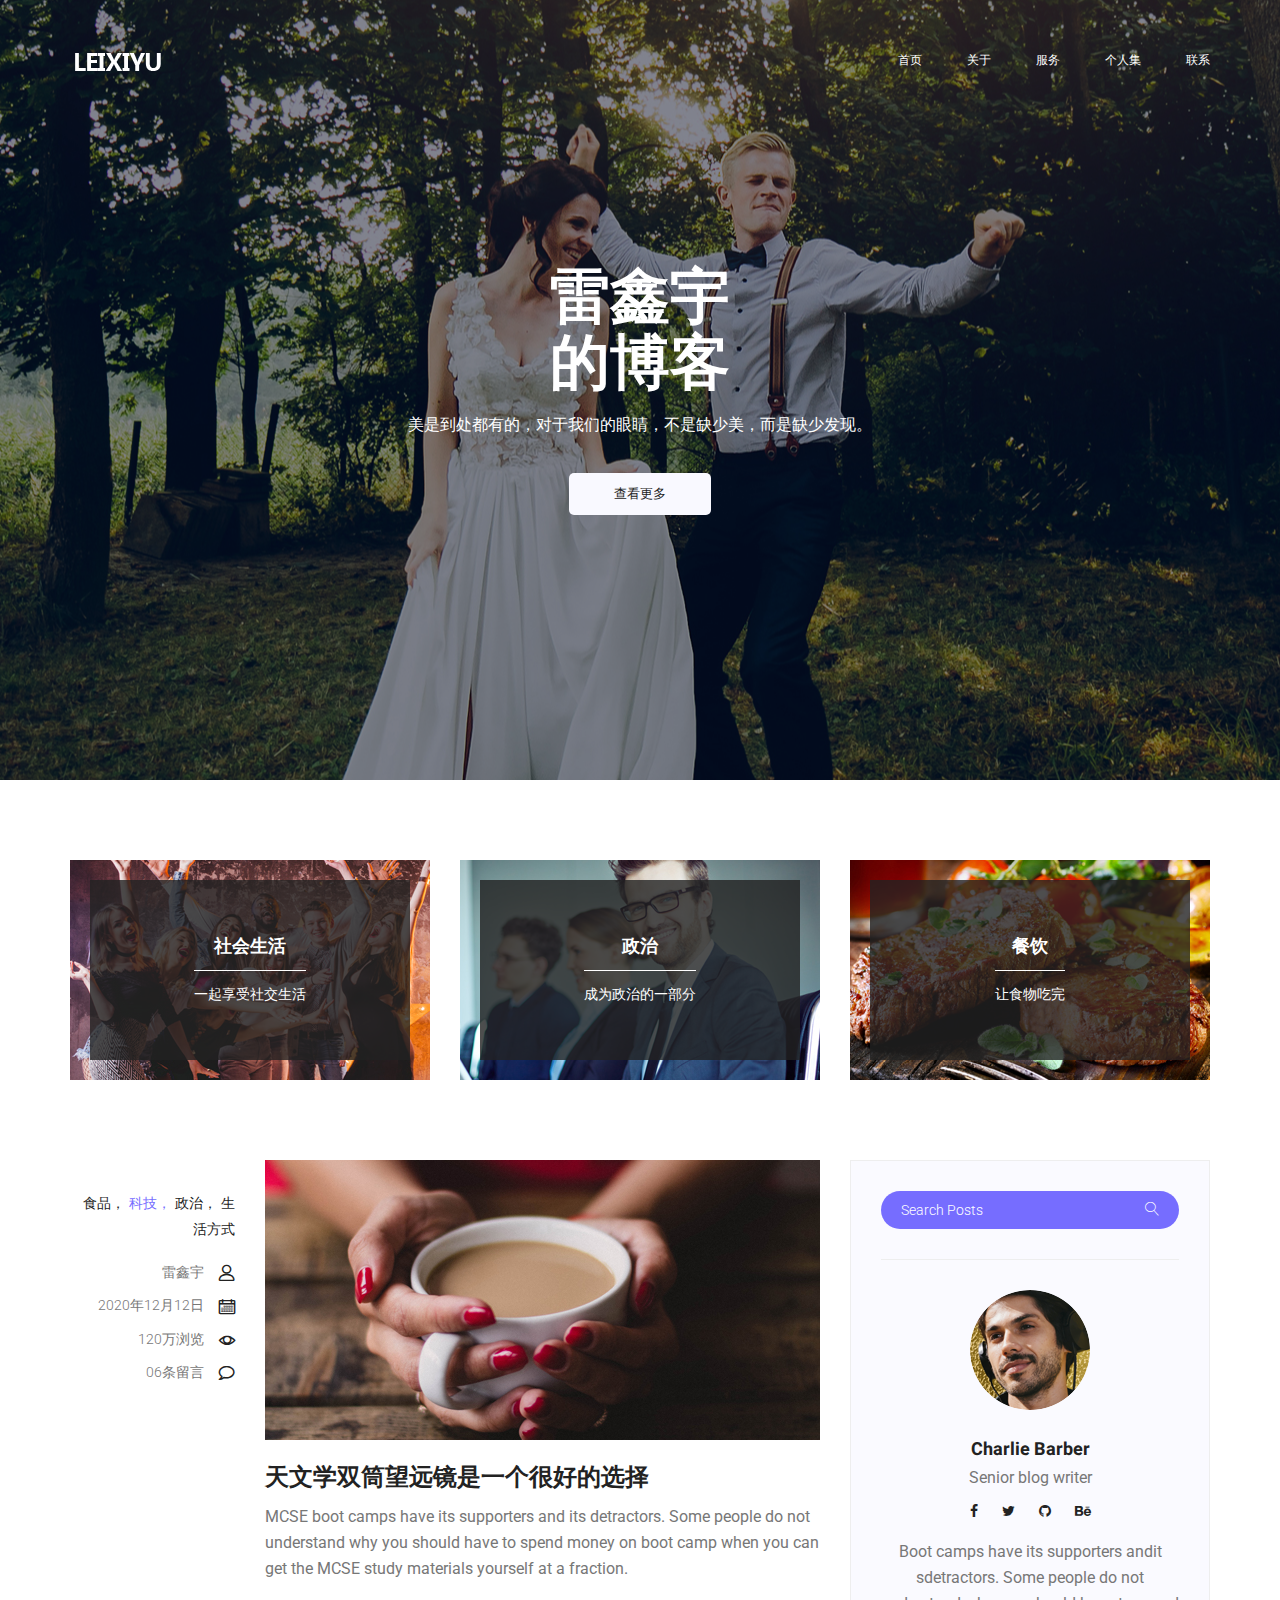
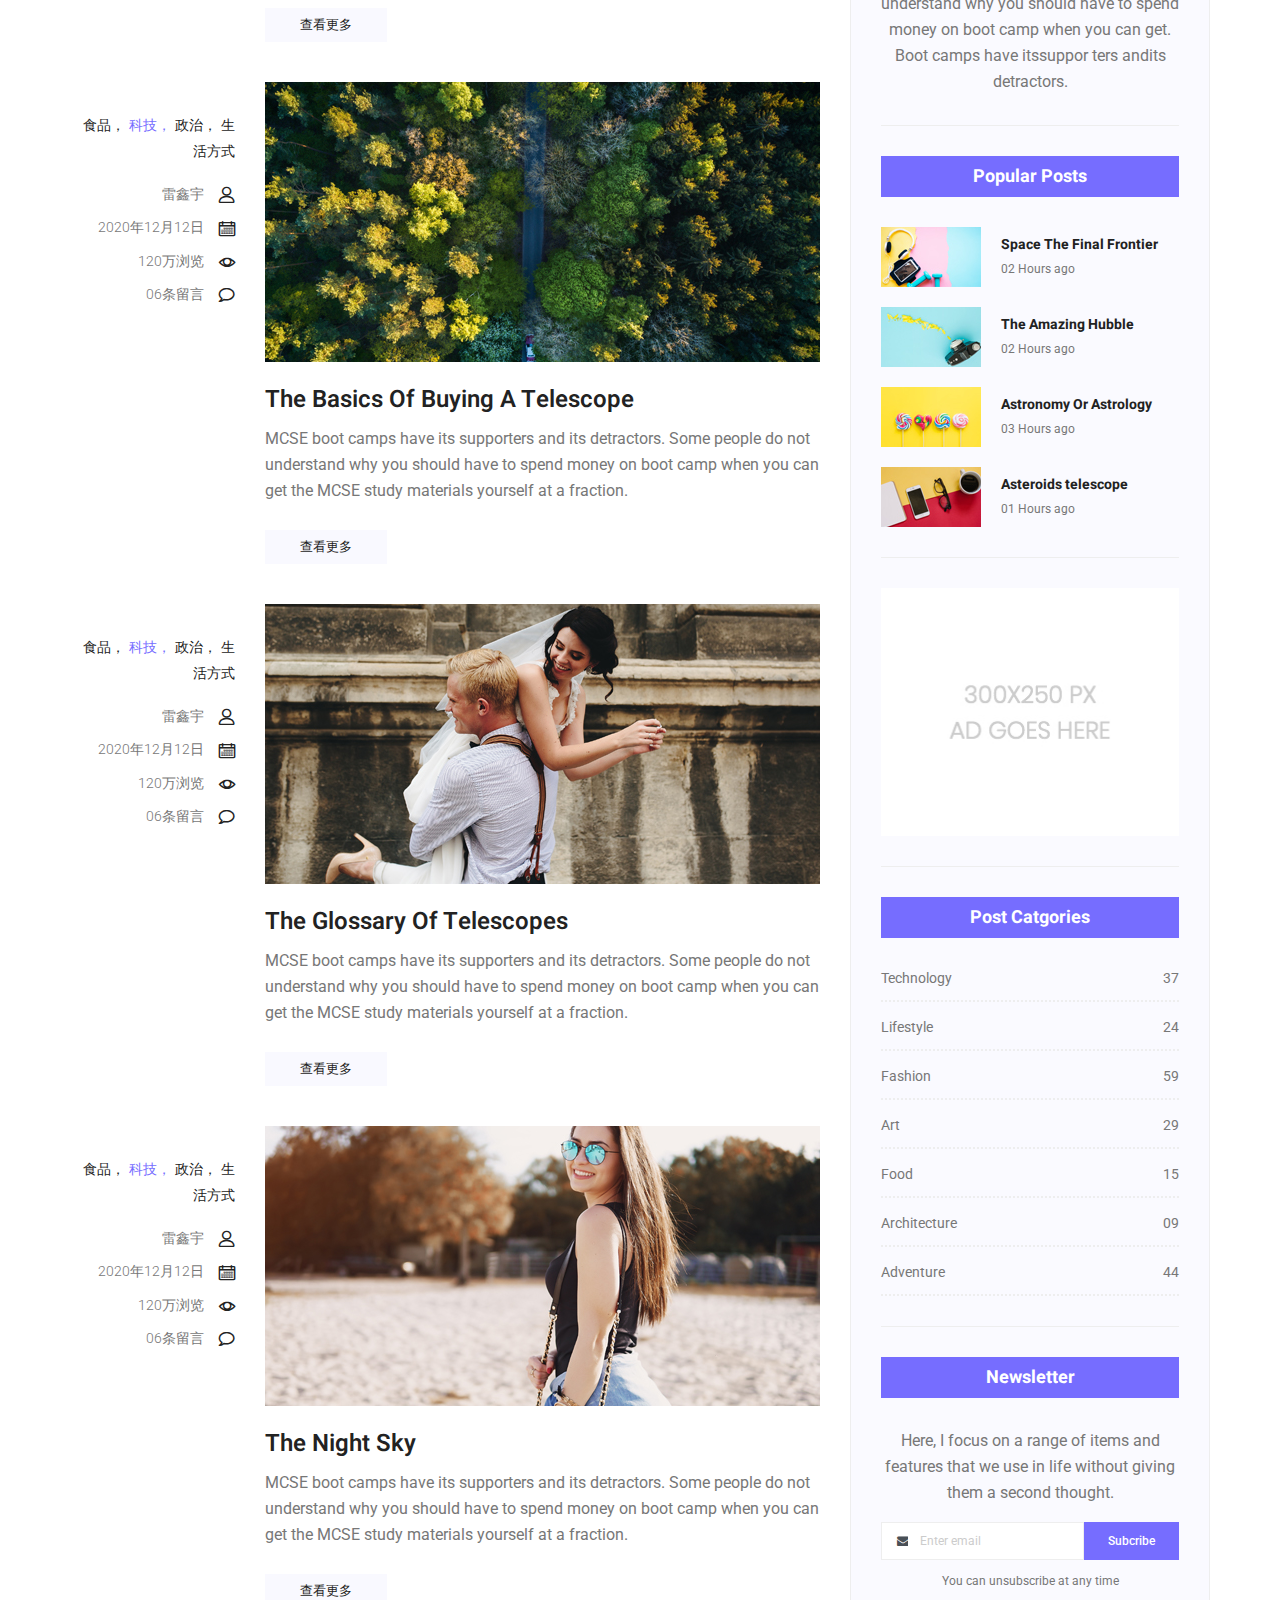
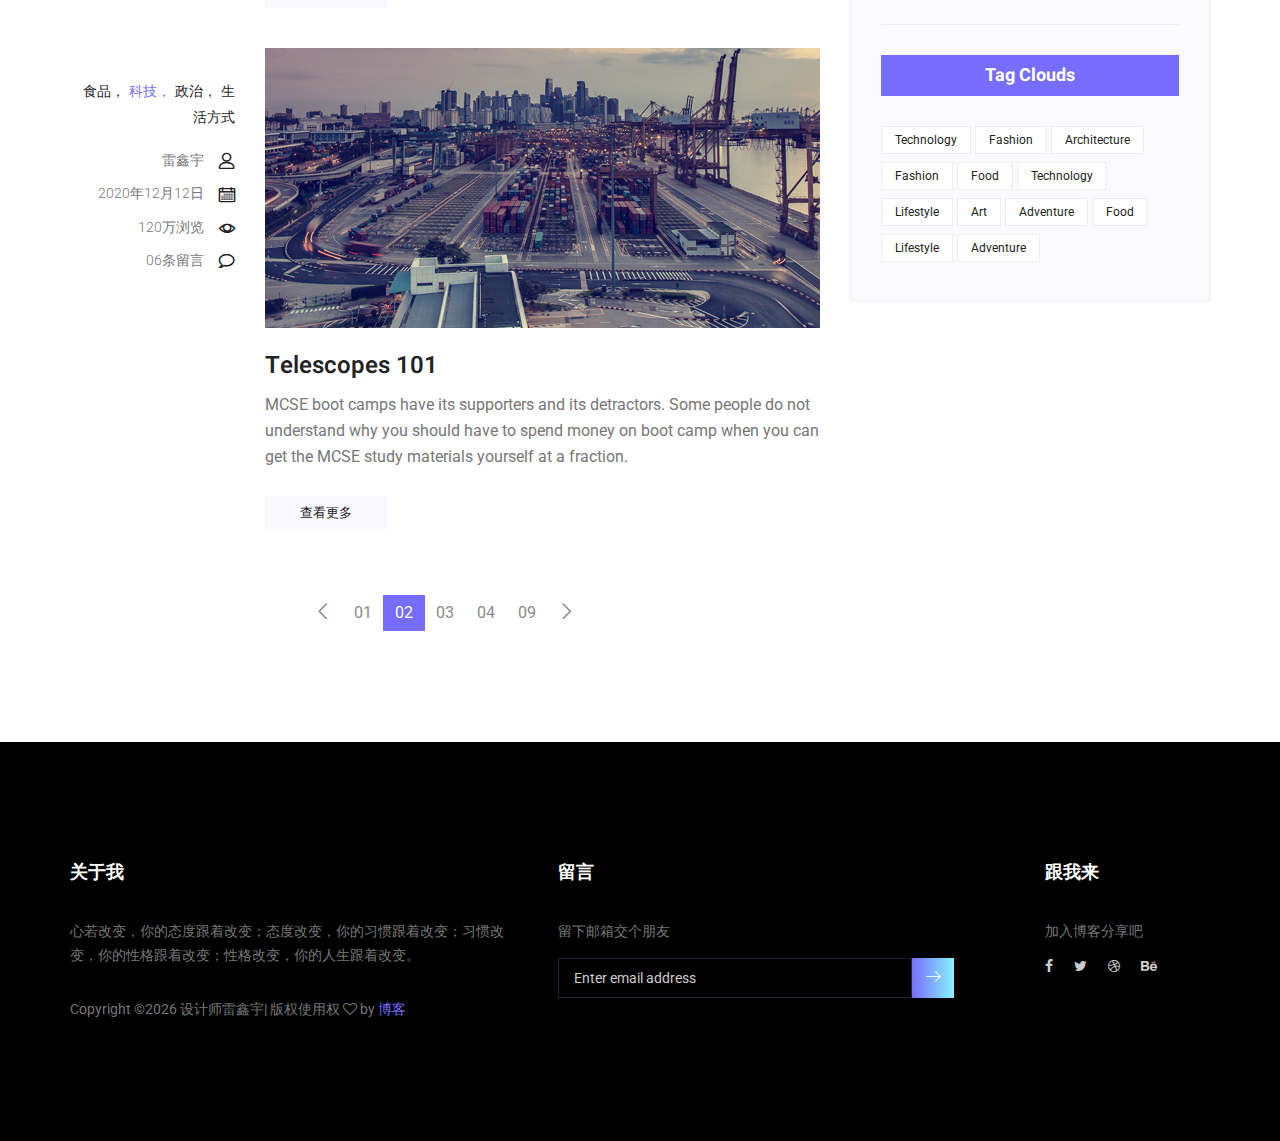
<file: blog.html>
<!doctype html>
<html lang="en">
    <head>
        <!-- Required meta tags -->
        <meta charset="utf-8">
        <meta name="viewport" content="width=device-width, initial-scale=1, shrink-to-fit=no">
        <link rel="icon" href="img/favicon.png" type="image/png">
        <title>雷鑫宇</title>
        <!-- Bootstrap CSS -->
        <link rel="stylesheet" href="css/bootstrap.css">
        <link rel="stylesheet" href="vendors/linericon/style.css">
        <link rel="stylesheet" href="css/font-awesome.min.css">
        <link rel="stylesheet" href="vendors/owl-carousel/owl.carousel.min.css">
        <link rel="stylesheet" href="vendors/lightbox/simpleLightbox.css">
        <link rel="stylesheet" href="vendors/nice-select/css/nice-select.css">
        <link rel="stylesheet" href="vendors/animate-css/animate.css">
        <link rel="stylesheet" href="vendors/popup/magnific-popup.css">
        <!-- main css -->
        <link rel="stylesheet" href="css/style.css">
        <link rel="stylesheet" href="css/responsive.css">
    </head>
    <body>
        
        <!--================Header Menu Area =================-->
        <header class="header_area">
            <div class="main_menu">
            	<nav class="navbar navbar-expand-lg navbar-light">
        			<div class="container box_1620">
        				
        				<a class="navbar-brand logo_h" href="index.html"><img src="img/logo.png" alt=""></a>
        				<button class="navbar-toggler" type="button" data-toggle="collapse" data-target="#navbarSupportedContent" aria-controls="navbarSupportedContent" aria-expanded="false" aria-label="Toggle navigation">
        					<span class="icon-bar"></span>
        					<span class="icon-bar"></span>
        					<span class="icon-bar"></span>
        				</button>
        				
        				<div class="collapse navbar-collapse offset" id="navbarSupportedContent">
        					<ul class="nav navbar-nav menu_nav ml-auto">
        						<li class="nav-item active"><a class="nav-link" href="index.html">首页</a></li> 
        						<li class="nav-item"><a class="nav-link" href="about-us.html">关于</a></li> 
        						<li class="nav-item"><a class="nav-link" href="services.html">服务</a></li> 
        						<li class="nav-item submenu dropdown">
        							<a href="#" class="nav-link dropdown-toggle" data-toggle="dropdown" role="button" aria-haspopup="true" aria-expanded="false">个人集</a>
        							<ul class="dropdown-menu">
        								<li class="nav-item"><a class="nav-link" href="portfolio.html">作品集</a></li>
        								<!-- <li class="nav-item"><a class="nav-link" href="elements.html">元素</a></li> -->
        							</ul>
        						</li> 
        						<!-- <li class="nav-item submenu dropdown">
        							<a href="#" class="nav-link dropdown-toggle" data-toggle="dropdown" role="button" aria-haspopup="true" aria-expanded="false">博客</a>
        							<ul class="dropdown-menu">
        								<li class="nav-item"><a class="nav-link" href="blog.html">博客</a></li>
        								<li class="nav-item"><a class="nav-link" href="single-blog.html">博客信息</a></li>
        							</ul>
        						</li> -->
        						<li class="nav-item"><a class="nav-link" href="contact.html">联系</a></li>
        					</ul>
        				</div> 
        			</div>
            	</nav>
            </div>
        </header>
        <!--================Header Menu Area =================-->
        
        <!--================Home Banner Area =================-->
        <section class="home_banner_area blog_banner">
            <div class="banner_inner d-flex align-items-center">
            	<div class="overlay bg-parallax" data-stellar-ratio="0.9" data-stellar-vertical-offset="0" data-background=""></div>
				<div class="container">
					<div class="blog_b_text text-center">
						<h2>雷鑫宇<br />的博客</h2>
						<p>美是到处都有的，对于我们的眼睛，不是缺少美，而是缺少发现。</p>
						<a class="white_bg_btn" href="single-blog.html">查看更多</a>
					</div>
				</div>
            </div>
        </section>
        <!--================End Home Banner Area =================-->
        
        <!--================Blog Categorie Area =================-->
        <section class="blog_categorie_area">
            <div class="container">
                <div class="row">
                    <div class="col-lg-4">
                        <div class="categories_post">
                            <img src="img/blog/cat-post/cat-post-3.jpg" alt="post">
                            <div class="categories_details">
                                <div class="categories_text">
                                    <a href="blog-details.html"><h5>社会生活</h5></a>
                                    <div class="border_line"></div>
                                    <p>一起享受社交生活</p>
                                </div>
                            </div>
                        </div>
                    </div>
                    <div class="col-lg-4">
                        <div class="categories_post">
                            <img src="img/blog/cat-post/cat-post-2.jpg" alt="post">
                            <div class="categories_details">
                                <div class="categories_text">
                                    <a href="blog-details.html"><h5>政治</h5></a>
                                    <div class="border_line"></div>
                                    <p>成为政治的一部分</p>
                                </div>
                            </div>
                        </div>
                    </div>
                    <div class="col-lg-4">
                        <div class="categories_post">
                            <img src="img/blog/cat-post/cat-post-1.jpg" alt="post">
                            <div class="categories_details">
                                <div class="categories_text">
                                    <a href="blog-details.html"><h5>餐饮</h5></a>
                                    <div class="border_line"></div>
                                    <p>让食物吃完</p>
                                </div>
                            </div>
                        </div>
                    </div>
                </div>
            </div>
        </section>
        <!--================Blog Categorie Area =================-->
        
        <!--================Blog Area =================-->
        <section class="blog_area">
            <div class="container">
                <div class="row">
                    <div class="col-lg-8">
                        <div class="blog_left_sidebar">
                            <article class="row blog_item">
                               <div class="col-md-3">
                                   <div class="blog_info text-right">
                                        <div class="post_tag">
                                            <a href="#">食品，</a>
                                            <a class="active" href="#">科技，</a>
                                            <a href="#">政治，</a>
                                            <a href="#">生活方式</a>
                                        </div>
                                        <ul class="blog_meta list">
                                            <li><a href="#">雷鑫宇<i class="lnr lnr-user"></i></a></li>
                                            <li><a href="#">2020年12月12日<i class="lnr lnr-calendar-full"></i></a></li>
                                            <li><a href="#">120万浏览<i class="lnr lnr-eye"></i></a></li>
                                            <li><a href="#">06条留言<i class="lnr lnr-bubble"></i></a></li>
                                        </ul>
                                    </div>
                               </div>
                                <div class="col-md-9">
                                    <div class="blog_post">
                                        <img src="img/blog/main-blog/m-blog-1.jpg" alt="">
                                        <div class="blog_details">
                                            <a href="single-blog.html"><h2>天文学双筒望远镜是一个很好的选择</h2></a>
                                            <p>MCSE boot camps have its supporters and its detractors. Some people do not understand why you should have to spend money on boot camp when you can get the MCSE study materials yourself at a fraction.</p>
                                            <a href="single-blog.html" class="white_bg_btn">查看更多</a>
                                        </div>
                                    </div>
                                </div>
                            </article>
                            <article class="row blog_item">
                               <div class="col-md-3">
                                   <div class="blog_info text-right">
                                        <div class="post_tag">
                                            <a href="#">食品，</a>
                                            <a class="active" href="#">科技，</a>
                                            <a href="#">政治，</a>
                                            <a href="#">生活方式</a>
                                        </div>
                                        <ul class="blog_meta list">
                                            <li><a href="#">雷鑫宇<i class="lnr lnr-user"></i></a></li>
                                            <li><a href="#">2020年12月12日<i class="lnr lnr-calendar-full"></i></a></li>
                                            <li><a href="#">120万浏览<i class="lnr lnr-eye"></i></a></li>
                                            <li><a href="#">06条留言<i class="lnr lnr-bubble"></i></a></li>
                                        </ul>
                                    </div>
                               </div>
                                <div class="col-md-9">
                                    <div class="blog_post">
                                        <img src="img/blog/main-blog/m-blog-2.jpg" alt="">
                                        <div class="blog_details">
                                            <a href="single-blog.html"><h2>The Basics Of Buying A Telescope</h2></a>
                                            <p>MCSE boot camps have its supporters and its detractors. Some people do not understand why you should have to spend money on boot camp when you can get the MCSE study materials yourself at a fraction.</p>
                                            <a href="single-blog.html" class="white_bg_btn">查看更多</a>
                                        </div>
                                    </div>
                                </div>
                            </article>
                            <article class="row blog_item">
                               <div class="col-md-3">
                                   <div class="blog_info text-right">
                                        <div class="post_tag">
                                            <a href="#">食品，</a>
                                            <a class="active" href="#">科技，</a>
                                            <a href="#">政治，</a>
                                            <a href="#">生活方式</a>
                                        </div>
                                        <ul class="blog_meta list">
                                            <li><a href="#">雷鑫宇<i class="lnr lnr-user"></i></a></li>
                                            <li><a href="#">2020年12月12日<i class="lnr lnr-calendar-full"></i></a></li>
                                            <li><a href="#">120万浏览<i class="lnr lnr-eye"></i></a></li>
                                            <li><a href="#">06条留言<i class="lnr lnr-bubble"></i></a></li>
                                        </ul>
                                    </div>
                               </div>
                                <div class="col-md-9">
                                    <div class="blog_post">
                                        <img src="img/blog/main-blog/m-blog-3.jpg" alt="">
                                        <div class="blog_details">
                                            <a href="single-blog.html"><h2>The Glossary Of Telescopes</h2></a>
                                            <p>MCSE boot camps have its supporters and its detractors. Some people do not understand why you should have to spend money on boot camp when you can get the MCSE study materials yourself at a fraction.</p>
                                            <a href="single-blog.html" class="white_bg_btn">查看更多</a>
                                        </div>
                                    </div>
                                </div>
                            </article>
                            <article class="row blog_item">
                               <div class="col-md-3">
                                   <div class="blog_info text-right">
                                        <div class="post_tag">
                                            <a href="#">食品，</a>
                                            <a class="active" href="#">科技，</a>
                                            <a href="#">政治，</a>
                                            <a href="#">生活方式</a>
                                        </div>
                                        <ul class="blog_meta list">
                                            <li><a href="#">雷鑫宇<i class="lnr lnr-user"></i></a></li>
                                            <li><a href="#">2020年12月12日<i class="lnr lnr-calendar-full"></i></a></li>
                                            <li><a href="#">120万浏览<i class="lnr lnr-eye"></i></a></li>
                                            <li><a href="#">06条留言<i class="lnr lnr-bubble"></i></a></li>
                                        </ul>
                                    </div>
                               </div>
                                <div class="col-md-9">
                                    <div class="blog_post">
                                        <img src="img/blog/main-blog/m-blog-4.jpg" alt="">
                                        <div class="blog_details">
                                            <a href="single-blog.html"><h2>The Night Sky</h2></a>
                                            <p>MCSE boot camps have its supporters and its detractors. Some people do not understand why you should have to spend money on boot camp when you can get the MCSE study materials yourself at a fraction.</p>
                                            <a href="single-blog.html" class="white_bg_btn">查看更多</a>
                                        </div>
                                    </div>
                                </div>
                            </article>
                            <article class="row blog_item">
                               <div class="col-md-3">
                                   <div class="blog_info text-right">
                                        <div class="post_tag">
                                            <a href="#">食品，</a>
                                            <a class="active" href="#">科技，</a>
                                            <a href="#">政治，</a>
                                            <a href="#">生活方式</a>
                                        </div>
                                        <ul class="blog_meta list">
                                            <li><a href="#">雷鑫宇<i class="lnr lnr-user"></i></a></li>
                                            <li><a href="#">2020年12月12日<i class="lnr lnr-calendar-full"></i></a></li>
                                            <li><a href="#">120万浏览<i class="lnr lnr-eye"></i></a></li>
                                            <li><a href="#">06条留言<i class="lnr lnr-bubble"></i></a></li>
                                        </ul>
                                    </div>
                               </div>
                                <div class="col-md-9">
                                    <div class="blog_post">
                                        <img src="img/blog/main-blog/m-blog-5.jpg" alt="">
                                        <div class="blog_details">
                                            <a href="single-blog.html"><h2>Telescopes 101</h2></a>
                                            <p>MCSE boot camps have its supporters and its detractors. Some people do not understand why you should have to spend money on boot camp when you can get the MCSE study materials yourself at a fraction.</p>
                                            <a href="single-blog.html" class="white_bg_btn">查看更多</a>
                                        </div>
                                    </div>
                                </div>
                            </article>
                            <nav class="blog-pagination justify-content-center d-flex">
		                        <ul class="pagination">
		                            <li class="page-item">
		                                <a href="#" class="page-link" aria-label="Previous">
		                                    <span aria-hidden="true">
		                                        <span class="lnr lnr-chevron-left"></span>
		                                    </span>
		                                </a>
		                            </li>
		                            <li class="page-item"><a href="#" class="page-link">01</a></li>
		                            <li class="page-item active"><a href="#" class="page-link">02</a></li>
		                            <li class="page-item"><a href="#" class="page-link">03</a></li>
		                            <li class="page-item"><a href="#" class="page-link">04</a></li>
		                            <li class="page-item"><a href="#" class="page-link">09</a></li>
		                            <li class="page-item">
		                                <a href="#" class="page-link" aria-label="Next">
		                                    <span aria-hidden="true">
		                                        <span class="lnr lnr-chevron-right"></span>
		                                    </span>
		                                </a>
		                            </li>
		                        </ul>
		                    </nav>
                        </div>
                    </div>
                    <div class="col-lg-4">
                        <div class="blog_right_sidebar">
                            <aside class="single_sidebar_widget search_widget">
                                <div class="input-group">
                                    <input type="text" class="form-control" placeholder="Search Posts">
                                    <span class="input-group-btn">
                                        <button class="btn btn-default" type="button"><i class="lnr lnr-magnifier"></i></button>
                                    </span>
                                </div><!-- /input-group -->
                                <div class="br"></div>
                            </aside>
                            <aside class="single_sidebar_widget author_widget">
                                <img class="author_img rounded-circle" src="img/blog/author.png" alt="">
                                <h4>Charlie Barber</h4>
                                <p>Senior blog writer</p>
                                <div class="social_icon">
                                    <a href="#"><i class="fa fa-facebook"></i></a>
                                    <a href="#"><i class="fa fa-twitter"></i></a>
                                    <a href="#"><i class="fa fa-github"></i></a>
                                    <a href="#"><i class="fa fa-behance"></i></a>
                                </div>
                                <p>Boot camps have its supporters andit sdetractors. Some people do not understand why you should have to spend money on boot camp when you can get. Boot camps have itssuppor ters andits detractors.</p>
                                <div class="br"></div>
                            </aside>
                            <aside class="single_sidebar_widget popular_post_widget">
                                <h3 class="widget_title">Popular Posts</h3>
                                <div class="media post_item">
                                    <img src="img/blog/popular-post/post1.jpg" alt="post">
                                    <div class="media-body">
                                        <a href="blog-details.html"><h3>Space The Final Frontier</h3></a>
                                        <p>02 Hours ago</p>
                                    </div>
                                </div>
                                <div class="media post_item">
                                    <img src="img/blog/popular-post/post2.jpg" alt="post">
                                    <div class="media-body">
                                        <a href="blog-details.html"><h3>The Amazing Hubble</h3></a>
                                        <p>02 Hours ago</p>
                                    </div>
                                </div>
                                <div class="media post_item">
                                    <img src="img/blog/popular-post/post3.jpg" alt="post">
                                    <div class="media-body">
                                        <a href="blog-details.html"><h3>Astronomy Or Astrology</h3></a>
                                        <p>03 Hours ago</p>
                                    </div>
                                </div>
                                <div class="media post_item">
                                    <img src="img/blog/popular-post/post4.jpg" alt="post">
                                    <div class="media-body">
                                        <a href="blog-details.html"><h3>Asteroids telescope</h3></a>
                                        <p>01 Hours ago</p>
                                    </div>
                                </div>
                                <div class="br"></div>
                            </aside>
                            <aside class="single_sidebar_widget ads_widget">
                                <a href="#"><img class="img-fluid" src="img/blog/add.jpg" alt=""></a>
                                <div class="br"></div>
                            </aside>
                            <aside class="single_sidebar_widget post_category_widget">
                                <h4 class="widget_title">Post Catgories</h4>
                                <ul class="list cat-list">
                                    <li>
                                        <a href="#" class="d-flex justify-content-between">
                                            <p>Technology</p>
                                            <p>37</p>
                                        </a>
                                    </li>
                                    <li>
                                        <a href="#" class="d-flex justify-content-between">
                                            <p>Lifestyle</p>
                                            <p>24</p>
                                        </a>
                                    </li>
                                    <li>
                                        <a href="#" class="d-flex justify-content-between">
                                            <p>Fashion</p>
                                            <p>59</p>
                                        </a>
                                    </li>
                                    <li>
                                        <a href="#" class="d-flex justify-content-between">
                                            <p>Art</p>
                                            <p>29</p>
                                        </a>
                                    </li>
                                    <li>
                                        <a href="#" class="d-flex justify-content-between">
                                            <p>Food</p>
                                            <p>15</p>
                                        </a>
                                    </li>
                                    <li>
                                        <a href="#" class="d-flex justify-content-between">
                                            <p>Architecture</p>
                                            <p>09</p>
                                        </a>
                                    </li>
                                    <li>
                                        <a href="#" class="d-flex justify-content-between">
                                            <p>Adventure</p>
                                            <p>44</p>
                                        </a>
                                    </li>															
                                </ul>
                                <div class="br"></div>
                            </aside>
                            <aside class="single-sidebar-widget newsletter_widget">
                                <h4 class="widget_title">Newsletter</h4>
                                <p>
                                Here, I focus on a range of items and features that we use in life without
                                giving them a second thought.
                                </p>
                                <div class="form-group d-flex flex-row">
                                    <div class="input-group">
                                        <div class="input-group-prepend">
                                            <div class="input-group-text"><i class="fa fa-envelope" aria-hidden="true"></i></div>
                                        </div>
                                        <input type="text" class="form-control" id="inlineFormInputGroup" placeholder="Enter email" onfocus="this.placeholder = ''" onblur="this.placeholder = 'Enter email'">
                                    </div>
                                    <a href="#" class="bbtns">Subcribe</a>
                                </div>	
                                <p class="text-bottom">You can unsubscribe at any time</p>	
                                <div class="br"></div>							
                            </aside>
                            <aside class="single-sidebar-widget tag_cloud_widget">
                                <h4 class="widget_title">Tag Clouds</h4>
                                <ul class="list">
                                    <li><a href="#">Technology</a></li>
                                    <li><a href="#">Fashion</a></li>
                                    <li><a href="#">Architecture</a></li>
                                    <li><a href="#">Fashion</a></li>
                                    <li><a href="#">Food</a></li>
                                    <li><a href="#">Technology</a></li>
                                    <li><a href="#">Lifestyle</a></li>
                                    <li><a href="#">Art</a></li>
                                    <li><a href="#">Adventure</a></li>
                                    <li><a href="#">Food</a></li>
                                    <li><a href="#">Lifestyle</a></li>
                                    <li><a href="#">Adventure</a></li>
                                </ul>
                            </aside>
                        </div>
                    </div>
                </div>
            </div>
        </section>
        <!--================Blog Area =================-->
        
        <!--================Footer Area =================-->
<footer class="footer_area p_120">
        	<div class="container">
        		<div class="row footer_inner">
        			<div class="col-lg-5 col-sm-6">
        				<aside class="f_widget ab_widget">
        					<div class="f_title">
        						<h3>关于我</h3>
        					</div>
        					<p>心若改变，你的态度跟着改变；态度改变，你的习惯跟着改变；习惯改变，你的性格跟着改变；性格改变，你的人生跟着改变。</p>
        					<p><!-- Link back to Colorlib can't be removed. Template is licensed under CC BY 3.0. -->
Copyright &copy;<script>document.write(new Date().getFullYear());</script> 设计师雷鑫宇| 版权使用权 <i class="fa fa-heart-o" aria-hidden="true"></i> by <a href="https://www.zcool.com.cn/" target="_blank">博客</a>
<!-- Link back to Colorlib can't be removed. Template is licensed under CC BY 3.0. --></p>
        				</aside>
        			</div>
        			<div class="col-lg-5 col-sm-6">
        				<aside class="f_widget news_widget">
        					<div class="f_title">
        						<h3>留言</h3>
        					</div>
        					<p>留下邮箱交个朋友</p>
        					<div id="mc_embed_signup">
                                <form target="_blank" action="https://spondonit.us12.list-manage.com/subscribe/post?u=1462626880ade1ac87bd9c93a&amp;id=92a4423d01" method="get" class="subscribe_form relative">
                                	<div class="input-group d-flex flex-row">
                                        <input name="EMAIL" placeholder="Enter email address" onfocus="this.placeholder = ''" onblur="this.placeholder = 'Email Address '" required="" type="email">
                                        <button class="btn sub-btn"><span class="lnr lnr-arrow-right"></span></button>		
                                    </div>				
                                    <div class="mt-10 info"></div>
                                </form>
                            </div>
        				</aside>
        			</div>
        			<div class="col-lg-2">
        				<aside class="f_widget social_widget">
        					<div class="f_title">
        						<h3>跟我来</h3>
        					</div>
        					<p>加入博客分享吧</p>
        					<ul class="list">
        						<li><a href="#"><i class="fa fa-facebook"></i></a></li>
        						<li><a href="#"><i class="fa fa-twitter"></i></a></li>
        						<li><a href="#"><i class="fa fa-dribbble"></i></a></li>
        						<li><a href="#"><i class="fa fa-behance"></i></a></li>
        					</ul>
        				</aside>
        			</div>
        		</div>
        	</div>
        </footer>
        
        <!--================End Footer Area =================-->
        
        
        
        
        <!-- Optional JavaScript -->
        <!-- jQuery first, then Popper.js, then Bootstrap JS -->
        <script src="js/jquery-3.3.1.min.js"></script>
        <script src="js/popper.js"></script>
        <script src="js/bootstrap.min.js"></script>
        <script src="js/stellar.js"></script>
        <script src="vendors/lightbox/simpleLightbox.min.js"></script>
        <script src="vendors/nice-select/js/jquery.nice-select.min.js"></script>
        <script src="vendors/isotope/imagesloaded.pkgd.min.js"></script>
        <script src="vendors/isotope/isotope.pkgd.min.js"></script>
        <script src="vendors/owl-carousel/owl.carousel.min.js"></script>
        <script src="vendors/popup/jquery.magnific-popup.min.js"></script>
        <script src="js/jquery.ajaxchimp.min.js"></script>
        <script src="vendors/counter-up/jquery.waypoints.min.js"></script>
        <script src="vendors/counter-up/jquery.counterup.min.js"></script>
        <script src="js/mail-script.js"></script>
        <script src="js/theme.js"></script>
    </body>
</html>
</file>
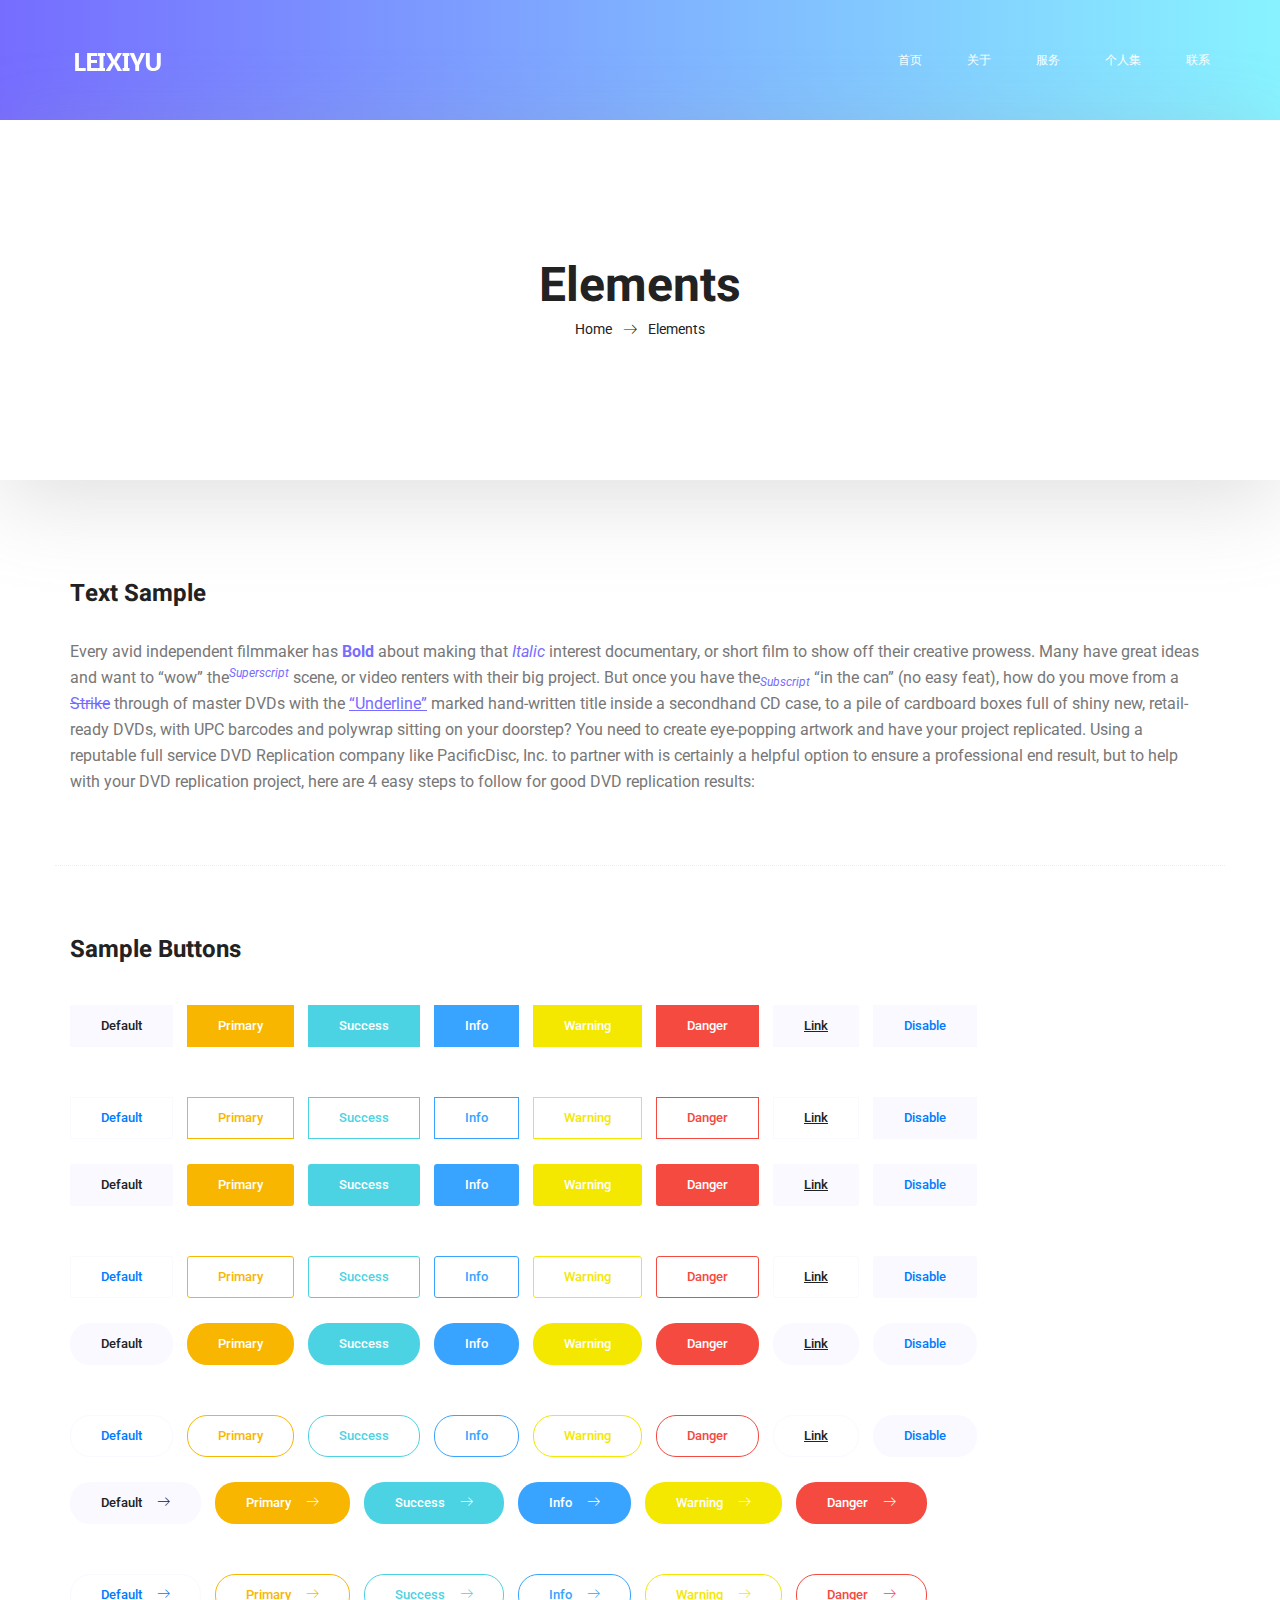
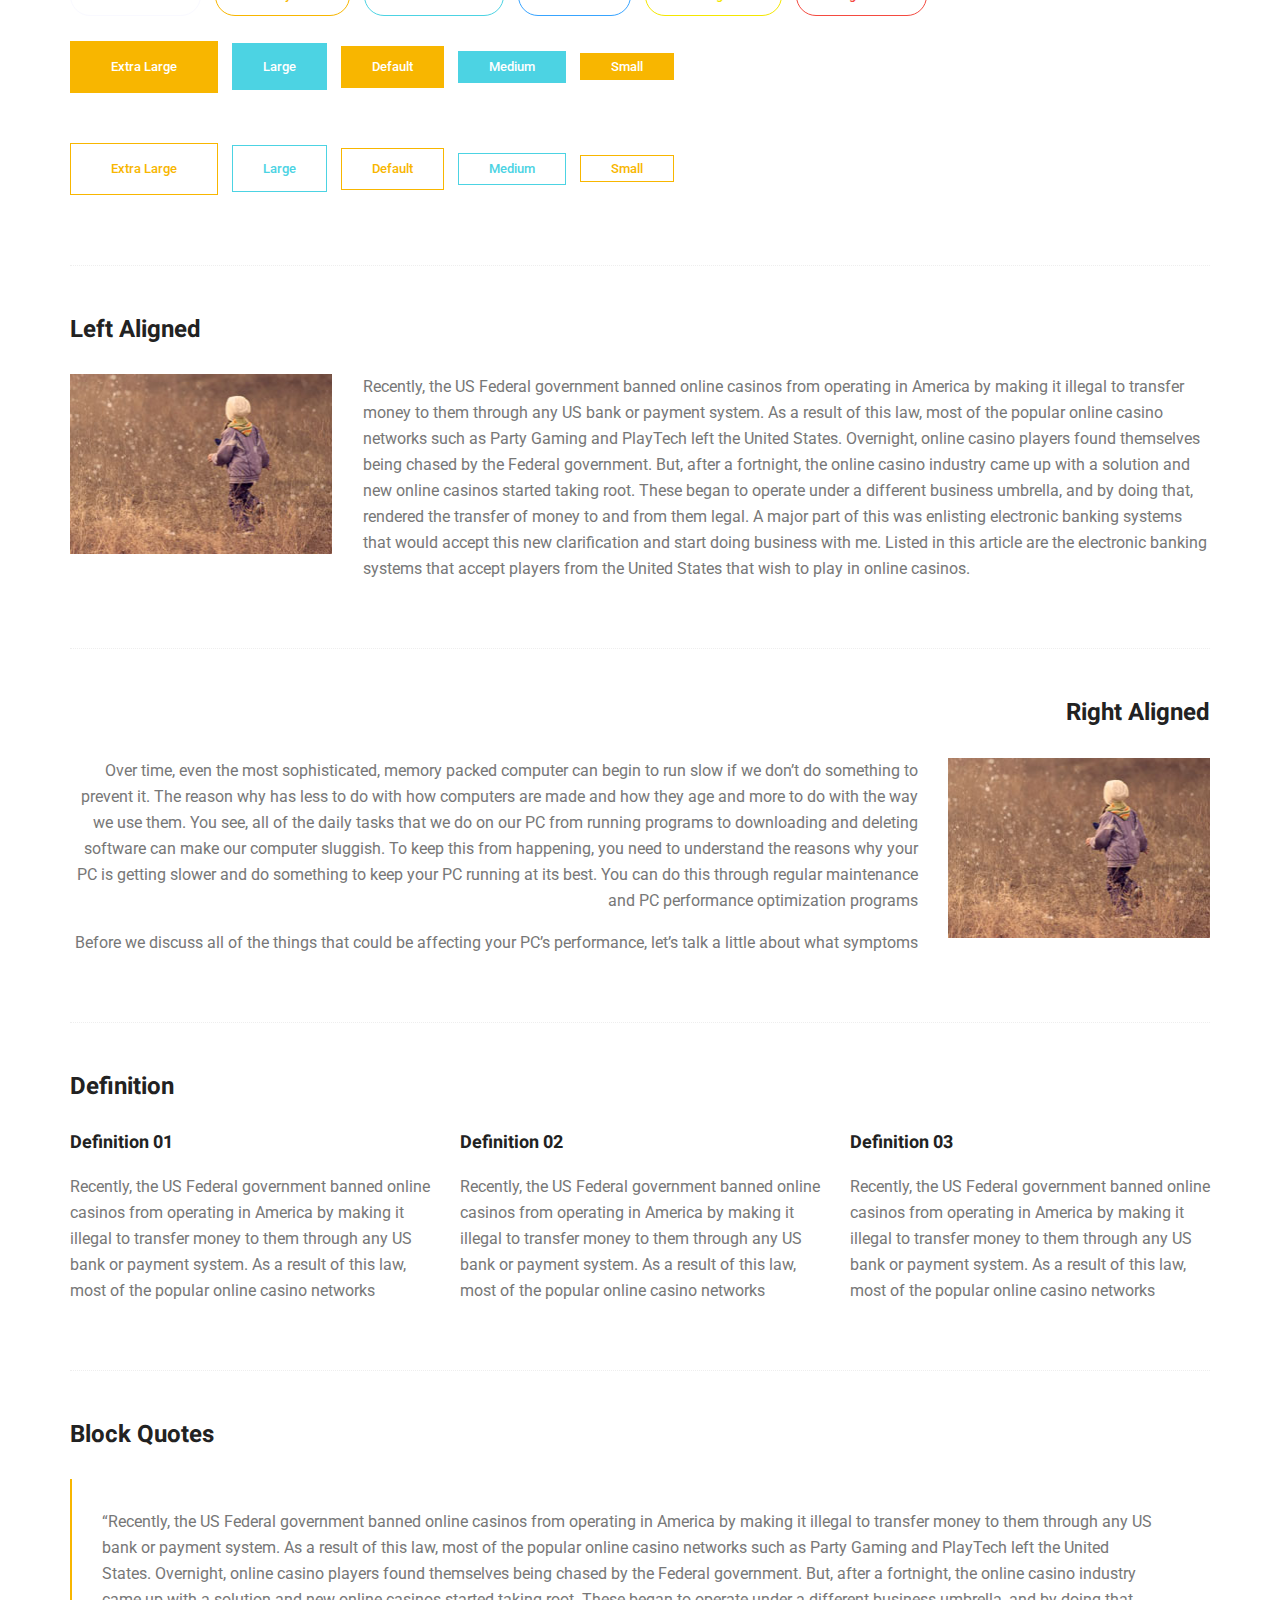
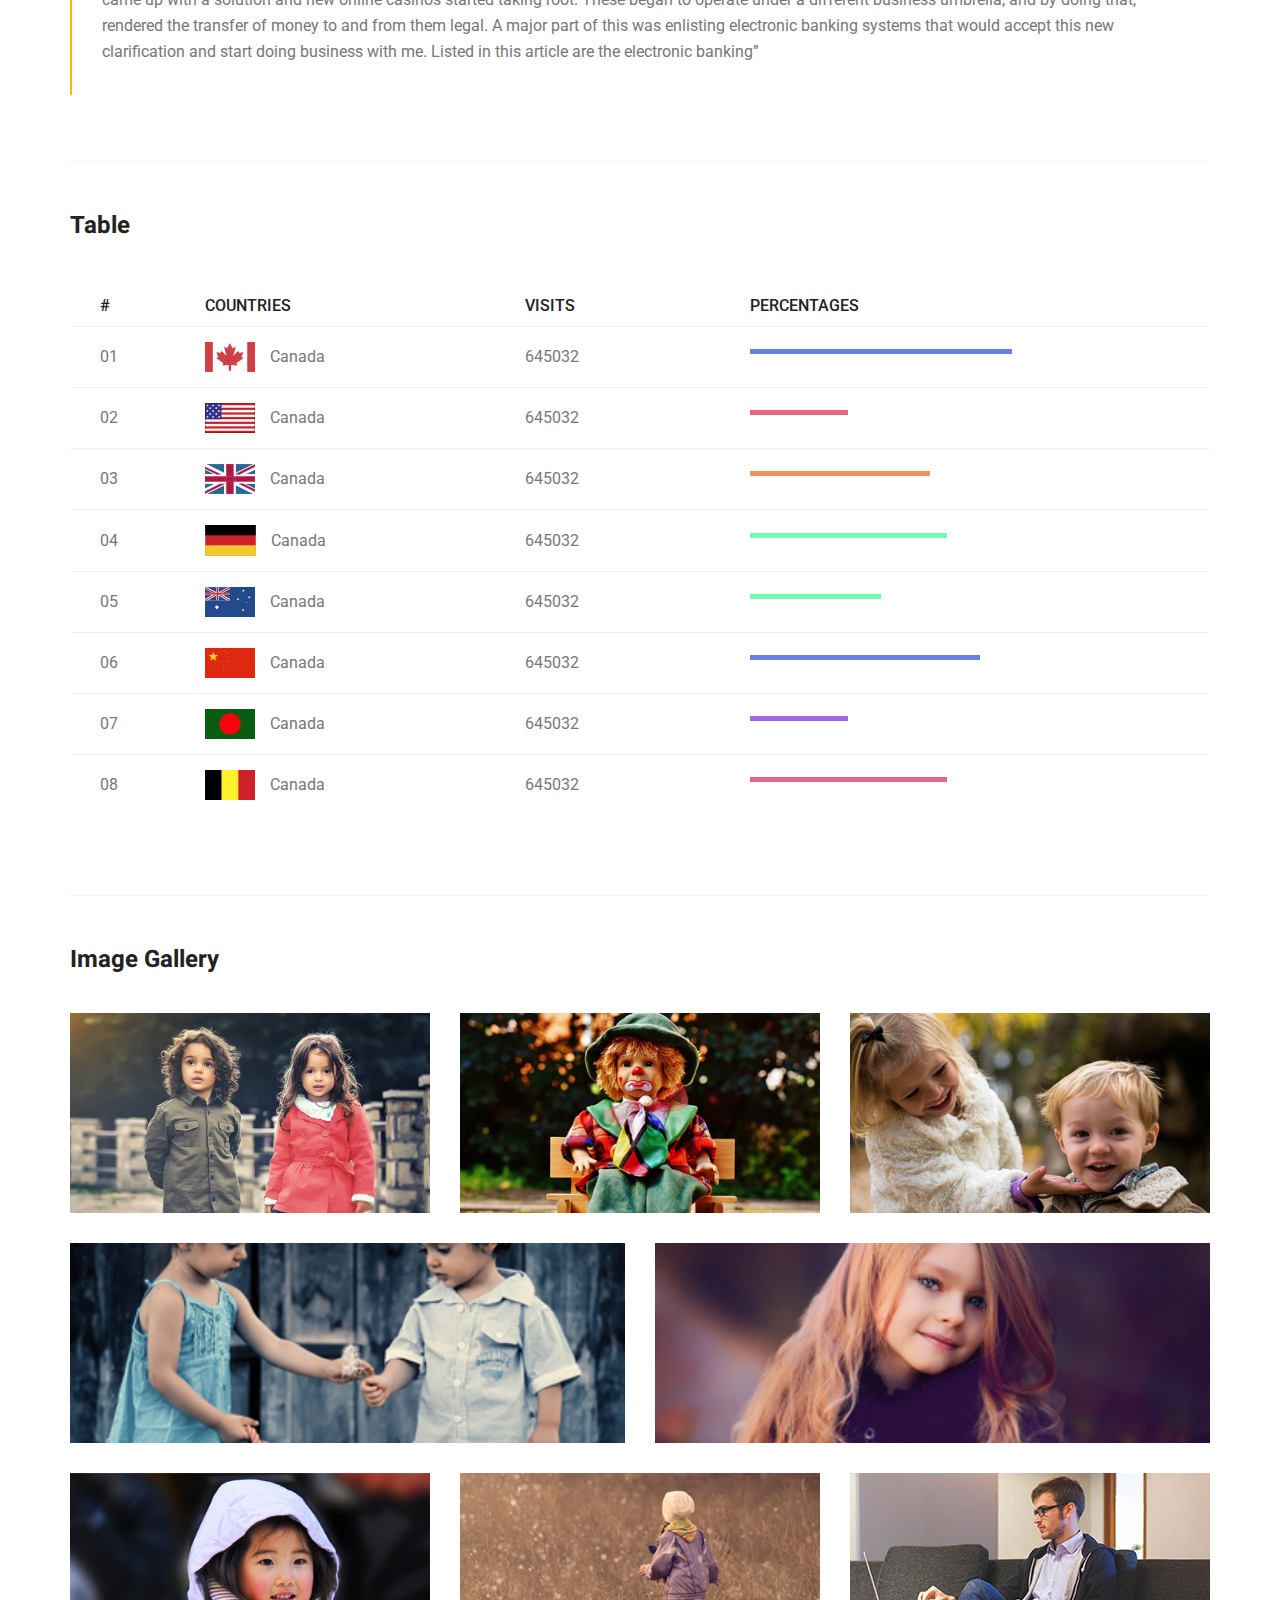
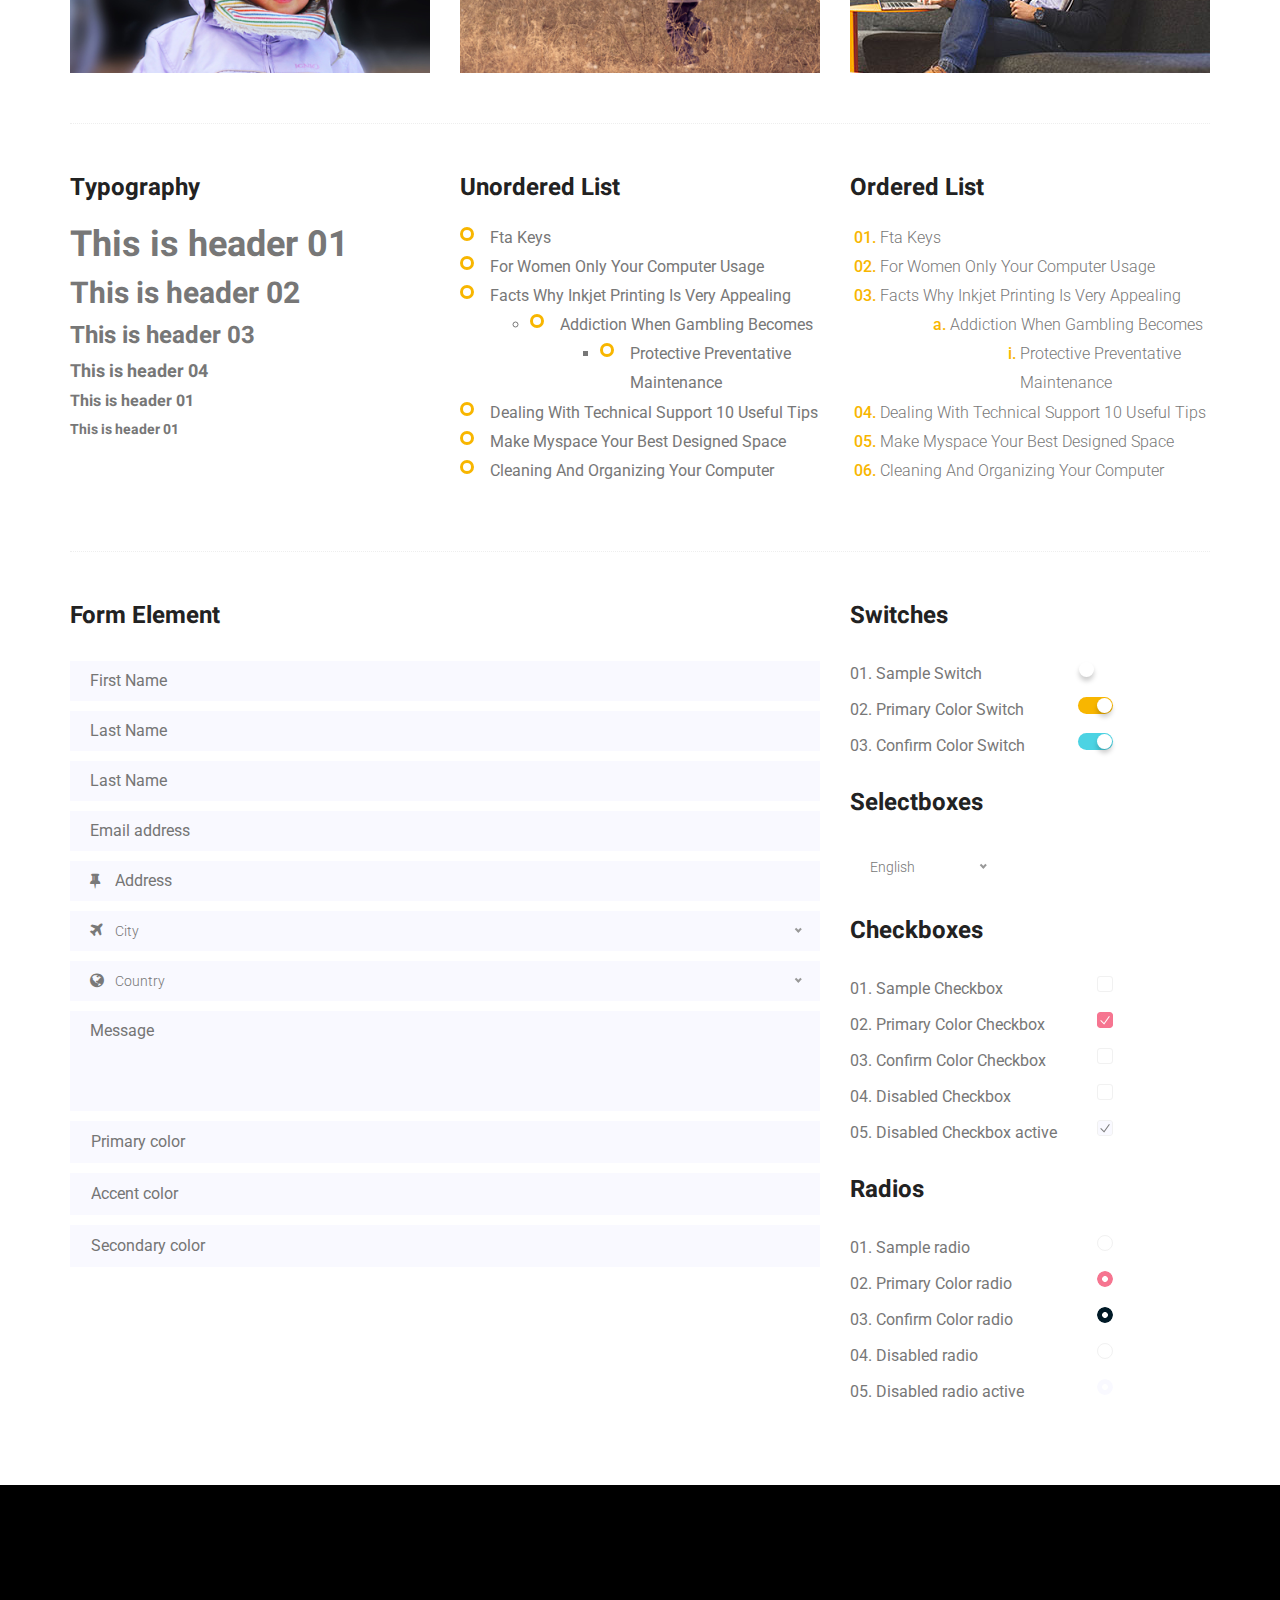
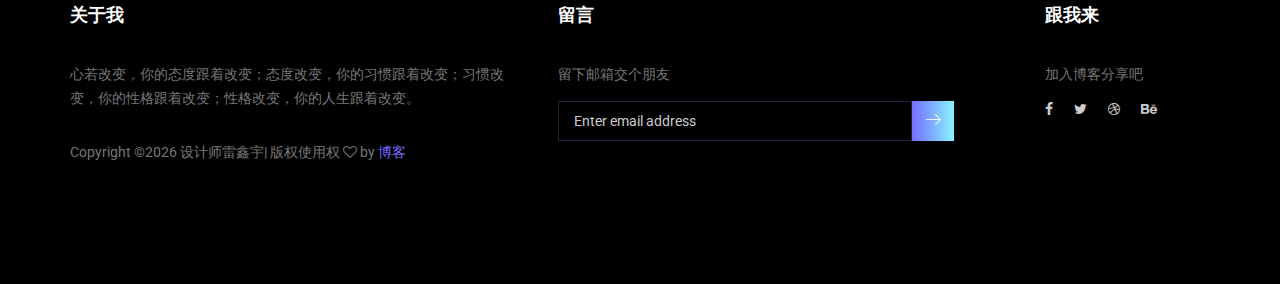
<file: elements.html>
<!doctype html>
<html lang="en">
    <head>
        <!-- Required meta tags -->
        <meta charset="utf-8">
        <meta name="viewport" content="width=device-width, initial-scale=1, shrink-to-fit=no">
        <link rel="icon" href="img/favicon.png" type="image/png">
        <title>雷鑫宇</title>
        <!-- Bootstrap CSS -->
        <link rel="stylesheet" href="css/bootstrap.css">
        <link rel="stylesheet" href="vendors/linericon/style.css">
        <link rel="stylesheet" href="css/font-awesome.min.css">
        <link rel="stylesheet" href="vendors/owl-carousel/owl.carousel.min.css">
        <link rel="stylesheet" href="vendors/lightbox/simpleLightbox.css">
        <link rel="stylesheet" href="vendors/nice-select/css/nice-select.css">
        <link rel="stylesheet" href="vendors/animate-css/animate.css">
        <link rel="stylesheet" href="vendors/popup/magnific-popup.css">
        <!-- main css -->
        <link rel="stylesheet" href="css/style.css">
        <link rel="stylesheet" href="css/responsive.css">
    </head>
    <body>
        
        <!--================Header Menu Area =================-->
        <header class="header_area">
            <div class="main_menu">
            	<nav class="navbar navbar-expand-lg navbar-light">
        			<div class="container box_1620">
        				
        				<a class="navbar-brand logo_h" href="index.html"><img src="img/logo.png" alt=""></a>
        				<button class="navbar-toggler" type="button" data-toggle="collapse" data-target="#navbarSupportedContent" aria-controls="navbarSupportedContent" aria-expanded="false" aria-label="Toggle navigation">
        					<span class="icon-bar"></span>
        					<span class="icon-bar"></span>
        					<span class="icon-bar"></span>
        				</button>
        				
        				<div class="collapse navbar-collapse offset" id="navbarSupportedContent">
        					<ul class="nav navbar-nav menu_nav ml-auto">
        						<li class="nav-item active"><a class="nav-link" href="index.html">首页</a></li> 
        						<li class="nav-item"><a class="nav-link" href="about-us.html">关于</a></li> 
        						<li class="nav-item"><a class="nav-link" href="services.html">服务</a></li> 
        						<li class="nav-item submenu dropdown">
        							<a href="#" class="nav-link dropdown-toggle" data-toggle="dropdown" role="button" aria-haspopup="true" aria-expanded="false">个人集</a>
        							<ul class="dropdown-menu">
        								<li class="nav-item"><a class="nav-link" href="portfolio.html">作品集</a></li>
        								<!-- <li class="nav-item"><a class="nav-link" href="elements.html">元素</a></li> -->
        							</ul>
        						</li> 
        						<!-- <li class="nav-item submenu dropdown">
        							<a href="#" class="nav-link dropdown-toggle" data-toggle="dropdown" role="button" aria-haspopup="true" aria-expanded="false">博客</a>
        							<ul class="dropdown-menu">
        								<li class="nav-item"><a class="nav-link" href="blog.html">博客</a></li>
        								<li class="nav-item"><a class="nav-link" href="single-blog.html">博客信息</a></li>
        							</ul>
        						</li> -->
        						<li class="nav-item"><a class="nav-link" href="contact.html">联系</a></li>
        					</ul>
        				</div> 
        			</div>
            	</nav>
            </div>
        </header>
        <!--================Header Menu Area =================-->
        
        <!--================Home Banner Area =================-->
        <section class="banner_area">
            <div class="box_1620">
				<div class="banner_inner d-flex align-items-center">
					<div class="container">
						<div class="banner_content text-center">
							<h2>Elements</h2>
							<div class="page_link">
								<a href="index.html">Home</a>
								<a href="elements.html">Elements</a>
							</div>
						</div>
					</div>
				</div>
            </div>
        </section>
        <!--================End Home Banner Area =================-->
        
        
        <!-- Start Sample Area -->
			<section class="sample-text-area">
				<div class="container">
					<h3 class="text-heading title_color">Text Sample</h3>
					<p class="sample-text">
						Every avid independent filmmaker has <b>Bold</b> about making that <i>Italic</i> interest documentary, or short film to show off their creative prowess. Many have great ideas and want to “wow” the<sup>Superscript</sup> scene, or video renters with their big project.  But once you have the<sub>Subscript</sub> “in the can” (no easy feat), how do you move from a <del>Strike</del> through of master DVDs with the <u>“Underline”</u> marked hand-written title inside a secondhand CD case, to a pile of cardboard boxes full of shiny new, retail-ready DVDs, with UPC barcodes and polywrap sitting on your doorstep?  You need to create eye-popping artwork and have your project replicated. Using a reputable full service DVD Replication company like PacificDisc, Inc. to partner with is certainly a helpful option to ensure a professional end result, but to help with your DVD replication project, here are 4 easy steps to follow for good DVD replication results: 

					</p>
				</div>
			</section>
			<!-- End Sample Area -->
			<!-- Start Button -->
			<section class="button-area">
				<div class="container border-top-generic">
					<h3 class="text-heading title_color">Sample Buttons</h3>
					<div class="button-group-area">
						<a href="#" class="genric-btn default">Default</a>
						<a href="#" class="genric-btn primary">Primary</a>
						<a href="#" class="genric-btn success">Success</a>
						<a href="#" class="genric-btn info">Info</a>
						<a href="#" class="genric-btn warning">Warning</a>
						<a href="#" class="genric-btn danger">Danger</a>
						<a href="#" class="genric-btn link">Link</a>
						<a href="#" class="genric-btn disable">Disable</a>
					</div>
					<div class="button-group-area mt-10">
						<a href="#" class="genric-btn default-border">Default</a>
						<a href="#" class="genric-btn primary-border">Primary</a>
						<a href="#" class="genric-btn success-border">Success</a>
						<a href="#" class="genric-btn info-border">Info</a>
						<a href="#" class="genric-btn warning-border">Warning</a>
						<a href="#" class="genric-btn danger-border">Danger</a>
						<a href="#" class="genric-btn link-border">Link</a>
						<a href="#" class="genric-btn disable">Disable</a>
					</div>
					<div class="button-group-area mt-40">
						<a href="#" class="genric-btn default radius">Default</a>
						<a href="#" class="genric-btn primary radius">Primary</a>
						<a href="#" class="genric-btn success radius">Success</a>
						<a href="#" class="genric-btn info radius">Info</a>
						<a href="#" class="genric-btn warning radius">Warning</a>
						<a href="#" class="genric-btn danger radius">Danger</a>
						<a href="#" class="genric-btn link radius">Link</a>
						<a href="#" class="genric-btn disable radius">Disable</a>
					</div>
					<div class="button-group-area mt-10">
						<a href="#" class="genric-btn default-border radius">Default</a>
						<a href="#" class="genric-btn primary-border radius">Primary</a>
						<a href="#" class="genric-btn success-border radius">Success</a>
						<a href="#" class="genric-btn info-border radius">Info</a>
						<a href="#" class="genric-btn warning-border radius">Warning</a>
						<a href="#" class="genric-btn danger-border radius">Danger</a>
						<a href="#" class="genric-btn link-border radius">Link</a>
						<a href="#" class="genric-btn disable radius">Disable</a>
					</div>
					<div class="button-group-area mt-40">
						<a href="#" class="genric-btn default circle">Default</a>
						<a href="#" class="genric-btn primary circle">Primary</a>
						<a href="#" class="genric-btn success circle">Success</a>
						<a href="#" class="genric-btn info circle">Info</a>
						<a href="#" class="genric-btn warning circle">Warning</a>
						<a href="#" class="genric-btn danger circle">Danger</a>
						<a href="#" class="genric-btn link circle">Link</a>
						<a href="#" class="genric-btn disable circle">Disable</a>
					</div>
					<div class="button-group-area mt-10">
						<a href="#" class="genric-btn default-border circle">Default</a>
						<a href="#" class="genric-btn primary-border circle">Primary</a>
						<a href="#" class="genric-btn success-border circle">Success</a>
						<a href="#" class="genric-btn info-border circle">Info</a>
						<a href="#" class="genric-btn warning-border circle">Warning</a>
						<a href="#" class="genric-btn danger-border circle">Danger</a>
						<a href="#" class="genric-btn link-border circle">Link</a>
						<a href="#" class="genric-btn disable circle">Disable</a>
					</div>
					<div class="button-group-area mt-40">
						<a href="#" class="genric-btn default circle arrow">Default<span class="lnr lnr-arrow-right"></span></a>
						<a href="#" class="genric-btn primary circle arrow">Primary<span class="lnr lnr-arrow-right"></span></a>
						<a href="#" class="genric-btn success circle arrow">Success<span class="lnr lnr-arrow-right"></span></a>
						<a href="#" class="genric-btn info circle arrow">Info<span class="lnr lnr-arrow-right"></span></a>
						<a href="#" class="genric-btn warning circle arrow">Warning<span class="lnr lnr-arrow-right"></span></a>
						<a href="#" class="genric-btn danger circle arrow">Danger<span class="lnr lnr-arrow-right"></span></a>
					</div>
					<div class="button-group-area mt-10">
						<a href="#" class="genric-btn default-border circle arrow">Default<span class="lnr lnr-arrow-right"></span></a>
						<a href="#" class="genric-btn primary-border circle arrow">Primary<span class="lnr lnr-arrow-right"></span></a>
						<a href="#" class="genric-btn success-border circle arrow">Success<span class="lnr lnr-arrow-right"></span></a>
						<a href="#" class="genric-btn info-border circle arrow">Info<span class="lnr lnr-arrow-right"></span></a>
						<a href="#" class="genric-btn warning-border circle arrow">Warning<span class="lnr lnr-arrow-right"></span></a>
						<a href="#" class="genric-btn danger-border circle arrow">Danger<span class="lnr lnr-arrow-right"></span></a>
					</div>
					<div class="button-group-area mt-40">
						<a href="#" class="genric-btn primary e-large">Extra Large</a>
						<a href="#" class="genric-btn success large">Large</a>
						<a href="#" class="genric-btn primary">Default</a>
						<a href="#" class="genric-btn success medium">Medium</a>
						<a href="#" class="genric-btn primary small">Small</a>
					</div>
					<div class="button-group-area mt-10">
						<a href="#" class="genric-btn primary-border e-large">Extra Large</a>
						<a href="#" class="genric-btn success-border large">Large</a>
						<a href="#" class="genric-btn primary-border">Default</a>
						<a href="#" class="genric-btn success-border medium">Medium</a>
						<a href="#" class="genric-btn primary-border small">Small</a>
					</div>
				</div>
			</section>
			<!-- End Button -->
			<!-- Start Align Area -->
			<div class="whole-wrap">
				<div class="container">
					<div class="section-top-border">
						<h3 class="mb-30 title_color">Left Aligned</h3>
						<div class="row">
							<div class="col-md-3">
								<img src="img/elements/d.jpg" alt="" class="img-fluid">
							</div>
							<div class="col-md-9 mt-sm-20 left-align-p">
								<p>Recently, the US Federal government banned online casinos from operating in America by making it illegal to transfer money to them through any US bank or payment system. As a result of this law, most of the popular online casino networks such as Party Gaming and PlayTech left the United States. Overnight, online casino players found themselves being chased by the Federal government. But, after a fortnight, the online casino industry came up with a solution and new online casinos started taking root. These began to operate under a different business umbrella, and by doing that, rendered the transfer of money to and from them legal. A major part of this was enlisting electronic banking systems that would accept this new clarification and start doing business with me. Listed in this article are the electronic banking systems that accept players from the United States that wish to play in online casinos.</p>
							</div>
						</div>
					</div>
					<div class="section-top-border text-right">
						<h3 class="mb-30 title_color">Right Aligned</h3>
						<div class="row">
							<div class="col-md-9">
								<p class="text-right">Over time, even the most sophisticated, memory packed computer can begin to run slow if we don’t do something to prevent it. The reason why has less to do with how computers are made and how they age and more to do with the way we use them. You see, all of the daily tasks that we do on our PC from running programs to downloading and deleting software can make our computer sluggish. To keep this from happening, you need to understand the reasons why your PC is getting slower and do something to keep your PC running at its best. You can do this through regular maintenance and PC performance optimization programs</p>
								<p class="text-right">Before we discuss all of the things that could be affecting your PC’s performance, let’s talk a little about what symptoms</p>
							</div>
							<div class="col-md-3">
								<img src="img/elements/d.jpg" alt="" class="img-fluid">
							</div>
						</div>
					</div>
					<div class="section-top-border">
						<h3 class="mb-30 title_color">Definition</h3>
						<div class="row">
							<div class="col-md-4">
								<div class="single-defination">
									<h4 class="mb-20">Definition 01</h4>
									<p>Recently, the US Federal government banned online casinos from operating in America by making it illegal to transfer money to them through any US bank or payment system. As a result of this law, most of the popular online casino networks</p>
								</div>
							</div>
							<div class="col-md-4">
								<div class="single-defination">
									<h4 class="mb-20">Definition 02</h4>
									<p>Recently, the US Federal government banned online casinos from operating in America by making it illegal to transfer money to them through any US bank or payment system. As a result of this law, most of the popular online casino networks</p>
								</div>
							</div>
							<div class="col-md-4">
								<div class="single-defination">
									<h4 class="mb-20">Definition 03</h4>
									<p>Recently, the US Federal government banned online casinos from operating in America by making it illegal to transfer money to them through any US bank or payment system. As a result of this law, most of the popular online casino networks</p>
								</div>
							</div>
						</div>
					</div>
					<div class="section-top-border">
						<h3 class="mb-30 title_color">Block Quotes</h3>
						<div class="row">
							<div class="col-lg-12">
								<blockquote class="generic-blockquote">
									“Recently, the US Federal government banned online casinos from operating in America by making it illegal to transfer money to them through any US bank or payment system. As a result of this law, most of the popular online casino networks such as Party Gaming and PlayTech left the United States. Overnight, online casino players found themselves being chased by the Federal government. But, after a fortnight, the online casino industry came up with a solution and new online casinos started taking root. These began to operate under a different business umbrella, and by doing that, rendered the transfer of money to and from them legal. A major part of this was enlisting electronic banking systems that would accept this new clarification and start doing business with me. Listed in this article are the electronic banking” 
								</blockquote>
							</div>
						</div>
					</div>
					<div class="section-top-border">
						<h3 class="mb-30 title_color">Table</h3>
						<div class="progress-table-wrap">
							<div class="progress-table">
								<div class="table-head">
									<div class="serial">#</div>
									<div class="country">Countries</div>
									<div class="visit">Visits</div>
									<div class="percentage">Percentages</div>
								</div>
								<div class="table-row">
									<div class="serial">01</div>
									<div class="country"> <img src="img/elements/f1.jpg" alt="flag">Canada</div>
									<div class="visit">645032</div>
									<div class="percentage">
										<div class="progress">
											<div class="progress-bar color-1" role="progressbar" style="width: 80%" aria-valuenow="80" aria-valuemin="0" aria-valuemax="100"></div>
										</div>
									</div>
								</div>
								<div class="table-row">
									<div class="serial">02</div>
									<div class="country"> <img src="img/elements/f2.jpg" alt="flag">Canada</div>
									<div class="visit">645032</div>
									<div class="percentage">
										<div class="progress">
											<div class="progress-bar color-2" role="progressbar" style="width: 30%" aria-valuenow="30" aria-valuemin="0" aria-valuemax="100"></div>
										</div>
									</div>
								</div>
								<div class="table-row">
									<div class="serial">03</div>
									<div class="country"> <img src="img/elements/f3.jpg" alt="flag">Canada</div>
									<div class="visit">645032</div>
									<div class="percentage">
										<div class="progress">
											<div class="progress-bar color-3" role="progressbar" style="width: 55%" aria-valuenow="55" aria-valuemin="0" aria-valuemax="100"></div>
										</div>
									</div>
								</div>
								<div class="table-row">
									<div class="serial">04</div>
									<div class="country"> <img src="img/elements/f4.jpg" alt="flag">Canada</div>
									<div class="visit">645032</div>
									<div class="percentage">
										<div class="progress">
											<div class="progress-bar color-4" role="progressbar" style="width: 60%" aria-valuenow="60" aria-valuemin="0" aria-valuemax="100"></div>
										</div>
									</div>
								</div>
								<div class="table-row">
									<div class="serial">05</div>
									<div class="country"> <img src="img/elements/f5.jpg" alt="flag">Canada</div>
									<div class="visit">645032</div>
									<div class="percentage">
										<div class="progress">
											<div class="progress-bar color-5" role="progressbar" style="width: 40%" aria-valuenow="40" aria-valuemin="0" aria-valuemax="100"></div>
										</div>
									</div>
								</div>
								<div class="table-row">
									<div class="serial">06</div>
									<div class="country"> <img src="img/elements/f6.jpg" alt="flag">Canada</div>
									<div class="visit">645032</div>
									<div class="percentage">
										<div class="progress">
											<div class="progress-bar color-6" role="progressbar" style="width: 70%" aria-valuenow="70" aria-valuemin="0" aria-valuemax="100"></div>
										</div>
									</div>
								</div>
								<div class="table-row">
									<div class="serial">07</div>
									<div class="country"> <img src="img/elements/f7.jpg" alt="flag">Canada</div>
									<div class="visit">645032</div>
									<div class="percentage">
										<div class="progress">
											<div class="progress-bar color-7" role="progressbar" style="width: 30%" aria-valuenow="30" aria-valuemin="0" aria-valuemax="100"></div>
										</div>
									</div>
								</div>
								<div class="table-row">
									<div class="serial">08</div>
									<div class="country"> <img src="img/elements/f8.jpg" alt="flag">Canada</div>
									<div class="visit">645032</div>
									<div class="percentage">
										<div class="progress">
											<div class="progress-bar color-8" role="progressbar" style="width: 60%" aria-valuenow="60" aria-valuemin="0" aria-valuemax="100"></div>
										</div>
									</div>
								</div>
							</div>
						</div>
					</div>
					<div class="section-top-border">
						<h3 class="title_color">Image Gallery</h3>
						<div class="row gallery-item">
							<div class="col-md-4">
								<a href="img/elements/g1.jpg" class="img-gal"><div class="single-gallery-image" style="background: url(img/elements/g1.jpg);"></div></a>
							</div>
							<div class="col-md-4">
								<a href="img/elements/g2.jpg" class="img-gal"><div class="single-gallery-image" style="background: url(img/elements/g2.jpg);"></div></a>
							</div>
							<div class="col-md-4">
								<a href="img/elements/g3.jpg" class="img-gal"><div class="single-gallery-image" style="background: url(img/elements/g3.jpg);"></div></a>
							</div>
							<div class="col-md-6">
								<a href="img/elements/g4.jpg" class="img-gal"><div class="single-gallery-image" style="background: url(img/elements/g4.jpg);"></div></a>
							</div>
							<div class="col-md-6">
								<a href="img/elements/g5.jpg" class="img-gal"><div class="single-gallery-image" style="background: url(img/elements/g5.jpg);"></div></a>
							</div>
							<div class="col-md-4">
								<a href="img/elements/g6.jpg" class="img-gal"><div class="single-gallery-image" style="background: url(img/elements/g6.jpg);"></div></a>
							</div>
							<div class="col-md-4">
								<a href="img/elements/g7.jpg" class="img-gal"><div class="single-gallery-image" style="background: url(img/elements/g7.jpg);"></div></a>
							</div>
							<div class="col-md-4">
								<a href="img/elements/g8.jpg" class="img-gal"><div class="single-gallery-image" style="background: url(img/elements/g8.jpg);"></div></a>
							</div>
						</div>
					</div>
					<div class="section-top-border">
						<div class="row">
							<div class="col-lg-4 col-sm-6 typo-sec">
								<h3 class="mb-20 title_color">Typography</h3>
								<div class="typography">
									<h1 class="typo-list">This is header 01</h1>
									<h2 class="typo-list">This is header 02</h2>
									<h3 class="typo-list">This is header 03</h3>
									<h4 class="typo-list">This is header 04</h4>
									<h5 class="typo-list">This is header 01</h5>
									<h6 class="typo-list">This is header 01</h6>
								</div>
							</div>
							<div class="col-lg-4 col-sm-6 mt-sm-30 typo-sec">
								<h3 class="mb-20 title_color">Unordered List</h3>
								<div class="">
									<ul class="unordered-list">
										<li>Fta Keys</li>
										<li>For Women Only Your Computer Usage</li>
										<li>Facts Why Inkjet Printing Is Very Appealing
											<ul>
												<li>Addiction When Gambling Becomes
													<ul>
														<li>Protective Preventative Maintenance</li>
													</ul>
												</li>
											</ul>
										</li>
										<li>Dealing With Technical Support 10 Useful Tips</li>
										<li>Make Myspace Your Best Designed Space</li>
										<li>Cleaning And Organizing Your Computer</li>
									</ul>
								</div>
							</div>
							<div class="col-lg-4 col-sm-6 mt-sm-30 typo-sec">
								<h3 class="mb-20 title_color">Ordered List</h3>
								<div class="">
									<ol class="ordered-list">
										<li><span>Fta Keys</span></li>
										<li><span>For Women Only Your Computer Usage</span></li>
										<li><span>Facts Why Inkjet Printing Is Very Appealing</span>
											<ol class="ordered-list-alpha">
												<li><span>Addiction When Gambling Becomes</span>
													<ol class="ordered-list-roman">
														<li><span>Protective Preventative Maintenance</span></li>
													</ol>
												</li>
											</ol>
										</li>
										<li><span>Dealing With Technical Support 10 Useful Tips</span></li>
										<li><span>Make Myspace Your Best Designed Space</span></li>
										<li><span>Cleaning And Organizing Your Computer</span></li>
									</ol>
								</div>
							</div>
						</div>
					</div>
					<div class="section-top-border">
						<div class="row">
							<div class="col-lg-8 col-md-8">
								<h3 class="mb-30 title_color">Form Element</h3>
								<form action="#">
									<div class="mt-10">
										<input type="text" name="first_name" placeholder="First Name" onfocus="this.placeholder = ''" onblur="this.placeholder = 'First Name'" required class="single-input">
									</div>
									<div class="mt-10">
										<input type="text" name="last_name" placeholder="Last Name" onfocus="this.placeholder = ''" onblur="this.placeholder = 'Last Name'" required class="single-input">
									</div>
									<div class="mt-10">
										<input type="text" name="last_name" placeholder="Last Name" onfocus="this.placeholder = ''" onblur="this.placeholder = 'Last Name'" required class="single-input">
									</div>
									<div class="mt-10">
										<input type="email" name="EMAIL" placeholder="Email address" onfocus="this.placeholder = ''" onblur="this.placeholder = 'Email address'" required class="single-input">
									</div>
									<div class="input-group-icon mt-10">
										<div class="icon"><i class="fa fa-thumb-tack" aria-hidden="true"></i></div>
										<input type="text" name="address" placeholder="Address" onfocus="this.placeholder = ''" onblur="this.placeholder = 'Address'" required class="single-input">
									</div>
									<div class="input-group-icon mt-10">
										<div class="icon"><i class="fa fa-plane" aria-hidden="true"></i></div>
										<div class="form-select" id="default-select">
											<select>
												<option value="1">City</option>
												<option value="1">Dhaka</option>
												<option value="1">Dilli</option>
												<option value="1">Newyork</option>
												<option value="1">Islamabad</option>
											</select>
										</div>
									</div>
									<div class="input-group-icon mt-10">
										<div class="icon"><i class="fa fa-globe" aria-hidden="true"></i></div>
										<div class="form-select" id="default-select2">
											<select>
												<option value="1">Country</option>
												<option value="1">Bangladesh</option>
												<option value="1">India</option>
												<option value="1">England</option>
												<option value="1">Srilanka</option>
											</select>
										</div>
									</div>
									
									<div class="mt-10">
										<textarea class="single-textarea" placeholder="Message" onfocus="this.placeholder = ''" onblur="this.placeholder = 'Message'" required></textarea>
									</div>
									<div class="mt-10">
										<input type="text" name="first_name" placeholder="Primary color" onfocus="this.placeholder = ''" onblur="this.placeholder = 'Primary color'" required class="single-input-primary">
									</div>
									<div class="mt-10">
										<input type="text" name="first_name" placeholder="Accent color" onfocus="this.placeholder = ''" onblur="this.placeholder = 'Accent color'" required class="single-input-accent">
									</div>
									<div class="mt-10">
										<input type="text" name="first_name" placeholder="Secondary color" onfocus="this.placeholder = ''" onblur="this.placeholder = 'Secondary color'" required class="single-input-secondary">
									</div>
								</form>
							</div>
							<div class="col-lg-3 col-md-4 mt-sm-30 element-wrap">
								<div class="single-element-widget">
									<h3 class="mb-30 title_color">Switches</h3>
									<div class="switch-wrap d-flex justify-content-between">
										<p>01. Sample Switch</p>
										<div class="primary-switch">
											<input type="checkbox" id="default-switch">
											<label for="default-switch"></label>
										</div>
									</div>
									<div class="switch-wrap d-flex justify-content-between">
										<p>02. Primary Color Switch</p>
										<div class="primary-switch">
											<input type="checkbox" id="primary-switch" checked>
											<label for="primary-switch"></label>
										</div>
									</div>
									<div class="switch-wrap d-flex justify-content-between">
										<p>03. Confirm Color Switch</p>
										<div class="confirm-switch">
											<input type="checkbox" id="confirm-switch" checked>
											<label for="confirm-switch"></label>
										</div>
									</div>
								</div>
								<div class="single-element-widget">
									<h3 class="mb-30 title_color">Selectboxes</h3>
									<div class="default-select" id="default-select">
										<select>
											<option value="1">English</option>
											<option value="1">Spanish</option>
											<option value="1">Arabic</option>
											<option value="1">Portuguise</option>
											<option value="1">Bengali</option>
										</select>
									</div>
								</div>
								<div class="single-element-widget">
									<h3 class="mb-30 title_color">Checkboxes</h3>
									<div class="switch-wrap d-flex justify-content-between">
										<p>01. Sample Checkbox</p>
										<div class="primary-checkbox">
											<input type="checkbox" id="default-checkbox">
											<label for="default-checkbox"></label>
										</div>
									</div>
									<div class="switch-wrap d-flex justify-content-between">
										<p>02. Primary Color Checkbox</p>
										<div class="primary-checkbox">
											<input type="checkbox" id="primary-checkbox" checked>
											<label for="primary-checkbox"></label>
										</div>
									</div>
									<div class="switch-wrap d-flex justify-content-between">
										<p>03. Confirm Color Checkbox</p>
										<div class="confirm-checkbox">
											<input type="checkbox" id="confirm-checkbox">
											<label for="confirm-checkbox"></label>
										</div>
									</div>
									<div class="switch-wrap d-flex justify-content-between">
										<p>04. Disabled Checkbox</p>
										<div class="disabled-checkbox">
											<input type="checkbox" id="disabled-checkbox" disabled>
											<label for="disabled-checkbox"></label>
										</div>
									</div>
									<div class="switch-wrap d-flex justify-content-between">
										<p>05. Disabled Checkbox active</p>
										<div class="disabled-checkbox">
											<input type="checkbox" id="disabled-checkbox-active" checked disabled>
											<label for="disabled-checkbox-active"></label>
										</div>
									</div>
								</div>
								<div class="single-element-widget">
									<h3 class="mb-30 title_color">Radios</h3>
									<div class="switch-wrap d-flex justify-content-between">
										<p>01. Sample radio</p>
										<div class="primary-radio">
											<input type="checkbox" id="default-radio">
											<label for="default-radio"></label>
										</div>
									</div>
									<div class="switch-wrap d-flex justify-content-between">
										<p>02. Primary Color radio</p>
										<div class="primary-radio">
											<input type="checkbox" id="primary-radio" checked>
											<label for="primary-radio"></label>
										</div>
									</div>
									<div class="switch-wrap d-flex justify-content-between">
										<p>03. Confirm Color radio</p>
										<div class="confirm-radio">
											<input type="checkbox" id="confirm-radio" checked>
											<label for="confirm-radio"></label>
										</div>
									</div>
									<div class="switch-wrap d-flex justify-content-between">
										<p>04. Disabled radio</p>
										<div class="disabled-radio">
											<input type="checkbox" id="disabled-radio" disabled>
											<label for="disabled-radio"></label>
										</div>
									</div>
									<div class="switch-wrap d-flex justify-content-between">
										<p>05. Disabled radio active</p>
										<div class="disabled-radio">
											<input type="checkbox" id="disabled-radio-active" checked disabled>
											<label for="disabled-radio-active"></label>
										</div>
									</div>
								</div>
							</div>
						</div>
					</div>
				</div>
			</div>
			<!-- End Align Area -->
        
        
        <!--================Footer Area =================-->
        <footer class="footer_area p_120">
                	<div class="container">
                		<div class="row footer_inner">
                			<div class="col-lg-5 col-sm-6">
                				<aside class="f_widget ab_widget">
                					<div class="f_title">
                						<h3>关于我</h3>
                					</div>
                					<p>心若改变，你的态度跟着改变；态度改变，你的习惯跟着改变；习惯改变，你的性格跟着改变；性格改变，你的人生跟着改变。</p>
                					<p><!-- Link back to Colorlib can't be removed. Template is licensed under CC BY 3.0. -->
        Copyright &copy;<script>document.write(new Date().getFullYear());</script> 设计师雷鑫宇| 版权使用权 <i class="fa fa-heart-o" aria-hidden="true"></i> by <a href="https://www.zcool.com.cn/" target="_blank">博客</a>
        <!-- Link back to Colorlib can't be removed. Template is licensed under CC BY 3.0. --></p>
                				</aside>
                			</div>
                			<div class="col-lg-5 col-sm-6">
                				<aside class="f_widget news_widget">
                					<div class="f_title">
                						<h3>留言</h3>
                					</div>
                					<p>留下邮箱交个朋友</p>
                					<div id="mc_embed_signup">
                                        <form target="_blank" action="https://spondonit.us12.list-manage.com/subscribe/post?u=1462626880ade1ac87bd9c93a&amp;id=92a4423d01" method="get" class="subscribe_form relative">
                                        	<div class="input-group d-flex flex-row">
                                                <input name="EMAIL" placeholder="Enter email address" onfocus="this.placeholder = ''" onblur="this.placeholder = 'Email Address '" required="" type="email">
                                                <button class="btn sub-btn"><span class="lnr lnr-arrow-right"></span></button>		
                                            </div>				
                                            <div class="mt-10 info"></div>
                                        </form>
                                    </div>
                				</aside>
                			</div>
                			<div class="col-lg-2">
                				<aside class="f_widget social_widget">
                					<div class="f_title">
                						<h3>跟我来</h3>
                					</div>
                					<p>加入博客分享吧</p>
                					<ul class="list">
                						<li><a href="#"><i class="fa fa-facebook"></i></a></li>
                						<li><a href="#"><i class="fa fa-twitter"></i></a></li>
                						<li><a href="#"><i class="fa fa-dribbble"></i></a></li>
                						<li><a href="#"><i class="fa fa-behance"></i></a></li>
                					</ul>
                				</aside>
                			</div>
                		</div>
                	</div>
                </footer>
                
        <!--================End Footer Area =================-->
        
        
        
        
        <!-- Optional JavaScript -->
        <!-- jQuery first, then Popper.js, then Bootstrap JS -->
        <script src="js/jquery-3.3.1.min.js"></script>
        <script src="js/popper.js"></script>
        <script src="js/bootstrap.min.js"></script>
        <script src="js/stellar.js"></script>
        <script src="vendors/lightbox/simpleLightbox.min.js"></script>
        <script src="vendors/nice-select/js/jquery.nice-select.min.js"></script>
        <script src="vendors/isotope/imagesloaded.pkgd.min.js"></script>
        <script src="vendors/isotope/isotope.pkgd.min.js"></script>
        <script src="vendors/owl-carousel/owl.carousel.min.js"></script>
        <script src="vendors/popup/jquery.magnific-popup.min.js"></script>
        <script src="js/jquery.ajaxchimp.min.js"></script>
        <script src="vendors/counter-up/jquery.waypoints.min.js"></script>
        <script src="vendors/counter-up/jquery.counterup.min.js"></script>
        <script src="js/mail-script.js"></script>
        <script src="js/theme.js"></script>
    </body>
</html>
</file>
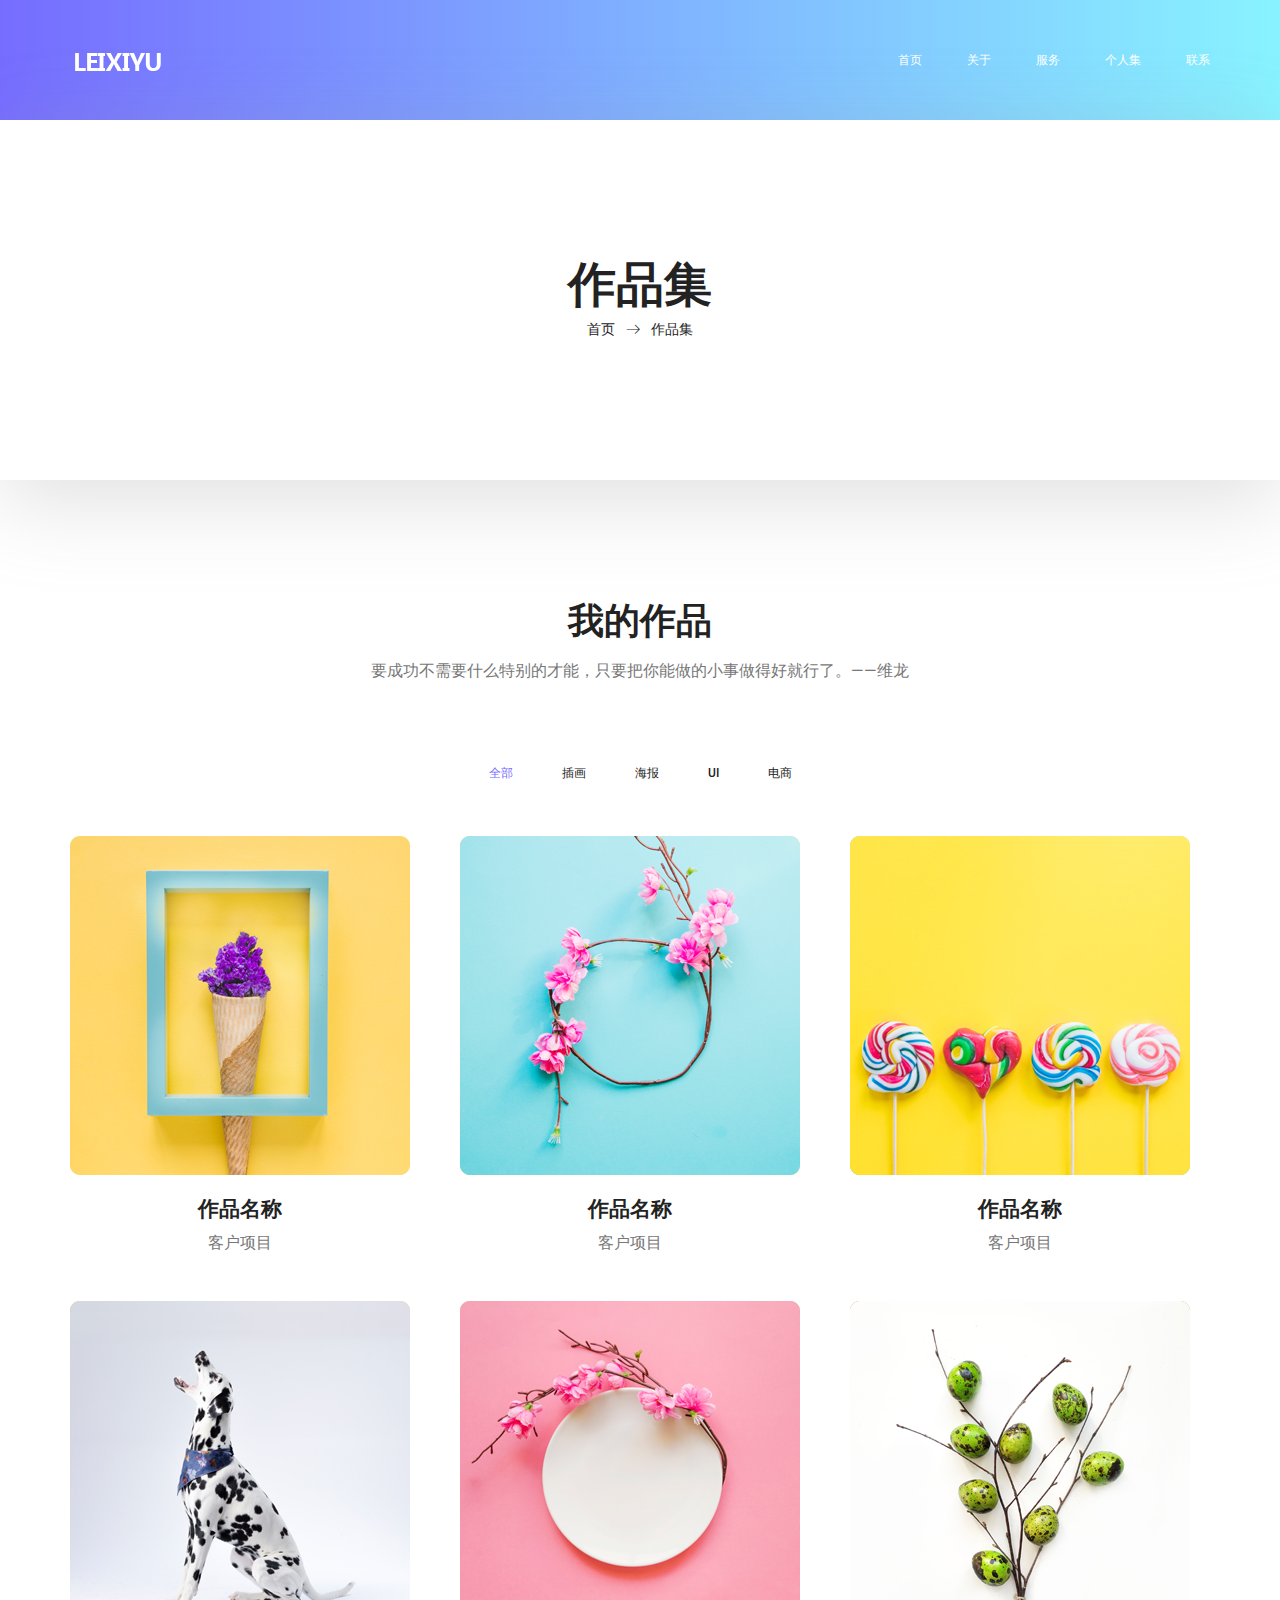
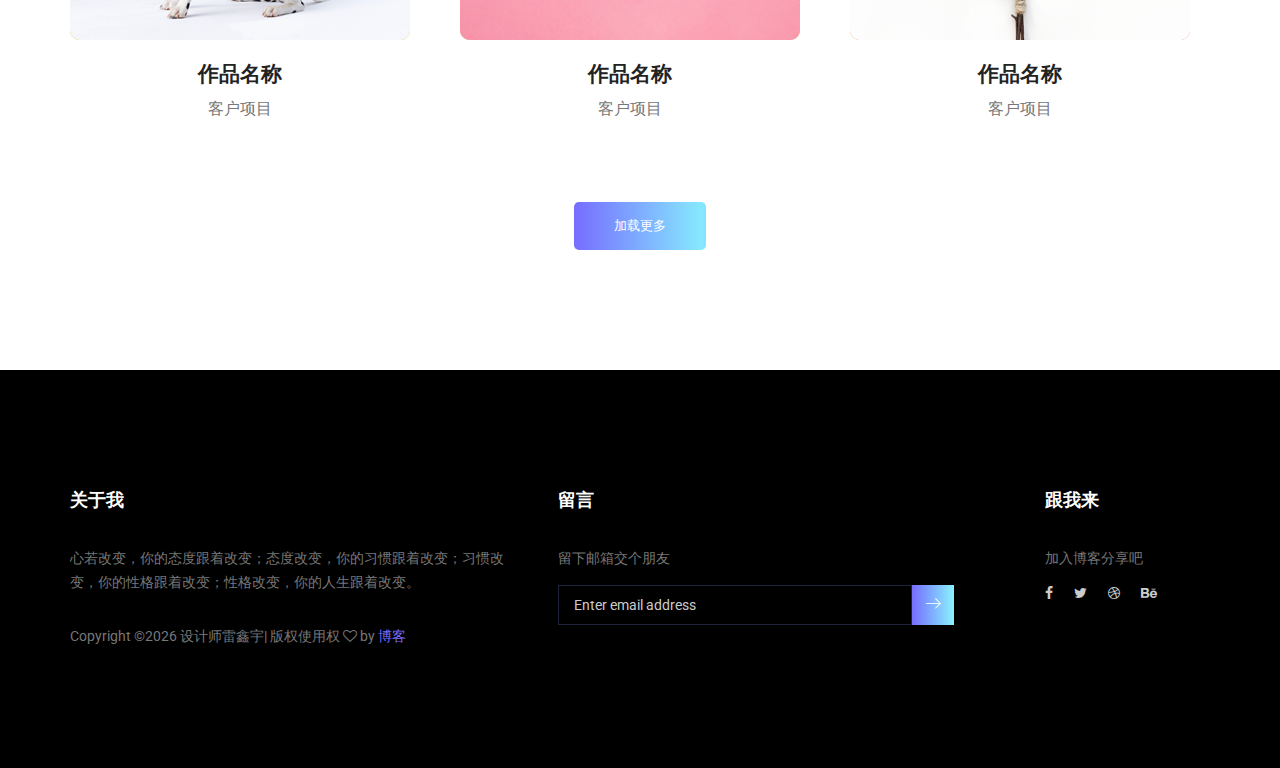
<file: portfolio.html>
<!doctype html>
<html lang="en">
    <head>
        <!-- Required meta tags -->
        <meta charset="utf-8">
        <meta name="viewport" content="width=device-width, initial-scale=1, shrink-to-fit=no">
        <link rel="icon" href="img/favicon.png" type="image/png">
        <title>雷鑫宇</title>
        <!-- Bootstrap CSS -->
        <link rel="stylesheet" href="css/bootstrap.css">
        <link rel="stylesheet" href="vendors/linericon/style.css">
        <link rel="stylesheet" href="css/font-awesome.min.css">
        <link rel="stylesheet" href="vendors/owl-carousel/owl.carousel.min.css">
        <link rel="stylesheet" href="vendors/lightbox/simpleLightbox.css">
        <link rel="stylesheet" href="vendors/nice-select/css/nice-select.css">
        <link rel="stylesheet" href="vendors/animate-css/animate.css">
        <link rel="stylesheet" href="vendors/popup/magnific-popup.css">
        <link rel="stylesheet" href="vendors/flaticon/flaticon.css">
        <!-- main css -->
        <link rel="stylesheet" href="css/style.css">
        <link rel="stylesheet" href="css/responsive.css">
    </head>
    <body>
        
        <!--================Header Menu Area =================-->
        <header class="header_area">
            <div class="main_menu">
            	<nav class="navbar navbar-expand-lg navbar-light">
        			<div class="container box_1620">
        				
        				<a class="navbar-brand logo_h" href="index.html"><img src="img/logo.png" alt=""></a>
        				<button class="navbar-toggler" type="button" data-toggle="collapse" data-target="#navbarSupportedContent" aria-controls="navbarSupportedContent" aria-expanded="false" aria-label="Toggle navigation">
        					<span class="icon-bar"></span>
        					<span class="icon-bar"></span>
        					<span class="icon-bar"></span>
        				</button>
        				
        				<div class="collapse navbar-collapse offset" id="navbarSupportedContent">
        					<ul class="nav navbar-nav menu_nav ml-auto">
        						<li class="nav-item active"><a class="nav-link" href="index.html">首页</a></li> 
        						<li class="nav-item"><a class="nav-link" href="about-us.html">关于</a></li> 
        						<li class="nav-item"><a class="nav-link" href="services.html">服务</a></li> 
        						<li class="nav-item submenu dropdown">
        							<a href="#" class="nav-link dropdown-toggle" data-toggle="dropdown" role="button" aria-haspopup="true" aria-expanded="false">个人集</a>
        							<ul class="dropdown-menu">
        								<li class="nav-item"><a class="nav-link" href="portfolio.html">作品集</a></li>
        								<!-- <li class="nav-item"><a class="nav-link" href="elements.html">元素</a></li> -->
        							</ul>
        						</li> 
        						<!-- <li class="nav-item submenu dropdown">
        							<a href="#" class="nav-link dropdown-toggle" data-toggle="dropdown" role="button" aria-haspopup="true" aria-expanded="false">博客</a>
        							<ul class="dropdown-menu">
        								<li class="nav-item"><a class="nav-link" href="blog.html">博客</a></li>
        								<li class="nav-item"><a class="nav-link" href="single-blog.html">博客信息</a></li>
        							</ul>
        						</li> -->
        						<li class="nav-item"><a class="nav-link" href="contact.html">联系</a></li>
        					</ul>
        				</div> 
        			</div>
            	</nav>
            </div>
        </header>
        <!--================Header Menu Area =================-->
        
        <!--================Home Banner Area =================-->
        <section class="banner_area">
            <div class="box_1620">
				<div class="banner_inner d-flex align-items-center">
					<div class="container">
						<div class="banner_content text-center">
							<h2>作品集</h2>
							<div class="page_link">
								<a href="index.html">首页</a>
								<a href="portfolio.html">作品集</a>
							</div>
						</div>
					</div>
				</div>
            </div>
        </section>
        <!--================End Home Banner Area =================-->
        
        <!--================Home Gallery Area =================-->
        <section class="home_gallery_area p_120">
        	<div class="container">
        		<div class="main_title">
        			<h2>我的作品</h2>
        			<p>要成功不需要什么特别的才能，只要把你能做的小事做得好就行了。——维龙</p>
        		</div>
        		<div class="isotope_fillter">
        			<ul class="gallery_filter list">
						<li class="active" data-filter="*"><a href="#">全部</a></li>
						<li data-filter=".brand"><a href="#">插画</a></li>
						<li data-filter=".manipul"><a href="#">海报</a></li>
						<li data-filter=".creative"><a href="#">UI</a></li>
						<li data-filter=".design"><a href="#">电商</a></li>
					</ul>
        		</div>
        	</div>
        	<div class="container">
        		<div class="gallery_f_inner row imageGallery1">
        			<div class="col-lg-4 col-md-4 col-sm-6 brand manipul design print">
        				<div class="h_gallery_item">
        					<div class="g_img_item">
        						<img class="img-fluid" src="img/gallery/project-1.jpg" alt="">
        						<a class="light" href="img/gallery/project-1.jpg"><img src="img/gallery/icon.png" alt=""></a>
        					</div>
        					<div class="g_item_text">
        						<h4>作品名称</h4>
        						<p>客户项目</p>
        					</div>
        				</div>
        			</div>
        			<div class="col-lg-4 col-md-4 col-sm-6 brand manipul creative">
        				<div class="h_gallery_item">
        					<div class="g_img_item">
        						<img class="img-fluid" src="img/gallery/project-2.jpg" alt="">
        						<a class="light" href="img/gallery/project-2.jpg"><img src="img/gallery/icon.png" alt=""></a>
        					</div>
        					<div class="g_item_text">
        						<h4>作品名称</h4>
        						<p>客户项目</p>
        					</div>
        				</div>
        			</div>
        			<div class="col-lg-4 col-md-4 col-sm-6 manipul creative design print">
        				<div class="h_gallery_item">
        					<div class="g_img_item">
        						<img class="img-fluid" src="img/gallery/project-3.jpg" alt="">
        						<a class="light" href="img/gallery/project-3.jpg"><img src="img/gallery/icon.png" alt=""></a>
        					</div>
        					<div class="g_item_text">
        						<h4>作品名称</h4>
        						<p>客户项目</p>
        					</div>
        				</div>
        			</div>
        			<div class="col-lg-4 col-md-4 col-sm-6 brand creative print">
        				<div class="h_gallery_item">
        					<div class="g_img_item">
        						<img class="img-fluid" src="img/gallery/project-4.jpg" alt="">
        						<a class="light" href="img/gallery/project-4.jpg"><img src="img/gallery/icon.png" alt=""></a>
        					</div>
        					<div class="g_item_text">
        						<h4>作品名称</h4>
        						<p>客户项目</p>
        					</div>
        				</div>
        			</div>
        			<div class="col-lg-4 col-md-4 col-sm-6 brand manipul design">
        				<div class="h_gallery_item">
        					<div class="g_img_item">
        						<img class="img-fluid" src="img/gallery/project-5.jpg" alt="">
        						<a class="light" href="img/gallery/project-5.jpg"><img src="img/gallery/icon.png" alt=""></a>
        					</div>
        					<div class="g_item_text">
        						<h4>作品名称</h4>
        						<p>客户项目</p>
        					</div>
        				</div>
        			</div>
        			<div class="col-lg-4 col-md-4 col-sm-6 brand creative">
        				<div class="h_gallery_item">
        					<div class="g_img_item">
        						<img class="img-fluid" src="img/gallery/project-6.jpg" alt="">
        						<a class="light" href="img/gallery/project-6.jpg"><img src="img/gallery/icon.png" alt=""></a>
        					</div>
        					<div class="g_item_text">
        						<h4>作品名称</h4>
        						<p>客户项目</p>
        					</div>
        				</div>
        			</div>
        		</div>
        		<div class="more_btn">
        			<a class="main_btn" href="#">加载更多</a>
        		</div>
        	</div>
        </section>
        <!--================End Home Gallery Area =================-->
        
        <!--================Footer Area =================-->
        <footer class="footer_area p_120">
                	<div class="container">
                		<div class="row footer_inner">
                			<div class="col-lg-5 col-sm-6">
                				<aside class="f_widget ab_widget">
                					<div class="f_title">
                						<h3>关于我</h3>
                					</div>
                					<p>心若改变，你的态度跟着改变；态度改变，你的习惯跟着改变；习惯改变，你的性格跟着改变；性格改变，你的人生跟着改变。</p>
                					<p><!-- Link back to Colorlib can't be removed. Template is licensed under CC BY 3.0. -->
        Copyright &copy;<script>document.write(new Date().getFullYear());</script> 设计师雷鑫宇| 版权使用权 <i class="fa fa-heart-o" aria-hidden="true"></i> by <a href="https://www.zcool.com.cn/" target="_blank">博客</a>
        <!-- Link back to Colorlib can't be removed. Template is licensed under CC BY 3.0. --></p>
                				</aside>
                			</div>
                			<div class="col-lg-5 col-sm-6">
                				<aside class="f_widget news_widget">
                					<div class="f_title">
                						<h3>留言</h3>
                					</div>
                					<p>留下邮箱交个朋友</p>
                					<div id="mc_embed_signup">
                                        <form target="_blank" action="https://spondonit.us12.list-manage.com/subscribe/post?u=1462626880ade1ac87bd9c93a&amp;id=92a4423d01" method="get" class="subscribe_form relative">
                                        	<div class="input-group d-flex flex-row">
                                                <input name="EMAIL" placeholder="Enter email address" onfocus="this.placeholder = ''" onblur="this.placeholder = 'Email Address '" required="" type="email">
                                                <button class="btn sub-btn"><span class="lnr lnr-arrow-right"></span></button>		
                                            </div>				
                                            <div class="mt-10 info"></div>
                                        </form>
                                    </div>
                				</aside>
                			</div>
                			<div class="col-lg-2">
                				<aside class="f_widget social_widget">
                					<div class="f_title">
                						<h3>跟我来</h3>
                					</div>
                					<p>加入博客分享吧</p>
                					<ul class="list">
                						<li><a href="#"><i class="fa fa-facebook"></i></a></li>
                						<li><a href="#"><i class="fa fa-twitter"></i></a></li>
                						<li><a href="#"><i class="fa fa-dribbble"></i></a></li>
                						<li><a href="#"><i class="fa fa-behance"></i></a></li>
                					</ul>
                				</aside>
                			</div>
                		</div>
                	</div>
                </footer>
                
        <!--================End Footer Area =================-->
        
        
        
        
        <!-- Optional JavaScript -->
        <!-- jQuery first, then Popper.js, then Bootstrap JS -->
        <script src="js/jquery-3.3.1.min.js"></script>
        <script src="js/popper.js"></script>
        <script src="js/bootstrap.min.js"></script>
        <script src="js/stellar.js"></script>
        <script src="vendors/lightbox/simpleLightbox.min.js"></script>
        <script src="vendors/nice-select/js/jquery.nice-select.min.js"></script>
        <script src="vendors/isotope/imagesloaded.pkgd.min.js"></script>
        <script src="vendors/isotope/isotope.pkgd.min.js"></script>
        <script src="vendors/owl-carousel/owl.carousel.min.js"></script>
        <script src="vendors/popup/jquery.magnific-popup.min.js"></script>
        <script src="js/jquery.ajaxchimp.min.js"></script>
        <script src="vendors/counter-up/jquery.waypoints.min.js"></script>
        <script src="vendors/counter-up/jquery.counterup.min.js"></script>
        <script src="js/mail-script.js"></script>
        <script src="js/theme.js"></script>
    </body>
</html>
</file>
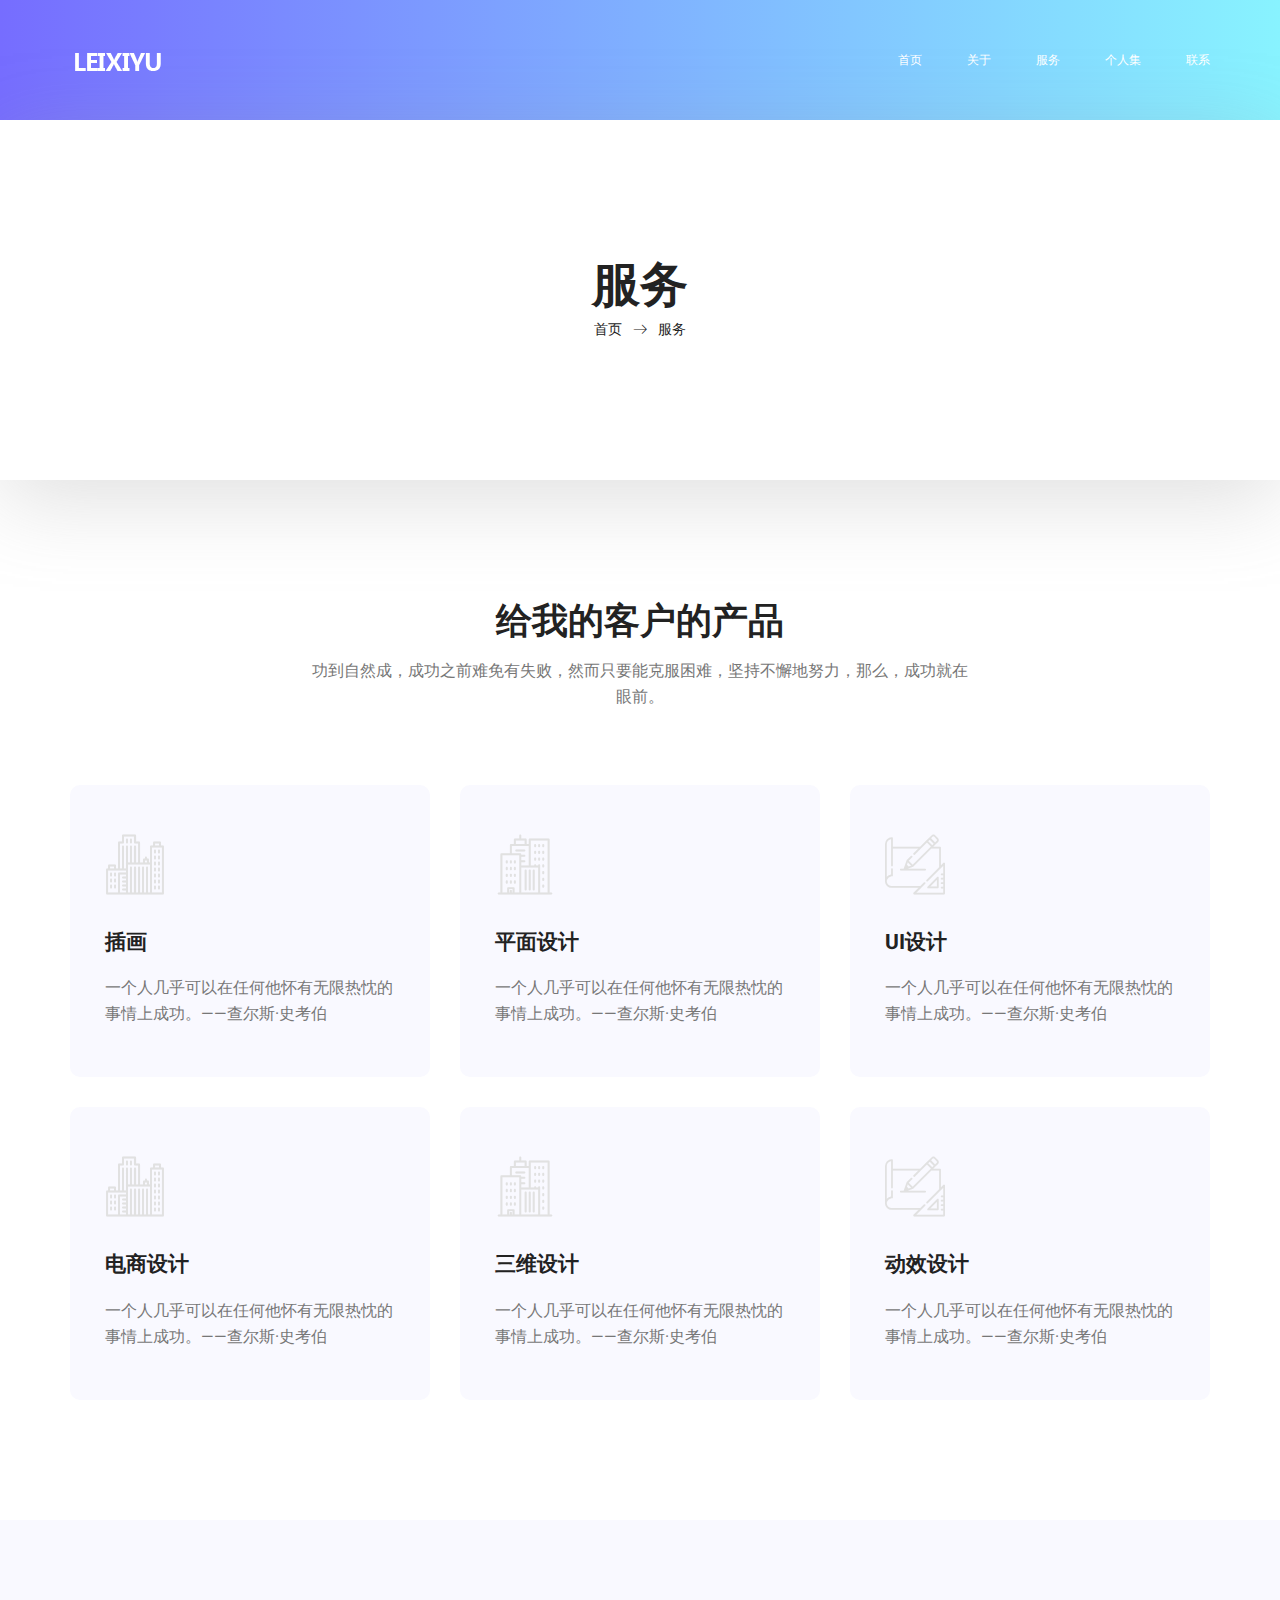
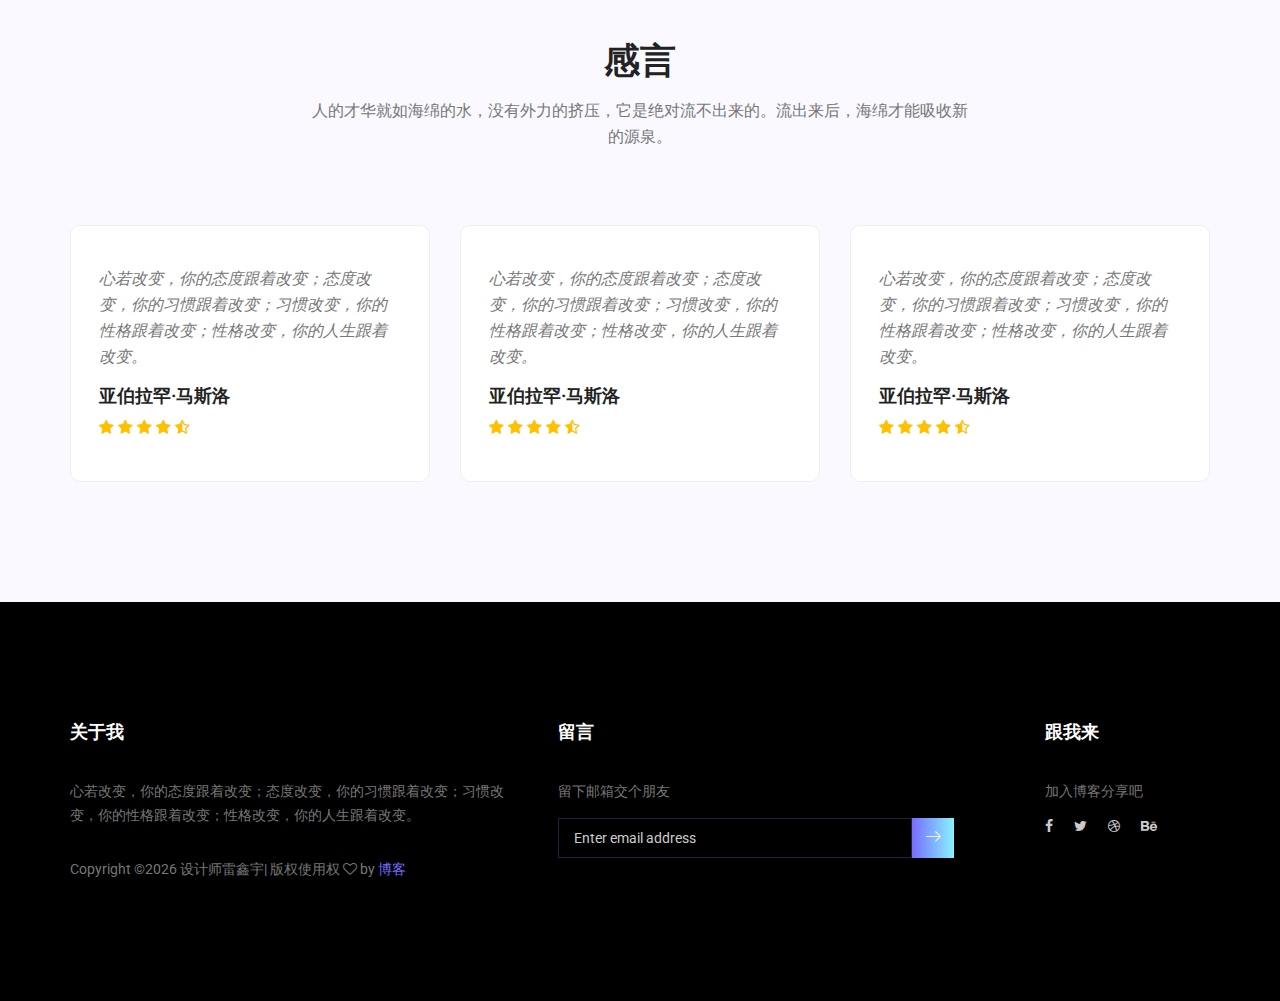
<file: services.html>
<!doctype html>
<html lang="en">
    <head>
        <!-- Required meta tags -->
        <meta charset="utf-8">
        <meta name="viewport" content="width=device-width, initial-scale=1, shrink-to-fit=no">
        <link rel="icon" href="img/favicon.png" type="image/png">
        <title>雷鑫宇</title>
        <!-- Bootstrap CSS -->
        <link rel="stylesheet" href="css/bootstrap.css">
        <link rel="stylesheet" href="vendors/linericon/style.css">
        <link rel="stylesheet" href="css/font-awesome.min.css">
        <link rel="stylesheet" href="vendors/owl-carousel/owl.carousel.min.css">
        <link rel="stylesheet" href="vendors/lightbox/simpleLightbox.css">
        <link rel="stylesheet" href="vendors/nice-select/css/nice-select.css">
        <link rel="stylesheet" href="vendors/animate-css/animate.css">
        <link rel="stylesheet" href="vendors/popup/magnific-popup.css">
        <link rel="stylesheet" href="vendors/flaticon/flaticon.css">
        <!-- main css -->
        <link rel="stylesheet" href="css/style.css">
        <link rel="stylesheet" href="css/responsive.css">
    </head>
    <body>
        
        <!--================Header Menu Area =================-->
       <header class="header_area">
           <div class="main_menu">
           	<nav class="navbar navbar-expand-lg navbar-light">
       			<div class="container box_1620">
       				
       				<a class="navbar-brand logo_h" href="index.html"><img src="img/logo.png" alt=""></a>
       				<button class="navbar-toggler" type="button" data-toggle="collapse" data-target="#navbarSupportedContent" aria-controls="navbarSupportedContent" aria-expanded="false" aria-label="Toggle navigation">
       					<span class="icon-bar"></span>
       					<span class="icon-bar"></span>
       					<span class="icon-bar"></span>
       				</button>
       				
       				<div class="collapse navbar-collapse offset" id="navbarSupportedContent">
       					<ul class="nav navbar-nav menu_nav ml-auto">
       						<li class="nav-item active"><a class="nav-link" href="index.html">首页</a></li> 
       						<li class="nav-item"><a class="nav-link" href="about-us.html">关于</a></li> 
       						<li class="nav-item"><a class="nav-link" href="services.html">服务</a></li> 
       						<li class="nav-item submenu dropdown">
       							<a href="#" class="nav-link dropdown-toggle" data-toggle="dropdown" role="button" aria-haspopup="true" aria-expanded="false">个人集</a>
       							<ul class="dropdown-menu">
       								<li class="nav-item"><a class="nav-link" href="portfolio.html">作品集</a></li>
       								<!-- <li class="nav-item"><a class="nav-link" href="elements.html">元素</a></li> -->
       							</ul>
       						</li> 
       						<!-- <li class="nav-item submenu dropdown">
       							<a href="#" class="nav-link dropdown-toggle" data-toggle="dropdown" role="button" aria-haspopup="true" aria-expanded="false">博客</a>
       							<ul class="dropdown-menu">
       								<li class="nav-item"><a class="nav-link" href="blog.html">博客</a></li>
       								<li class="nav-item"><a class="nav-link" href="single-blog.html">博客信息</a></li>
       							</ul>
       						</li> -->
       						<li class="nav-item"><a class="nav-link" href="contact.html">联系</a></li>
       					</ul>
       				</div> 
       			</div>
           	</nav>
           </div>
       </header>
        <!--================Header Menu Area =================-->
        
        <!--================Home Banner Area =================-->
        <section class="banner_area">
            <div class="box_1620">
				<div class="banner_inner d-flex align-items-center">
					<div class="container">
						<div class="banner_content text-center">
							<h2>服务</h2>
							<div class="page_link">
								<a href="index.html">首页</a>
								<a href="services.html">服务</a>
							</div>
						</div>
					</div>
				</div>
            </div>
        </section>
        <!--================End Home Banner Area =================-->
        
        <!--================Feature Area =================-->
        <section class="feature_area white_feature p_120">
        	<div class="container">
        		<div class="main_title">
        			<h2>给我的客户的产品</h2>
        			<p>功到自然成，成功之前难免有失败，然而只要能克服困难，坚持不懈地努力，那么，成功就在眼前。</p>
        		</div>
        		<div class="feature_inner row">
        			<div class="col-lg-4 col-md-6">
        				<div class="feature_item">
        					<i class="flaticon-city"></i>
        					<h4>插画</h4>
        					<p>一个人几乎可以在任何他怀有无限热忱的事情上成功。——查尔斯·史考伯</p>
        				</div>
        			</div>
        			<div class="col-lg-4 col-md-6">
        				<div class="feature_item">
        					<i class="flaticon-skyline"></i>
        					<h4>平面设计</h4>
        					<p>一个人几乎可以在任何他怀有无限热忱的事情上成功。——查尔斯·史考伯</p>
        				</div>
        			</div>
        			<div class="col-lg-4 col-md-6">
        				<div class="feature_item">
        					<i class="flaticon-sketch"></i>
        					<h4>UI设计</h4>
        					<p>一个人几乎可以在任何他怀有无限热忱的事情上成功。——查尔斯·史考伯</p>
        				</div>
        			</div>
        			<div class="col-lg-4 col-md-6">
        				<div class="feature_item">
        					<i class="flaticon-city"></i>
        					<h4>电商设计</h4>
        					<p>一个人几乎可以在任何他怀有无限热忱的事情上成功。——查尔斯·史考伯</p>
        				</div>
        			</div>
        			<div class="col-lg-4 col-md-6">
        				<div class="feature_item">
        					<i class="flaticon-skyline"></i>
        					<h4>三维设计</h4>
        					<p>一个人几乎可以在任何他怀有无限热忱的事情上成功。——查尔斯·史考伯</p>
        				</div>
        			</div>
        			<div class="col-lg-4 col-md-6">
        				<div class="feature_item">
        					<i class="flaticon-sketch"></i>
        					<h4>动效设计</h4>
        					<p>一个人几乎可以在任何他怀有无限热忱的事情上成功。——查尔斯·史考伯</p>
        				</div>
        			</div>
        		</div>
        	</div>
        </section>
        <!--================End Feature Area =================-->
        
        <!--================Testimonials Area =================-->
        <section class="testimonials_area p_120">
        	<div class="container">
        		<div class="main_title">
        			<h2>感言</h2>
        			<p>人的才华就如海绵的水，没有外力的挤压，它是绝对流不出来的。流出来后，海绵才能吸收新的源泉。</p>
        		</div>
        		<div class="testi_inner">
        			<div class="testi_slider owl-carousel">
        				<div class="item">
        					<div class="testi_item">
        						<p>心若改变，你的态度跟着改变；态度改变，你的习惯跟着改变；习惯改变，你的性格跟着改变；性格改变，你的人生跟着改变。</p>
        						<h4>亚伯拉罕·马斯洛</h4>
        						<a href="#"><i class="fa fa-star"></i></a>
        						<a href="#"><i class="fa fa-star"></i></a>
        						<a href="#"><i class="fa fa-star"></i></a>
        						<a href="#"><i class="fa fa-star"></i></a>
        						<a href="#"><i class="fa fa-star-half-o"></i></a>
        					</div>
        				</div>
        				<div class="item">
        					<div class="testi_item">
        						<p>心若改变，你的态度跟着改变；态度改变，你的习惯跟着改变；习惯改变，你的性格跟着改变；性格改变，你的人生跟着改变。</p>
        						<h4>亚伯拉罕·马斯洛</h4>
        						<a href="#"><i class="fa fa-star"></i></a>
        						<a href="#"><i class="fa fa-star"></i></a>
        						<a href="#"><i class="fa fa-star"></i></a>
        						<a href="#"><i class="fa fa-star"></i></a>
        						<a href="#"><i class="fa fa-star-half-o"></i></a>
        					</div>
        				</div>
        				<div class="item">
        					<div class="testi_item">
        						<p>心若改变，你的态度跟着改变；态度改变，你的习惯跟着改变；习惯改变，你的性格跟着改变；性格改变，你的人生跟着改变。</p>
        						<h4>亚伯拉罕·马斯洛</h4>
        						<a href="#"><i class="fa fa-star"></i></a>
        						<a href="#"><i class="fa fa-star"></i></a>
        						<a href="#"><i class="fa fa-star"></i></a>
        						<a href="#"><i class="fa fa-star"></i></a>
        						<a href="#"><i class="fa fa-star-half-o"></i></a>
        					</div>
        				</div>
        			</div>
        		</div>
        	</div>
        </section>
        <!--================End Testimonials Area =================-->
        
        <!--================Footer Area =================-->
        <footer class="footer_area p_120">
                	<div class="container">
                		<div class="row footer_inner">
                			<div class="col-lg-5 col-sm-6">
                				<aside class="f_widget ab_widget">
                					<div class="f_title">
                						<h3>关于我</h3>
                					</div>
                					<p>心若改变，你的态度跟着改变；态度改变，你的习惯跟着改变；习惯改变，你的性格跟着改变；性格改变，你的人生跟着改变。</p>
                					<p><!-- Link back to Colorlib can't be removed. Template is licensed under CC BY 3.0. -->
        Copyright &copy;<script>document.write(new Date().getFullYear());</script> 设计师雷鑫宇| 版权使用权 <i class="fa fa-heart-o" aria-hidden="true"></i> by <a href="https://www.zcool.com.cn/" target="_blank">博客</a>
        <!-- Link back to Colorlib can't be removed. Template is licensed under CC BY 3.0. --></p>
                				</aside>
                			</div>
                			<div class="col-lg-5 col-sm-6">
                				<aside class="f_widget news_widget">
                					<div class="f_title">
                						<h3>留言</h3>
                					</div>
                					<p>留下邮箱交个朋友</p>
                					<div id="mc_embed_signup">
                                        <form target="_blank" action="https://spondonit.us12.list-manage.com/subscribe/post?u=1462626880ade1ac87bd9c93a&amp;id=92a4423d01" method="get" class="subscribe_form relative">
                                        	<div class="input-group d-flex flex-row">
                                                <input name="EMAIL" placeholder="Enter email address" onfocus="this.placeholder = ''" onblur="this.placeholder = 'Email Address '" required="" type="email">
                                                <button class="btn sub-btn"><span class="lnr lnr-arrow-right"></span></button>		
                                            </div>				
                                            <div class="mt-10 info"></div>
                                        </form>
                                    </div>
                				</aside>
                			</div>
                			<div class="col-lg-2">
                				<aside class="f_widget social_widget">
                					<div class="f_title">
                						<h3>跟我来</h3>
                					</div>
                					<p>加入博客分享吧</p>
                					<ul class="list">
                						<li><a href="#"><i class="fa fa-facebook"></i></a></li>
                						<li><a href="#"><i class="fa fa-twitter"></i></a></li>
                						<li><a href="#"><i class="fa fa-dribbble"></i></a></li>
                						<li><a href="#"><i class="fa fa-behance"></i></a></li>
                					</ul>
                				</aside>
                			</div>
                		</div>
                	</div>
                </footer>
                
        <!--================End Footer Area =================-->
        
        
        
        
        <!-- Optional JavaScript -->
        <!-- jQuery first, then Popper.js, then Bootstrap JS -->
        <script src="js/jquery-3.3.1.min.js"></script>
        <script src="js/popper.js"></script>
        <script src="js/bootstrap.min.js"></script>
        <script src="js/stellar.js"></script>
        <script src="vendors/lightbox/simpleLightbox.min.js"></script>
        <script src="vendors/nice-select/js/jquery.nice-select.min.js"></script>
        <script src="vendors/isotope/imagesloaded.pkgd.min.js"></script>
        <script src="vendors/isotope/isotope.pkgd.min.js"></script>
        <script src="vendors/owl-carousel/owl.carousel.min.js"></script>
        <script src="vendors/popup/jquery.magnific-popup.min.js"></script>
        <script src="js/jquery.ajaxchimp.min.js"></script>
        <script src="vendors/counter-up/jquery.waypoints.min.js"></script>
        <script src="vendors/counter-up/jquery.counterup.min.js"></script>
        <script src="js/mail-script.js"></script>
        <script src="js/theme.js"></script>
    </body>
</html>
</file>
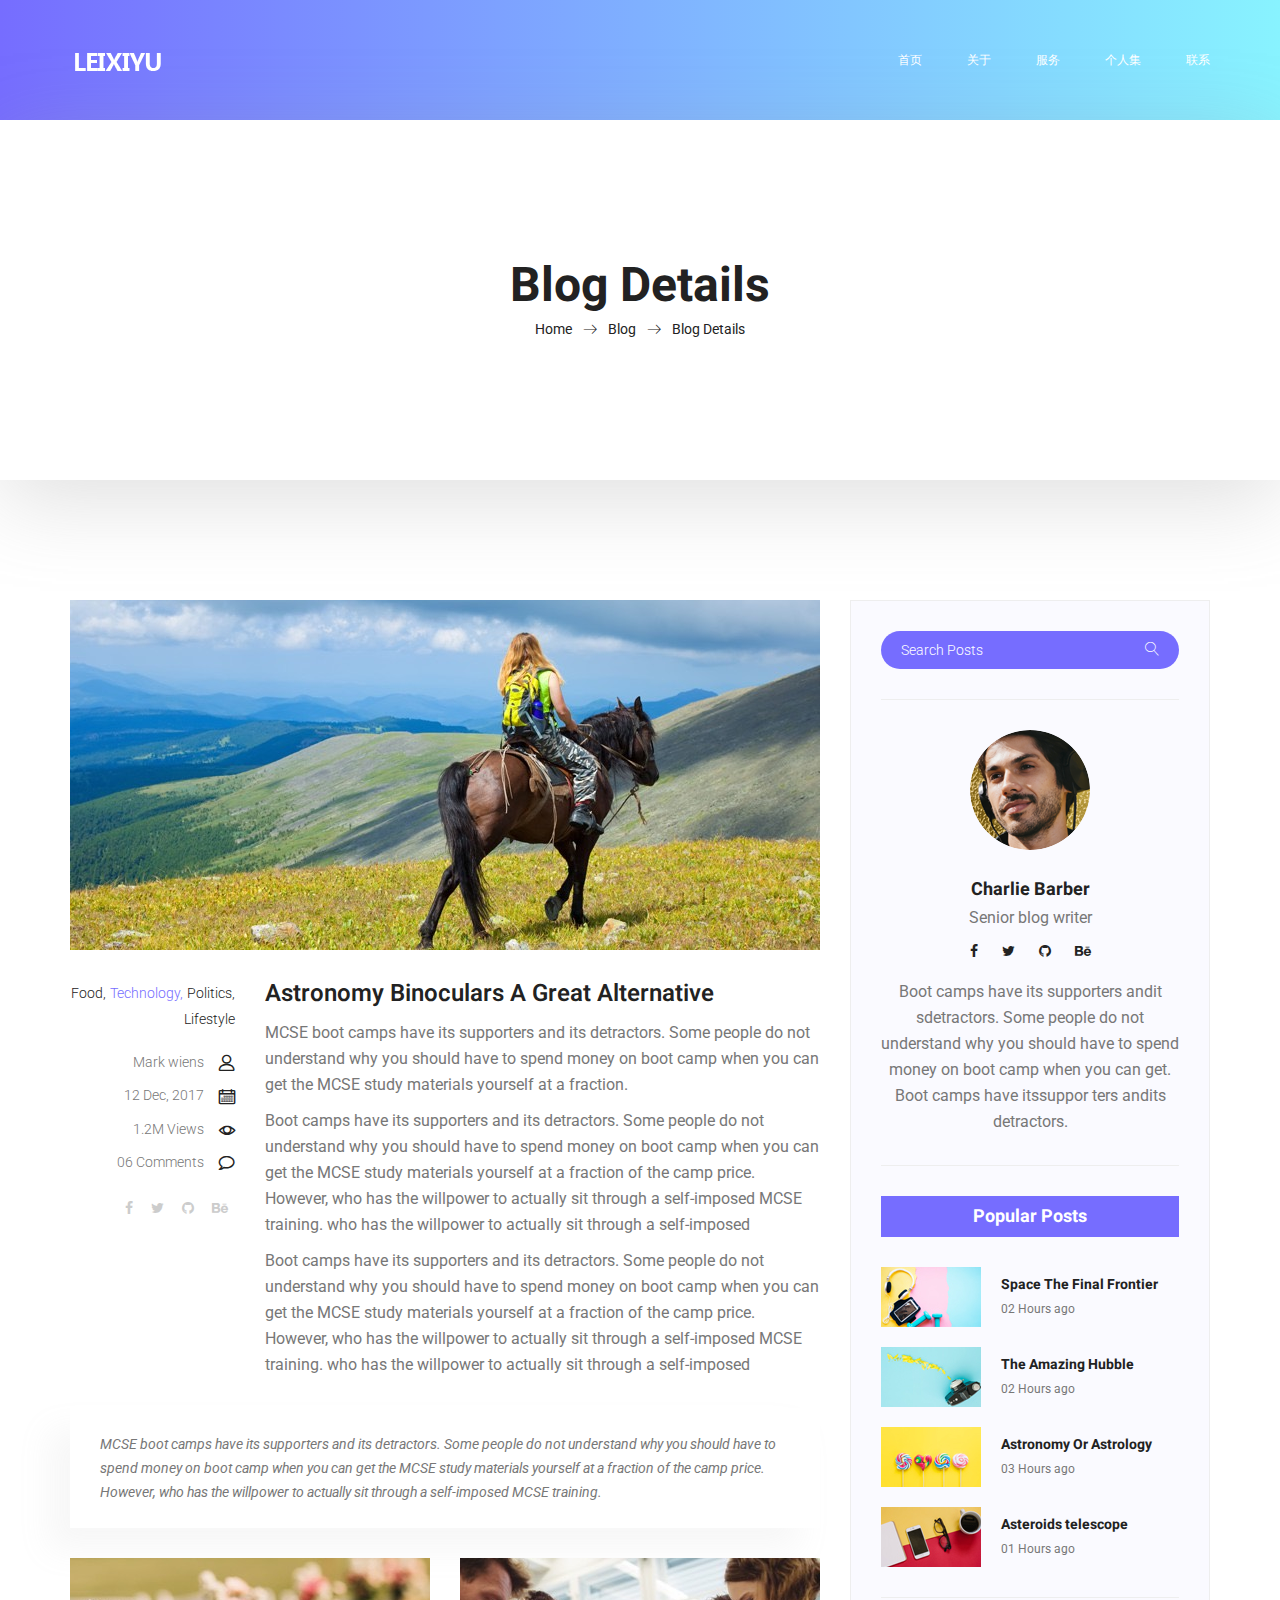
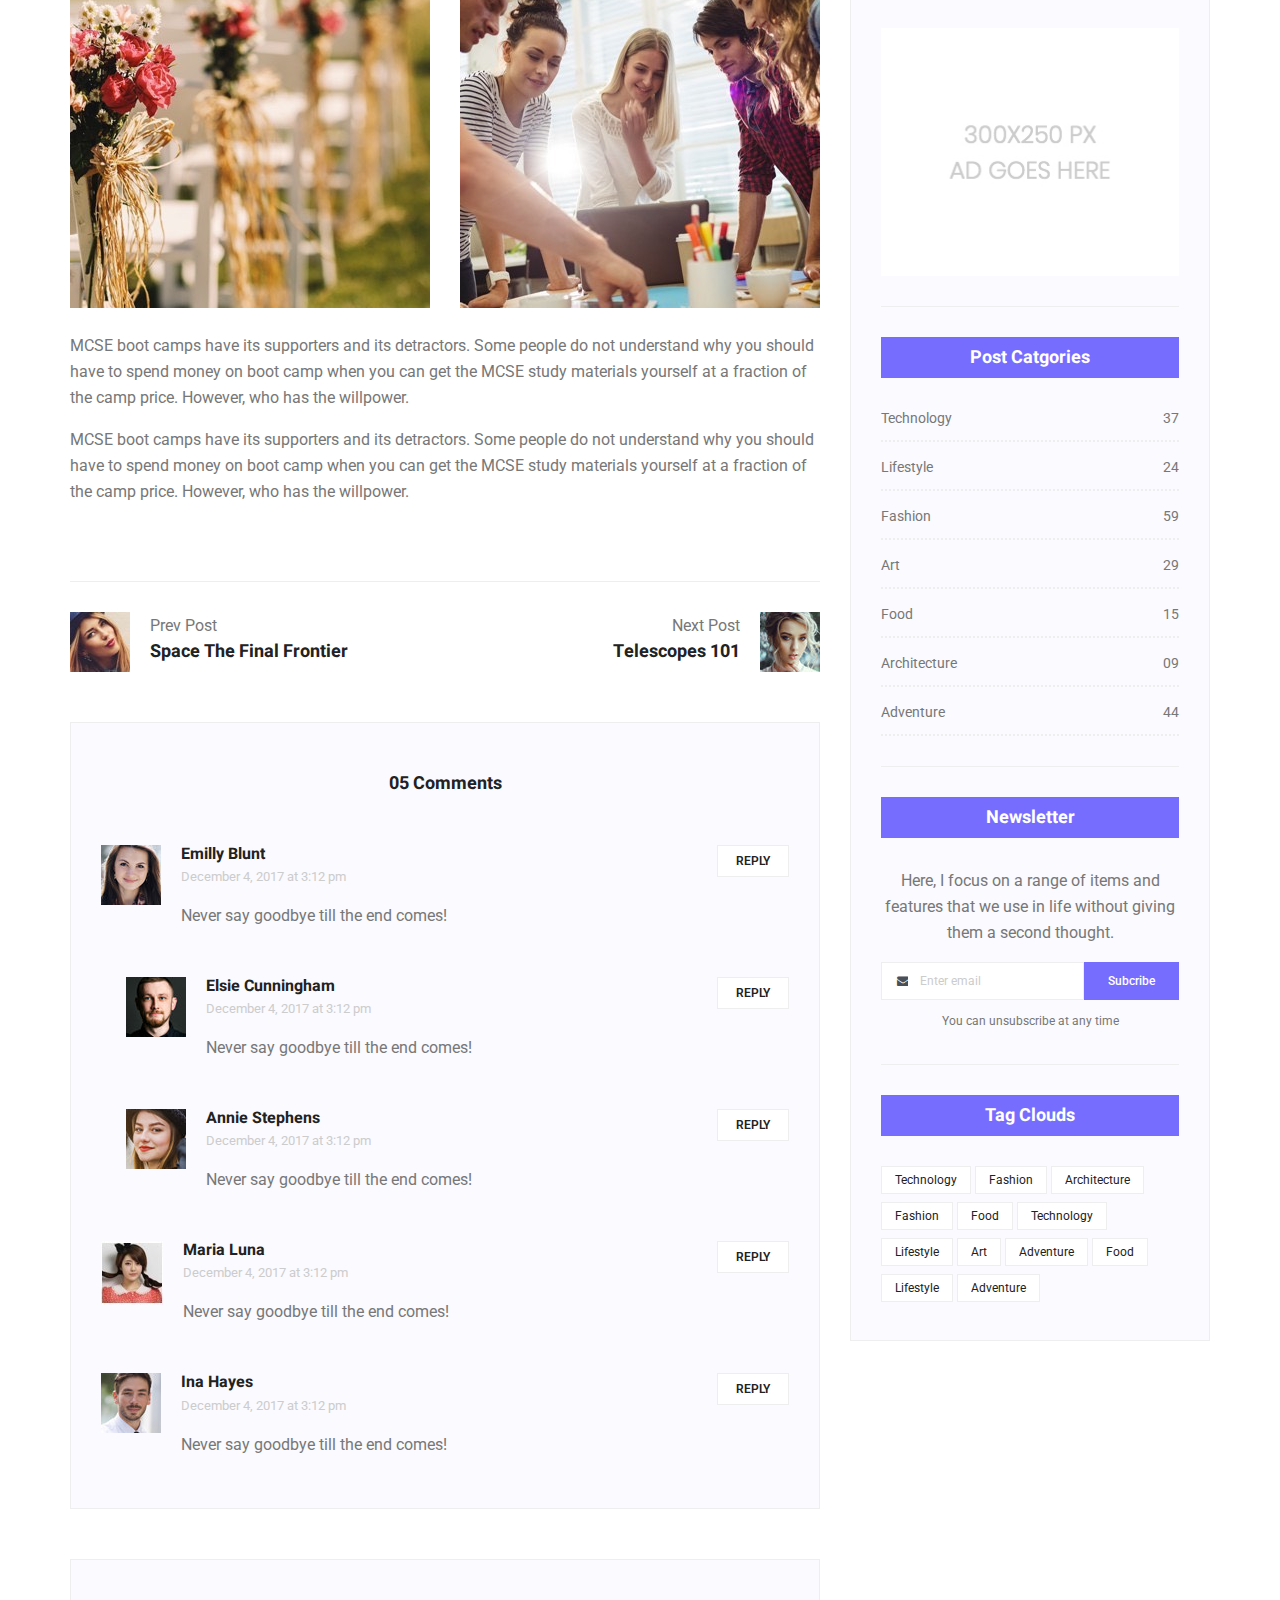
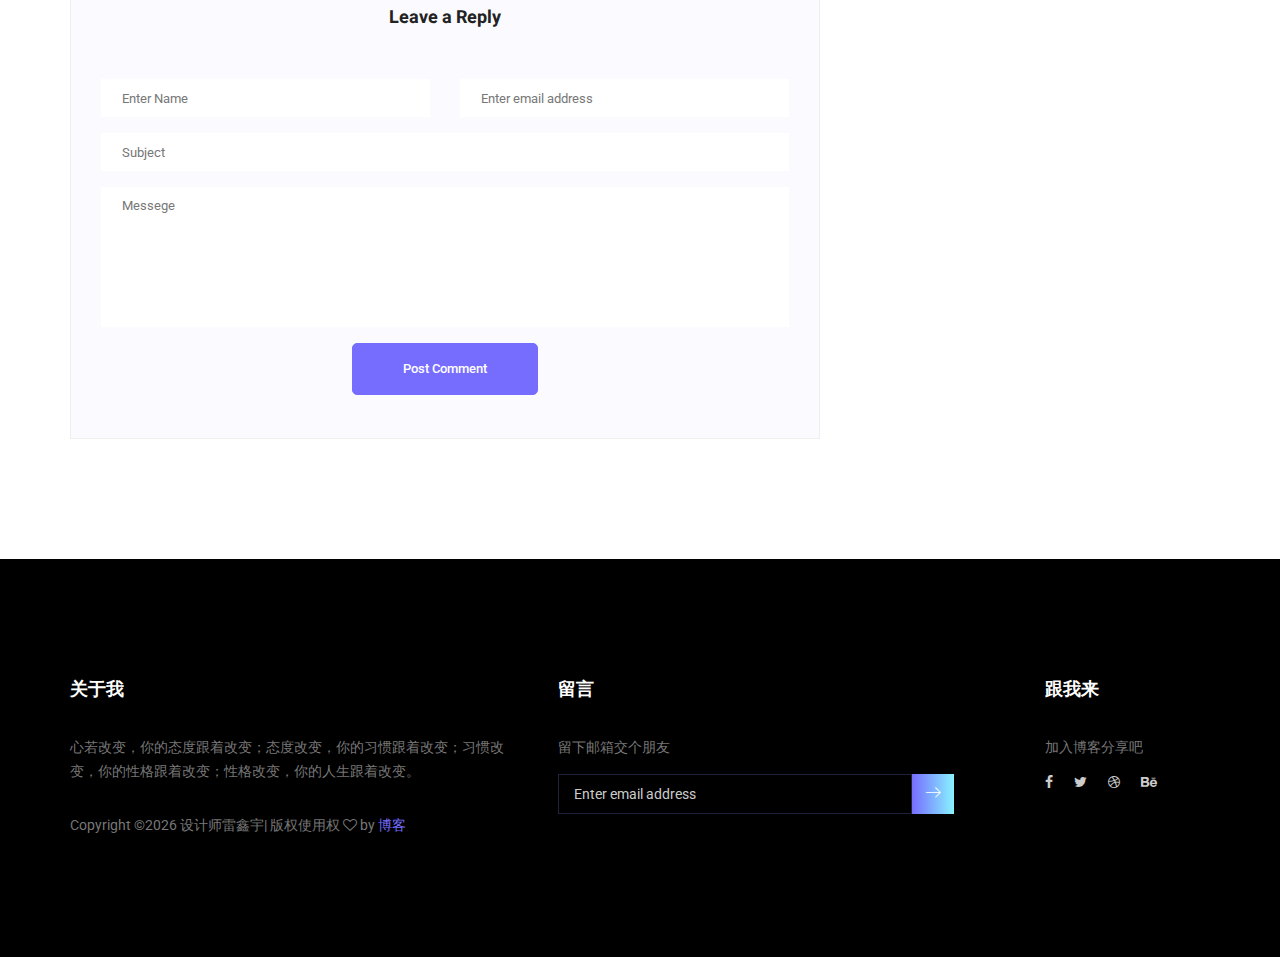
<file: single-blog.html>
<!doctype html>
<html lang="en">
    <head>
        <!-- Required meta tags -->
        <meta charset="utf-8">
        <meta name="viewport" content="width=device-width, initial-scale=1, shrink-to-fit=no">
        <link rel="icon" href="img/favicon.png" type="image/png">
        <title>雷鑫宇</title>
        <!-- Bootstrap CSS -->
        <link rel="stylesheet" href="css/bootstrap.css">
        <link rel="stylesheet" href="vendors/linericon/style.css">
        <link rel="stylesheet" href="css/font-awesome.min.css">
        <link rel="stylesheet" href="vendors/owl-carousel/owl.carousel.min.css">
        <link rel="stylesheet" href="vendors/lightbox/simpleLightbox.css">
        <link rel="stylesheet" href="vendors/nice-select/css/nice-select.css">
        <link rel="stylesheet" href="vendors/animate-css/animate.css">
        <link rel="stylesheet" href="vendors/popup/magnific-popup.css">
        <!-- main css -->
        <link rel="stylesheet" href="css/style.css">
        <link rel="stylesheet" href="css/responsive.css">
    </head>
    <body>
        
        <!--================Header Menu Area =================-->
        <header class="header_area">
            <div class="main_menu">
            	<nav class="navbar navbar-expand-lg navbar-light">
        			<div class="container box_1620">
        				
        				<a class="navbar-brand logo_h" href="index.html"><img src="img/logo.png" alt=""></a>
        				<button class="navbar-toggler" type="button" data-toggle="collapse" data-target="#navbarSupportedContent" aria-controls="navbarSupportedContent" aria-expanded="false" aria-label="Toggle navigation">
        					<span class="icon-bar"></span>
        					<span class="icon-bar"></span>
        					<span class="icon-bar"></span>
        				</button>
        				
        				<div class="collapse navbar-collapse offset" id="navbarSupportedContent">
        					<ul class="nav navbar-nav menu_nav ml-auto">
        						<li class="nav-item active"><a class="nav-link" href="index.html">首页</a></li> 
        						<li class="nav-item"><a class="nav-link" href="about-us.html">关于</a></li> 
        						<li class="nav-item"><a class="nav-link" href="services.html">服务</a></li> 
        						<li class="nav-item submenu dropdown">
        							<a href="#" class="nav-link dropdown-toggle" data-toggle="dropdown" role="button" aria-haspopup="true" aria-expanded="false">个人集</a>
        							<ul class="dropdown-menu">
        								<li class="nav-item"><a class="nav-link" href="portfolio.html">作品集</a></li>
        								<!-- <li class="nav-item"><a class="nav-link" href="elements.html">元素</a></li> -->
        							</ul>
        						</li> 
        						<!-- <li class="nav-item submenu dropdown">
        							<a href="#" class="nav-link dropdown-toggle" data-toggle="dropdown" role="button" aria-haspopup="true" aria-expanded="false">博客</a>
        							<ul class="dropdown-menu">
        								<li class="nav-item"><a class="nav-link" href="blog.html">博客</a></li>
        								<li class="nav-item"><a class="nav-link" href="single-blog.html">博客信息</a></li>
        							</ul>
        						</li> -->
        						<li class="nav-item"><a class="nav-link" href="contact.html">联系</a></li>
        					</ul>
        				</div> 
        			</div>
            	</nav>
            </div>
        </header>
        <!--================Header Menu Area =================-->
        
        <!--================Home Banner Area =================-->
        <section class="banner_area">
            <div class="box_1620">
				<div class="banner_inner d-flex align-items-center">
					<div class="container">
						<div class="banner_content text-center">
							<h2>Blog Details</h2>
							<div class="page_link">
								<a href="index.html">Home</a>
								<a href="blog.html">Blog</a>
								<a href="single-blog.html">Blog Details</a>
							</div>
						</div>
					</div>
				</div>
            </div>
        </section>
        <!--================End Home Banner Area =================-->
        
        <!--================Blog Area =================-->
        <section class="blog_area single-post-area p_120">
            <div class="container">
                <div class="row">
                    <div class="col-lg-8 posts-list">
                        <div class="single-post row">
                            <div class="col-lg-12">
                                <div class="feature-img">
                                    <img class="img-fluid" src="img/blog/feature-img1.jpg" alt="">
                                </div>									
                            </div>
                            <div class="col-lg-3  col-md-3">
                                <div class="blog_info text-right">
                                    <div class="post_tag">
                                        <a href="#">Food,</a>
                                        <a class="active" href="#">Technology,</a>
                                        <a href="#">Politics,</a>
                                        <a href="#">Lifestyle</a>
                                    </div>
                                    <ul class="blog_meta list">
                                        <li><a href="#">Mark wiens<i class="lnr lnr-user"></i></a></li>
                                        <li><a href="#">12 Dec, 2017<i class="lnr lnr-calendar-full"></i></a></li>
                                        <li><a href="#">1.2M Views<i class="lnr lnr-eye"></i></a></li>
                                        <li><a href="#">06 Comments<i class="lnr lnr-bubble"></i></a></li>
                                    </ul>
                                    <ul class="social-links">
                                        <li><a href="#"><i class="fa fa-facebook"></i></a></li>
                                        <li><a href="#"><i class="fa fa-twitter"></i></a></li>
                                        <li><a href="#"><i class="fa fa-github"></i></a></li>
                                        <li><a href="#"><i class="fa fa-behance"></i></a></li>
                                    </ul>
                                </div>
                            </div>
                            <div class="col-lg-9 col-md-9 blog_details">
                                <h2>Astronomy Binoculars A Great Alternative</h2>
                                <p class="excert">
                                    MCSE boot camps have its supporters and its detractors. Some people do not understand why you should have to spend money on boot camp when you can get the MCSE study materials yourself at a fraction.
                                </p>
                                <p>
                                    Boot camps have its supporters and its detractors. Some people do not understand why you should have to spend money on boot camp when you can get the MCSE study materials yourself at a fraction of the camp price. However, who has the willpower to actually sit through a self-imposed MCSE training. who has the willpower to actually sit through a self-imposed
                                </p>
                                <p>
                                    Boot camps have its supporters and its detractors. Some people do not understand why you should have to spend money on boot camp when you can get the MCSE study materials yourself at a fraction of the camp price. However, who has the willpower to actually sit through a self-imposed MCSE training. who has the willpower to actually sit through a self-imposed
                                </p>
                            </div>
                            <div class="col-lg-12">
                                <div class="quotes">
                                    MCSE boot camps have its supporters and its detractors. Some people do not understand why you should have to spend money on boot camp when you can get the MCSE study materials yourself at a fraction of the camp price. However, who has the willpower to actually sit through a self-imposed MCSE training.										
                                </div>
                                <div class="row">
                                    <div class="col-6">
                                        <img class="img-fluid" src="img/blog/post-img1.jpg" alt="">
                                    </div>
                                    <div class="col-6">
                                        <img class="img-fluid" src="img/blog/post-img2.jpg" alt="">
                                    </div>	
                                    <div class="col-lg-12 mt-25">
                                        <p>
                                            MCSE boot camps have its supporters and its detractors. Some people do not understand why you should have to spend money on boot camp when you can get the MCSE study materials yourself at a fraction of the camp price. However, who has the willpower.
                                        </p>
                                        <p>
                                            MCSE boot camps have its supporters and its detractors. Some people do not understand why you should have to spend money on boot camp when you can get the MCSE study materials yourself at a fraction of the camp price. However, who has the willpower.
                                        </p>											
                                    </div>									
                                </div>
                            </div>
                        </div>
                        <div class="navigation-area">
                            <div class="row">
                                <div class="col-lg-6 col-md-6 col-12 nav-left flex-row d-flex justify-content-start align-items-center">
                                    <div class="thumb">
                                        <a href="#"><img class="img-fluid" src="img/blog/prev.jpg" alt=""></a>
                                    </div>
                                    <div class="arrow">
                                        <a href="#"><span class="lnr text-white lnr-arrow-left"></span></a>
                                    </div>
                                    <div class="detials">
                                        <p>Prev Post</p>
                                        <a href="#"><h4>Space The Final Frontier</h4></a>
                                    </div>
                                </div>
                                <div class="col-lg-6 col-md-6 col-12 nav-right flex-row d-flex justify-content-end align-items-center">
                                    <div class="detials">
                                        <p>Next Post</p>
                                        <a href="#"><h4>Telescopes 101</h4></a>
                                    </div>
                                    <div class="arrow">
                                        <a href="#"><span class="lnr text-white lnr-arrow-right"></span></a>
                                    </div>
                                    <div class="thumb">
                                        <a href="#"><img class="img-fluid" src="img/blog/next.jpg" alt=""></a>
                                    </div>										
                                </div>									
                            </div>
                        </div>
                        <div class="comments-area">
                            <h4>05 Comments</h4>
                            <div class="comment-list">
                                <div class="single-comment justify-content-between d-flex">
                                    <div class="user justify-content-between d-flex">
                                        <div class="thumb">
                                            <img src="img/blog/c1.jpg" alt="">
                                        </div>
                                        <div class="desc">
                                            <h5><a href="#">Emilly Blunt</a></h5>
                                            <p class="date">December 4, 2017 at 3:12 pm </p>
                                            <p class="comment">
                                                Never say goodbye till the end comes!
                                            </p>
                                        </div>
                                    </div>
                                    <div class="reply-btn">
                                           <a href="" class="btn-reply text-uppercase">reply</a> 
                                    </div>
                                </div>
                            </div>	
                            <div class="comment-list left-padding">
                                <div class="single-comment justify-content-between d-flex">
                                    <div class="user justify-content-between d-flex">
                                        <div class="thumb">
                                            <img src="img/blog/c2.jpg" alt="">
                                        </div>
                                        <div class="desc">
                                            <h5><a href="#">Elsie Cunningham</a></h5>
                                            <p class="date">December 4, 2017 at 3:12 pm </p>
                                            <p class="comment">
                                                Never say goodbye till the end comes!
                                            </p>
                                        </div>
                                    </div>
                                    <div class="reply-btn">
                                           <a href="" class="btn-reply text-uppercase">reply</a> 
                                    </div>
                                </div>
                            </div>	
                            <div class="comment-list left-padding">
                                <div class="single-comment justify-content-between d-flex">
                                    <div class="user justify-content-between d-flex">
                                        <div class="thumb">
                                            <img src="img/blog/c3.jpg" alt="">
                                        </div>
                                        <div class="desc">
                                            <h5><a href="#">Annie Stephens</a></h5>
                                            <p class="date">December 4, 2017 at 3:12 pm </p>
                                            <p class="comment">
                                                Never say goodbye till the end comes!
                                            </p>
                                        </div>
                                    </div>
                                    <div class="reply-btn">
                                           <a href="" class="btn-reply text-uppercase">reply</a> 
                                    </div>
                                </div>
                            </div>	
                            <div class="comment-list">
                                <div class="single-comment justify-content-between d-flex">
                                    <div class="user justify-content-between d-flex">
                                        <div class="thumb">
                                            <img src="img/blog/c4.jpg" alt="">
                                        </div>
                                        <div class="desc">
                                            <h5><a href="#">Maria Luna</a></h5>
                                            <p class="date">December 4, 2017 at 3:12 pm </p>
                                            <p class="comment">
                                                Never say goodbye till the end comes!
                                            </p>
                                        </div>
                                    </div>
                                    <div class="reply-btn">
                                           <a href="" class="btn-reply text-uppercase">reply</a> 
                                    </div>
                                </div>
                            </div>	
                            <div class="comment-list">
                                <div class="single-comment justify-content-between d-flex">
                                    <div class="user justify-content-between d-flex">
                                        <div class="thumb">
                                            <img src="img/blog/c5.jpg" alt="">
                                        </div>
                                        <div class="desc">
                                            <h5><a href="#">Ina Hayes</a></h5>
                                            <p class="date">December 4, 2017 at 3:12 pm </p>
                                            <p class="comment">
                                                Never say goodbye till the end comes!
                                            </p>
                                        </div>
                                    </div>
                                    <div class="reply-btn">
                                           <a href="" class="btn-reply text-uppercase">reply</a> 
                                    </div>
                                </div>
                            </div>	                                             				
                        </div>
                        <div class="comment-form">
                            <h4>Leave a Reply</h4>
                            <form>
                                <div class="form-group form-inline">
                                  <div class="form-group col-lg-6 col-md-6 name">
                                    <input type="text" class="form-control" id="name" placeholder="Enter Name" onfocus="this.placeholder = ''" onblur="this.placeholder = 'Enter Name'">
                                  </div>
                                  <div class="form-group col-lg-6 col-md-6 email">
                                    <input type="email" class="form-control" id="email" placeholder="Enter email address" onfocus="this.placeholder = ''" onblur="this.placeholder = 'Enter email address'">
                                  </div>										
                                </div>
                                <div class="form-group">
                                    <input type="text" class="form-control" id="subject" placeholder="Subject" onfocus="this.placeholder = ''" onblur="this.placeholder = 'Subject'">
                                </div>
                                <div class="form-group">
                                    <textarea class="form-control mb-10" rows="5" name="message" placeholder="Messege" onfocus="this.placeholder = ''" onblur="this.placeholder = 'Messege'" required=""></textarea>
                                </div>
                                <a href="#" class="primary-btn submit_btn">Post Comment</a>	
                            </form>
                        </div>
                    </div>
                    <div class="col-lg-4">
                        <div class="blog_right_sidebar">
                            <aside class="single_sidebar_widget search_widget">
                                <div class="input-group">
                                    <input type="text" class="form-control" placeholder="Search Posts">
                                    <span class="input-group-btn">
                                        <button class="btn btn-default" type="button"><i class="lnr lnr-magnifier"></i></button>
                                    </span>
                                </div><!-- /input-group -->
                                <div class="br"></div>
                            </aside>
                            <aside class="single_sidebar_widget author_widget">
                                <img class="author_img rounded-circle" src="img/blog/author.png" alt="">
                                <h4>Charlie Barber</h4>
                                <p>Senior blog writer</p>
                                <div class="social_icon">
                                    <a href="#"><i class="fa fa-facebook"></i></a>
                                    <a href="#"><i class="fa fa-twitter"></i></a>
                                    <a href="#"><i class="fa fa-github"></i></a>
                                    <a href="#"><i class="fa fa-behance"></i></a>
                                </div>
                                <p>Boot camps have its supporters andit sdetractors. Some people do not understand why you should have to spend money on boot camp when you can get. Boot camps have itssuppor ters andits detractors.</p>
                                <div class="br"></div>
                            </aside>
                            <aside class="single_sidebar_widget popular_post_widget">
                                <h3 class="widget_title">Popular Posts</h3>
                                <div class="media post_item">
                                    <img src="img/blog/popular-post/post1.jpg" alt="post">
                                    <div class="media-body">
                                        <a href="blog-details.html"><h3>Space The Final Frontier</h3></a>
                                        <p>02 Hours ago</p>
                                    </div>
                                </div>
                                <div class="media post_item">
                                    <img src="img/blog/popular-post/post2.jpg" alt="post">
                                    <div class="media-body">
                                        <a href="blog-details.html"><h3>The Amazing Hubble</h3></a>
                                        <p>02 Hours ago</p>
                                    </div>
                                </div>
                                <div class="media post_item">
                                    <img src="img/blog/popular-post/post3.jpg" alt="post">
                                    <div class="media-body">
                                        <a href="blog-details.html"><h3>Astronomy Or Astrology</h3></a>
                                        <p>03 Hours ago</p>
                                    </div>
                                </div>
                                <div class="media post_item">
                                    <img src="img/blog/popular-post/post4.jpg" alt="post">
                                    <div class="media-body">
                                        <a href="blog-details.html"><h3>Asteroids telescope</h3></a>
                                        <p>01 Hours ago</p>
                                    </div>
                                </div>
                                <div class="br"></div>
                            </aside>
                            <aside class="single_sidebar_widget ads_widget">
                                <a href="#"><img class="img-fluid" src="img/blog/add.jpg" alt=""></a>
                                <div class="br"></div>
                            </aside>
                            <aside class="single_sidebar_widget post_category_widget">
                                <h4 class="widget_title">Post Catgories</h4>
                                <ul class="list cat-list">
                                    <li>
                                        <a href="#" class="d-flex justify-content-between">
                                            <p>Technology</p>
                                            <p>37</p>
                                        </a>
                                    </li>
                                    <li>
                                        <a href="#" class="d-flex justify-content-between">
                                            <p>Lifestyle</p>
                                            <p>24</p>
                                        </a>
                                    </li>
                                    <li>
                                        <a href="#" class="d-flex justify-content-between">
                                            <p>Fashion</p>
                                            <p>59</p>
                                        </a>
                                    </li>
                                    <li>
                                        <a href="#" class="d-flex justify-content-between">
                                            <p>Art</p>
                                            <p>29</p>
                                        </a>
                                    </li>
                                    <li>
                                        <a href="#" class="d-flex justify-content-between">
                                            <p>Food</p>
                                            <p>15</p>
                                        </a>
                                    </li>
                                    <li>
                                        <a href="#" class="d-flex justify-content-between">
                                            <p>Architecture</p>
                                            <p>09</p>
                                        </a>
                                    </li>
                                    <li>
                                        <a href="#" class="d-flex justify-content-between">
                                            <p>Adventure</p>
                                            <p>44</p>
                                        </a>
                                    </li>															
                                </ul>
                                <div class="br"></div>
                            </aside>
                            <aside class="single-sidebar-widget newsletter_widget">
                                <h4 class="widget_title">Newsletter</h4>
                                <p>
                                Here, I focus on a range of items and features that we use in life without
                                giving them a second thought.
                                </p>
                                <div class="form-group d-flex flex-row">
                                    <div class="input-group">
                                        <div class="input-group-prepend">
                                            <div class="input-group-text"><i class="fa fa-envelope" aria-hidden="true"></i></div>
                                        </div>
                                        <input type="text" class="form-control" id="inlineFormInputGroup" placeholder="Enter email" onfocus="this.placeholder = ''" onblur="this.placeholder = 'Enter email'">
                                    </div>
                                    <a href="#" class="bbtns">Subcribe</a>
                                </div>	
                                <p class="text-bottom">You can unsubscribe at any time</p>	
                                <div class="br"></div>							
                            </aside>
                            <aside class="single-sidebar-widget tag_cloud_widget">
                                <h4 class="widget_title">Tag Clouds</h4>
                                <ul class="list">
                                    <li><a href="#">Technology</a></li>
                                    <li><a href="#">Fashion</a></li>
                                    <li><a href="#">Architecture</a></li>
                                    <li><a href="#">Fashion</a></li>
                                    <li><a href="#">Food</a></li>
                                    <li><a href="#">Technology</a></li>
                                    <li><a href="#">Lifestyle</a></li>
                                    <li><a href="#">Art</a></li>
                                    <li><a href="#">Adventure</a></li>
                                    <li><a href="#">Food</a></li>
                                    <li><a href="#">Lifestyle</a></li>
                                    <li><a href="#">Adventure</a></li>
                                </ul>
                            </aside>
                        </div>
                    </div>
                </div>
            </div>
        </section>
        <!--================Blog Area =================-->
        
        <!--================Footer Area =================-->
        <footer class="footer_area p_120">
                	<div class="container">
                		<div class="row footer_inner">
                			<div class="col-lg-5 col-sm-6">
                				<aside class="f_widget ab_widget">
                					<div class="f_title">
                						<h3>关于我</h3>
                					</div>
                					<p>心若改变，你的态度跟着改变；态度改变，你的习惯跟着改变；习惯改变，你的性格跟着改变；性格改变，你的人生跟着改变。</p>
                					<p><!-- Link back to Colorlib can't be removed. Template is licensed under CC BY 3.0. -->
        Copyright &copy;<script>document.write(new Date().getFullYear());</script> 设计师雷鑫宇| 版权使用权 <i class="fa fa-heart-o" aria-hidden="true"></i> by <a href="https://www.zcool.com.cn/" target="_blank">博客</a>
        <!-- Link back to Colorlib can't be removed. Template is licensed under CC BY 3.0. --></p>
                				</aside>
                			</div>
                			<div class="col-lg-5 col-sm-6">
                				<aside class="f_widget news_widget">
                					<div class="f_title">
                						<h3>留言</h3>
                					</div>
                					<p>留下邮箱交个朋友</p>
                					<div id="mc_embed_signup">
                                        <form target="_blank" action="https://spondonit.us12.list-manage.com/subscribe/post?u=1462626880ade1ac87bd9c93a&amp;id=92a4423d01" method="get" class="subscribe_form relative">
                                        	<div class="input-group d-flex flex-row">
                                                <input name="EMAIL" placeholder="Enter email address" onfocus="this.placeholder = ''" onblur="this.placeholder = 'Email Address '" required="" type="email">
                                                <button class="btn sub-btn"><span class="lnr lnr-arrow-right"></span></button>		
                                            </div>				
                                            <div class="mt-10 info"></div>
                                        </form>
                                    </div>
                				</aside>
                			</div>
                			<div class="col-lg-2">
                				<aside class="f_widget social_widget">
                					<div class="f_title">
                						<h3>跟我来</h3>
                					</div>
                					<p>加入博客分享吧</p>
                					<ul class="list">
                						<li><a href="#"><i class="fa fa-facebook"></i></a></li>
                						<li><a href="#"><i class="fa fa-twitter"></i></a></li>
                						<li><a href="#"><i class="fa fa-dribbble"></i></a></li>
                						<li><a href="#"><i class="fa fa-behance"></i></a></li>
                					</ul>
                				</aside>
                			</div>
                		</div>
                	</div>
                </footer>
                
        <!--================End Footer Area =================-->
        
        
        
        
        <!-- Optional JavaScript -->
        <!-- jQuery first, then Popper.js, then Bootstrap JS -->
        <script src="js/jquery-3.3.1.min.js"></script>
        <script src="js/popper.js"></script>
        <script src="js/bootstrap.min.js"></script>
        <script src="js/stellar.js"></script>
        <script src="vendors/lightbox/simpleLightbox.min.js"></script>
        <script src="vendors/nice-select/js/jquery.nice-select.min.js"></script>
        <script src="vendors/isotope/imagesloaded.pkgd.min.js"></script>
        <script src="vendors/isotope/isotope.pkgd.min.js"></script>
        <script src="vendors/owl-carousel/owl.carousel.min.js"></script>
        <script src="vendors/popup/jquery.magnific-popup.min.js"></script>
        <script src="js/jquery.ajaxchimp.min.js"></script>
        <script src="vendors/counter-up/jquery.waypoints.min.js"></script>
        <script src="vendors/counter-up/jquery.counterup.min.js"></script>
        <script src="js/mail-script.js"></script>
        <script src="js/theme.js"></script>
    </body>
</html>
</file>
<file: vendors/linericon/style.css>
@font-face {
	font-family: 'Linearicons-Free';
	src:url('fonts/Linearicons-Free.eot?w118d');
	src:url('fonts/Linearicons-Free.eot?#iefixw118d') format('embedded-opentype'),
		url('fonts/Linearicons-Free.woff2?w118d') format('woff2'),
		url('fonts/Linearicons-Free.woff?w118d') format('woff'),
		url('fonts/Linearicons-Free.ttf?w118d') format('truetype'),
		url('fonts/Linearicons-Free.svg?w118d#Linearicons-Free') format('svg');
	font-weight: normal;
	font-style: normal;
}

.lnr {
	font-family: 'Linearicons-Free';
	speak: none;
	font-style: normal;
	font-weight: normal;
	font-variant: normal;
	text-transform: none;
	line-height: 1;

	/* Better Font Rendering =========== */
	-webkit-font-smoothing: antialiased;
	-moz-osx-font-smoothing: grayscale;
}

.lnr-home:before {
	content: "\e800";
}
.lnr-apartment:before {
	content: "\e801";
}
.lnr-pencil:before {
	content: "\e802";
}
.lnr-magic-wand:before {
	content: "\e803";
}
.lnr-drop:before {
	content: "\e804";
}
.lnr-lighter:before {
	content: "\e805";
}
.lnr-poop:before {
	content: "\e806";
}
.lnr-sun:before {
	content: "\e807";
}
.lnr-moon:before {
	content: "\e808";
}
.lnr-cloud:before {
	content: "\e809";
}
.lnr-cloud-upload:before {
	content: "\e80a";
}
.lnr-cloud-download:before {
	content: "\e80b";
}
.lnr-cloud-sync:before {
	content: "\e80c";
}
.lnr-cloud-check:before {
	content: "\e80d";
}
.lnr-database:before {
	content: "\e80e";
}
.lnr-lock:before {
	content: "\e80f";
}
.lnr-cog:before {
	content: "\e810";
}
.lnr-trash:before {
	content: "\e811";
}
.lnr-dice:before {
	content: "\e812";
}
.lnr-heart:before {
	content: "\e813";
}
.lnr-star:before {
	content: "\e814";
}
.lnr-star-half:before {
	content: "\e815";
}
.lnr-star-empty:before {
	content: "\e816";
}
.lnr-flag:before {
	content: "\e817";
}
.lnr-envelope:before {
	content: "\e818";
}
.lnr-paperclip:before {
	content: "\e819";
}
.lnr-inbox:before {
	content: "\e81a";
}
.lnr-eye:before {
	content: "\e81b";
}
.lnr-printer:before {
	content: "\e81c";
}
.lnr-file-empty:before {
	content: "\e81d";
}
.lnr-file-add:before {
	content: "\e81e";
}
.lnr-enter:before {
	content: "\e81f";
}
.lnr-exit:before {
	content: "\e820";
}
.lnr-graduation-hat:before {
	content: "\e821";
}
.lnr-license:before {
	content: "\e822";
}
.lnr-music-note:before {
	content: "\e823";
}
.lnr-film-play:before {
	content: "\e824";
}
.lnr-camera-video:before {
	content: "\e825";
}
.lnr-camera:before {
	content: "\e826";
}
.lnr-picture:before {
	content: "\e827";
}
.lnr-book:before {
	content: "\e828";
}
.lnr-bookmark:before {
	content: "\e829";
}
.lnr-user:before {
	content: "\e82a";
}
.lnr-users:before {
	content: "\e82b";
}
.lnr-shirt:before {
	content: "\e82c";
}
.lnr-store:before {
	content: "\e82d";
}
.lnr-cart:before {
	content: "\e82e";
}
.lnr-tag:before {
	content: "\e82f";
}
.lnr-phone-handset:before {
	content: "\e830";
}
.lnr-phone:before {
	content: "\e831";
}
.lnr-pushpin:before {
	content: "\e832";
}
.lnr-map-marker:before {
	content: "\e833";
}
.lnr-map:before {
	content: "\e834";
}
.lnr-location:before {
	content: "\e835";
}
.lnr-calendar-full:before {
	content: "\e836";
}
.lnr-keyboard:before {
	content: "\e837";
}
.lnr-spell-check:before {
	content: "\e838";
}
.lnr-screen:before {
	content: "\e839";
}
.lnr-smartphone:before {
	content: "\e83a";
}
.lnr-tablet:before {
	content: "\e83b";
}
.lnr-laptop:before {
	content: "\e83c";
}
.lnr-laptop-phone:before {
	content: "\e83d";
}
.lnr-power-switch:before {
	content: "\e83e";
}
.lnr-bubble:before {
	content: "\e83f";
}
.lnr-heart-pulse:before {
	content: "\e840";
}
.lnr-construction:before {
	content: "\e841";
}
.lnr-pie-chart:before {
	content: "\e842";
}
.lnr-chart-bars:before {
	content: "\e843";
}
.lnr-gift:before {
	content: "\e844";
}
.lnr-diamond:before {
	content: "\e845";
}
.lnr-linearicons:before {
	content: "\e846";
}
.lnr-dinner:before {
	content: "\e847";
}
.lnr-coffee-cup:before {
	content: "\e848";
}
.lnr-leaf:before {
	content: "\e849";
}
.lnr-paw:before {
	content: "\e84a";
}
.lnr-rocket:before {
	content: "\e84b";
}
.lnr-briefcase:before {
	content: "\e84c";
}
.lnr-bus:before {
	content: "\e84d";
}
.lnr-car:before {
	content: "\e84e";
}
.lnr-train:before {
	content: "\e84f";
}
.lnr-bicycle:before {
	content: "\e850";
}
.lnr-wheelchair:before {
	content: "\e851";
}
.lnr-select:before {
	content: "\e852";
}
.lnr-earth:before {
	content: "\e853";
}
.lnr-smile:before {
	content: "\e854";
}
.lnr-sad:before {
	content: "\e855";
}
.lnr-neutral:before {
	content: "\e856";
}
.lnr-mustache:before {
	content: "\e857";
}
.lnr-alarm:before {
	content: "\e858";
}
.lnr-bullhorn:before {
	content: "\e859";
}
.lnr-volume-high:before {
	content: "\e85a";
}
.lnr-volume-medium:before {
	content: "\e85b";
}
.lnr-volume-low:before {
	content: "\e85c";
}
.lnr-volume:before {
	content: "\e85d";
}
.lnr-mic:before {
	content: "\e85e";
}
.lnr-hourglass:before {
	content: "\e85f";
}
.lnr-undo:before {
	content: "\e860";
}
.lnr-redo:before {
	content: "\e861";
}
.lnr-sync:before {
	content: "\e862";
}
.lnr-history:before {
	content: "\e863";
}
.lnr-clock:before {
	content: "\e864";
}
.lnr-download:before {
	content: "\e865";
}
.lnr-upload:before {
	content: "\e866";
}
.lnr-enter-down:before {
	content: "\e867";
}
.lnr-exit-up:before {
	content: "\e868";
}
.lnr-bug:before {
	content: "\e869";
}
.lnr-code:before {
	content: "\e86a";
}
.lnr-link:before {
	content: "\e86b";
}
.lnr-unlink:before {
	content: "\e86c";
}
.lnr-thumbs-up:before {
	content: "\e86d";
}
.lnr-thumbs-down:before {
	content: "\e86e";
}
.lnr-magnifier:before {
	content: "\e86f";
}
.lnr-cross:before {
	content: "\e870";
}
.lnr-menu:before {
	content: "\e871";
}
.lnr-list:before {
	content: "\e872";
}
.lnr-chevron-up:before {
	content: "\e873";
}
.lnr-chevron-down:before {
	content: "\e874";
}
.lnr-chevron-left:before {
	content: "\e875";
}
.lnr-chevron-right:before {
	content: "\e876";
}
.lnr-arrow-up:before {
	content: "\e877";
}
.lnr-arrow-down:before {
	content: "\e878";
}
.lnr-arrow-left:before {
	content: "\e879";
}
.lnr-arrow-right:before {
	content: "\e87a";
}
.lnr-move:before {
	content: "\e87b";
}
.lnr-warning:before {
	content: "\e87c";
}
.lnr-question-circle:before {
	content: "\e87d";
}
.lnr-menu-circle:before {
	content: "\e87e";
}
.lnr-checkmark-circle:before {
	content: "\e87f";
}
.lnr-cross-circle:before {
	content: "\e880";
}
.lnr-plus-circle:before {
	content: "\e881";
}
.lnr-circle-minus:before {
	content: "\e882";
}
.lnr-arrow-up-circle:before {
	content: "\e883";
}
.lnr-arrow-down-circle:before {
	content: "\e884";
}
.lnr-arrow-left-circle:before {
	content: "\e885";
}
.lnr-arrow-right-circle:before {
	content: "\e886";
}
.lnr-chevron-up-circle:before {
	content: "\e887";
}
.lnr-chevron-down-circle:before {
	content: "\e888";
}
.lnr-chevron-left-circle:before {
	content: "\e889";
}
.lnr-chevron-right-circle:before {
	content: "\e88a";
}
.lnr-crop:before {
	content: "\e88b";
}
.lnr-frame-expand:before {
	content: "\e88c";
}
.lnr-frame-contract:before {
	content: "\e88d";
}
.lnr-layers:before {
	content: "\e88e";
}
.lnr-funnel:before {
	content: "\e88f";
}
.lnr-text-format:before {
	content: "\e890";
}
.lnr-text-format-remove:before {
	content: "\e891";
}
.lnr-text-size:before {
	content: "\e892";
}
.lnr-bold:before {
	content: "\e893";
}
.lnr-italic:before {
	content: "\e894";
}
.lnr-underline:before {
	content: "\e895";
}
.lnr-strikethrough:before {
	content: "\e896";
}
.lnr-highlight:before {
	content: "\e897";
}
.lnr-text-align-left:before {
	content: "\e898";
}
.lnr-text-align-center:before {
	content: "\e899";
}
.lnr-text-align-right:before {
	content: "\e89a";
}
.lnr-text-align-justify:before {
	content: "\e89b";
}
.lnr-line-spacing:before {
	content: "\e89c";
}
.lnr-indent-increase:before {
	content: "\e89d";
}
.lnr-indent-decrease:before {
	content: "\e89e";
}
.lnr-pilcrow:before {
	content: "\e89f";
}
.lnr-direction-ltr:before {
	content: "\e8a0";
}
.lnr-direction-rtl:before {
	content: "\e8a1";
}
.lnr-page-break:before {
	content: "\e8a2";
}
.lnr-sort-alpha-asc:before {
	content: "\e8a3";
}
.lnr-sort-amount-asc:before {
	content: "\e8a4";
}
.lnr-hand:before {
	content: "\e8a5";
}
.lnr-pointer-up:before {
	content: "\e8a6";
}
.lnr-pointer-right:before {
	content: "\e8a7";
}
.lnr-pointer-down:before {
	content: "\e8a8";
}
.lnr-pointer-left:before {
	content: "\e8a9";
}
</file>
<file: vendors/nice-select/css/nice-select.css>
.nice-select {
  -webkit-tap-highlight-color: transparent;
  background-color: #fff;
  border-radius: 5px;
  border: solid 1px #e8e8e8;
  box-sizing: border-box;
  clear: both;
  cursor: pointer;
  display: block;
  float: left;
  font-family: inherit;
  font-size: 14px;
  font-weight: normal;
  height: 42px;
  line-height: 40px;
  outline: none;
  padding-left: 18px;
  padding-right: 30px;
  position: relative;
  text-align: left !important;
  -webkit-transition: all 0.2s ease-in-out;
  transition: all 0.2s ease-in-out;
  -webkit-user-select: none;
     -moz-user-select: none;
      -ms-user-select: none;
          user-select: none;
  white-space: nowrap;
  width: auto; }
  .nice-select:hover {
    border-color: #dbdbdb; }
  .nice-select:active, .nice-select.open, .nice-select:focus {
    border-color: #999; }
  .nice-select:after {
    border-bottom: 2px solid #999;
    border-right: 2px solid #999;
    content: '';
    display: block;
    height: 5px;
    margin-top: -4px;
    pointer-events: none;
    position: absolute;
    right: 12px;
    top: 50%;
    -webkit-transform-origin: 66% 66%;
        -ms-transform-origin: 66% 66%;
            transform-origin: 66% 66%;
    -webkit-transform: rotate(45deg);
        -ms-transform: rotate(45deg);
            transform: rotate(45deg);
    -webkit-transition: all 0.15s ease-in-out;
    transition: all 0.15s ease-in-out;
    width: 5px; }
  .nice-select.open:after {
    -webkit-transform: rotate(-135deg);
        -ms-transform: rotate(-135deg);
            transform: rotate(-135deg); }
  .nice-select.open .list {
    opacity: 1;
    pointer-events: auto;
    -webkit-transform: scale(1) translateY(0);
        -ms-transform: scale(1) translateY(0);
            transform: scale(1) translateY(0); }
  .nice-select.disabled {
    border-color: #ededed;
    color: #999;
    pointer-events: none; }
    .nice-select.disabled:after {
      border-color: #cccccc; }
  .nice-select.wide {
    width: 100%; }
    .nice-select.wide .list {
      left: 0 !important;
      right: 0 !important; }
  .nice-select.right {
    float: right; }
    .nice-select.right .list {
      left: auto;
      right: 0; }
  .nice-select.small {
    font-size: 12px;
    height: 36px;
    line-height: 34px; }
    .nice-select.small:after {
      height: 4px;
      width: 4px; }
    .nice-select.small .option {
      line-height: 34px;
      min-height: 34px; }
  .nice-select .list {
    background-color: #fff;
    border-radius: 5px;
    box-shadow: 0 0 0 1px rgba(68, 68, 68, 0.11);
    box-sizing: border-box;
    margin-top: 4px;
    opacity: 0;
    overflow: hidden;
    padding: 0;
    pointer-events: none;
    position: absolute;
    top: 100%;
    left: 0;
    -webkit-transform-origin: 50% 0;
        -ms-transform-origin: 50% 0;
            transform-origin: 50% 0;
    -webkit-transform: scale(0.75) translateY(-21px);
        -ms-transform: scale(0.75) translateY(-21px);
            transform: scale(0.75) translateY(-21px);
    -webkit-transition: all 0.2s cubic-bezier(0.5, 0, 0, 1.25), opacity 0.15s ease-out;
    transition: all 0.2s cubic-bezier(0.5, 0, 0, 1.25), opacity 0.15s ease-out;
    z-index: 9; }
    .nice-select .list:hover .option:not(:hover) {
      background-color: transparent !important; }
  .nice-select .option {
    cursor: pointer;
    font-weight: 400;
    line-height: 40px;
    list-style: none;
    min-height: 40px;
    outline: none;
    padding-left: 18px;
    padding-right: 29px;
    text-align: left;
    -webkit-transition: all 0.2s;
    transition: all 0.2s; }
    .nice-select .option:hover, .nice-select .option.focus, .nice-select .option.selected.focus {
      background-color: #f6f6f6; }
    .nice-select .option.selected {
      font-weight: bold; }
    .nice-select .option.disabled {
      background-color: transparent;
      color: #999;
      cursor: default; }

.no-csspointerevents .nice-select .list {
  display: none; }

.no-csspointerevents .nice-select.open .list {
  display: block; }
</file>
<file: css/style.css>
/*----------------------------------------------------
@File: Default Styles
@Author: Rocky Ahmed
@URL: http://wethemez.com
Author E-mail: rockybd1995@gmail.com

This file contains the styling for the actual theme, this
is the file you need to edit to change the look of the
theme.
---------------------------------------------------- */
/*=====================================================================
@Template Name: Builder Construction 
@Author: Rocky Ahmed
@Developed By: Rocky Ahmed
@Developer URL: http://rocky.wethemez.com
Author E-mail: rockybd1995@gmail.com

@Default Styles

Table of Content:
01/ Variables
02/ predefin
03/ header
04/ button
05/ banner
06/ breadcrumb
07/ about
08/ team
09/ project 
10/ price 
11/ team 
12/ blog 
13/ video  
14/ features  
15/ career  
16/ contact 
17/ footer

=====================================================================*/
/*----------------------------------------------------*/
/*font Variables*/
/*Color Variables*/
/*=================== fonts ====================*/
@import url("https://fonts.googleapis.com/css?family=Heebo:300,400,700,900|Roboto:300,400,500,700");
/*---------------------------------------------------- */
/*----------------------------------------------------*/
.list {
  list-style: none;
  margin: 0px;
  padding: 0px; }

a {
  text-decoration: none;
  transition: all 0.3s ease-in-out; }
  a:hover, a:focus {
    text-decoration: none;
    outline: none; }

.row.m0 {
  margin: 0px; }

body {
  line-height: 26px;
  font-size: 16px;
  font-family: "Roboto", sans-serif;
  font-weight: normal;
  color: #777777; }

h1, h2, h3, h4, h5, h6 {
  font-family: "Heebo", sans-serif;
  font-weight: bold; }

button:focus {
  outline: none;
  box-shadow: none; }

.p0 {
  padding-left: 0px;
  padding-right: 0px; }

.p_120 {
  padding-top: 120px;
  padding-bottom: 120px; }

.p_100 {
  padding-top: 100px;
  padding-bottom: 100px; }

.pad_top {
  padding-top: 120px; }

.pad_bt {
  padding-bottom: 120px; }

.mt-25 {
  margin-top: 25px; }

@media (min-width: 1200px) {
  .container {
    max-width: 1170px; } }

@media (min-width: 1620px) {
  .box_1620 {
    max-width: 1620px;
    margin: auto;
    width: 100%;
    padding-left: 0px;
    padding-right: 0px; } }
/* Main Title Area css
============================================================================================ */
.main_title {
  text-align: center;
  max-width: 670px;
  margin: 0px auto 75px; }
  .main_title h2 {
    font-family: "Heebo", sans-serif;
    font-size: 36px;
    color: #222222;
    margin-bottom: 15px;
    text-transform: uppercase; }
  .main_title p {
    font-size: 16px;
    font-family: "Roboto", sans-serif;
    font-weight: normal;
    line-height: 26px;
    color: #777777;
    margin-bottom: 0px; }

/* End Main Title Area css
============================================================================================ */
/*---------------------------------------------------- */
/*----------------------------------------------------*/
.header_area {
  position: absolute;
  width: 100%;
  top: 0;
  left: 0;
  z-index: 99;
  transition: background 0.4s, all 0.3s linear; }
  .header_area .navbar {
    background: transparent;
    padding: 0px;
    border: 0px;
    border-radius: 0px; }
    .header_area .navbar .nav .nav-item {
      margin-right: 45px; }
      .header_area .navbar .nav .nav-item .nav-link {
        font: 500 12px/120px "Roboto", sans-serif;
        text-transform: uppercase;
        color: #fff;
        padding: 0px;
        display: inline-block; }
        .header_area .navbar .nav .nav-item .nav-link:after {
          display: none; }
      .header_area .navbar .nav .nav-item:hover .nav-link, .header_area .navbar .nav .nav-item.active .nav-link {
        color: #fff; }
      .header_area .navbar .nav .nav-item.submenu {
        position: relative; }
        .header_area .navbar .nav .nav-item.submenu ul {
          border: none;
          padding: 0px;
          border-radius: 0px;
          box-shadow: none;
          margin: 0px;
          background: #fff;
          box-shadow: 0px 3px 16px 0px rgba(0, 0, 0, 0.1); }
          @media (min-width: 992px) {
            .header_area .navbar .nav .nav-item.submenu ul {
              position: absolute;
              top: 120%;
              left: 0px;
              min-width: 200px;
              text-align: left;
              opacity: 0;
              transition: all 300ms ease-in;
              visibility: hidden;
              display: block;
              border: none;
              padding: 0px;
              border-radius: 0px; } }
          .header_area .navbar .nav .nav-item.submenu ul:before {
            content: "";
            width: 0;
            height: 0;
            border-style: solid;
            border-width: 10px 10px 0 10px;
            border-color: #eeeeee transparent transparent transparent;
            position: absolute;
            right: 24px;
            top: 45px;
            z-index: 3;
            opacity: 0;
            transition: all 400ms linear; }
          .header_area .navbar .nav .nav-item.submenu ul .nav-item {
            display: block;
            float: none;
            margin-right: 0px;
            border-bottom: 1px solid #ededed;
            margin-left: 0px;
            transition: all 0.4s linear; }
            .header_area .navbar .nav .nav-item.submenu ul .nav-item .nav-link {
              line-height: 45px;
              color: #222222;
              padding: 0px 30px;
              transition: all 150ms linear;
              display: block;
              margin-right: 0px; }
            .header_area .navbar .nav .nav-item.submenu ul .nav-item:last-child {
              border-bottom: none; }
            .header_area .navbar .nav .nav-item.submenu ul .nav-item:hover .nav-link {
              background: #766dff;
              color: #fff; }
        @media (min-width: 992px) {
          .header_area .navbar .nav .nav-item.submenu:hover ul {
            visibility: visible;
            opacity: 1;
            top: 100%; } }
        .header_area .navbar .nav .nav-item.submenu:hover ul .nav-item {
          margin-top: 0px; }
      .header_area .navbar .nav .nav-item:last-child {
        margin-right: 0px; }
    .header_area .navbar .search {
      font-size: 12px;
      line-height: 60px;
      display: inline-block;
      color: #222222;
      margin-left: 80px; }
      .header_area .navbar .search i {
        font-weight: 600; }
  .header_area.navbar_fixed .main_menu {
    position: fixed;
    width: 100%;
    top: -70px;
    left: 0;
    right: 0;
    background: #000;
    transform: translateY(70px);
    transition: transform 500ms ease, background 500ms ease;
    -webkit-transition: transform 500ms ease, background 500ms ease;
    box-shadow: 0px 3px 16px 0px rgba(0, 0, 0, 0.1); }
    .header_area.navbar_fixed .main_menu .navbar .nav .nav-item .nav-link {
      line-height: 70px; }

.top_menu {
  background: #f9f9ff; }
  .top_menu .header_social li {
    display: inline-block;
    margin-right: 15px; }
    .top_menu .header_social li a {
      font-size: 14px;
      color: #777777;
      display: inline-block;
      line-height: 42px;
      transition: all 300ms linear 0s; }
    .top_menu .header_social li:last-child {
      margin-right: 0px; }
    .top_menu .header_social li:hover a {
      color: #766dff; }
  .top_menu .dn_btn {
    line-height: 42px;
    display: inline-block;
    font-size: 12px;
    margin-right: 30px;
    font-family: "Roboto", sans-serif;
    font-weight: normal;
    color: #777777;
    transition: all 300ms linear 0s; }
    .top_menu .dn_btn:hover {
      color: #766dff; }
    .top_menu .dn_btn:last-child {
      margin-right: 0px; }
  .top_menu .lan_pack {
    height: 30px;
    border: 1px solid #eeeeee;
    border-radius: 3px;
    line-height: 28px;
    font-size: 12px;
    font-family: "Roboto", sans-serif;
    font-weight: 500;
    padding-left: 19px;
    padding-right: 36px;
    color: #777777;
    background: #f9f9ff;
    margin-right: 5px;
    margin-top: 8px; }
    .top_menu .lan_pack .current {
      color: #777777; }
    .top_menu .lan_pack:after {
      content: "\f0d7";
      border: none !important;
      font: normal normal normal 12px/1 FontAwesome;
      transform: rotate(0deg);
      height: auto;
      margin-top: -6px;
      right: 20px; }

/*---------------------------------------------------- */
/*----------------------------------------------------*/
/* Home Banner Area css
============================================================================================ */
.home_banner_area {
  position: relative;
  z-index: 1;
  background-image: -moz-linear-gradient(0deg, #766dff 0%, #88f3ff 100%);
  background-image: -webkit-linear-gradient(0deg, #766dff 0%, #88f3ff 100%);
  background-image: -ms-linear-gradient(0deg, #766dff 0%, #88f3ff 100%);
  margin-bottom: 200px; }
  .home_banner_area .box_1620 {
    min-height: 700px;
    border-radius: 12px;
    position: relative;
    bottom: -200px;
    background: #fff;
    padding: 30px;
    box-shadow: 0px 20px 80px 0px rgba(153, 153, 153, 0.3); }
  .home_banner_area .banner_inner {
    position: relative;
    width: 100%;
    min-height: 700px;
    display: flex; }
    .home_banner_area .banner_inner .banner_content {
      color: #222222;
      vertical-align: middle;
      align-self: center;
      text-align: left; }
      .home_banner_area .banner_inner .banner_content .media .d-flex {
        padding-right: 125px; }
      .home_banner_area .banner_inner .banner_content .media .media-body {
        vertical-align: middle;
        align-self: center; }

.blog_banner {
  min-height: 780px;
  position: relative;
  z-index: 1;
  overflow: hidden;
  margin-bottom: 0px; }
  .blog_banner .banner_inner {
    background: #04091e;
    position: relative;
    overflow: hidden;
    width: 100%;
    min-height: 780px;
    z-index: 1; }
    .blog_banner .banner_inner .overlay {
      background: url(../img/banner/banner-2.jpg) no-repeat scroll center center;
      opacity: .5;
      height: 125%;
      position: absolute;
      left: 0px;
      top: 0px;
      width: 100%;
      z-index: -1; }
    .blog_banner .banner_inner .blog_b_text {
      max-width: 700px;
      margin: auto;
      color: #fff; }
      .blog_banner .banner_inner .blog_b_text h2 {
        font-size: 60px;
        font-weight: bold;
        font-family: "Heebo", sans-serif;
        line-height: 66px;
        margin-bottom: 15px;
        text-transform: uppercase; }
      .blog_banner .banner_inner .blog_b_text p {
        font-size: 16px;
        margin-bottom: 35px; }
      .blog_banner .banner_inner .blog_b_text .white_bg_btn {
        line-height: 42px;
        padding: 0px 45px;
        border-radius: 5px; }

.banner_box {
  max-width: 1620px;
  margin: auto; }

.banner_area {
  position: relative;
  z-index: 1;
  min-height: 350px;
  background-image: -moz-linear-gradient(0deg, #766dff 0%, #88f3ff 100%);
  background-image: -webkit-linear-gradient(0deg, #766dff 0%, #88f3ff 100%);
  background-image: -ms-linear-gradient(0deg, #766dff 0%, #88f3ff 100%);
  margin-bottom: 120px; }
  .banner_area .box_1620 {
    background: #fff;
    min-height: 360px;
    border-radius: 12px;
    position: relative;
    bottom: -120px;
    box-shadow: 0px 20px 80px 0px rgba(153, 153, 153, 0.3); }
  .banner_area .banner_inner {
    position: relative;
    overflow: hidden;
    width: 100%;
    min-height: 360px;
    z-index: 1; }
    .banner_area .banner_inner .banner_content h2 {
      color: #222222;
      font-size: 48px;
      font-family: "Heebo", sans-serif;
      margin-bottom: 0px;
      font-weight: bold; }
    .banner_area .banner_inner .banner_content .page_link a {
      font-size: 14px;
      color: #222222;
      font-family: "Roboto", sans-serif;
      margin-right: 32px;
      position: relative; }
      .banner_area .banner_inner .banner_content .page_link a:before {
        content: "\e87a";
        font-family: 'Linearicons-Free';
        position: absolute;
        right: -25px;
        top: 50%;
        transform: translateY(-50%); }
      .banner_area .banner_inner .banner_content .page_link a:last-child {
        margin-right: 0px; }
        .banner_area .banner_inner .banner_content .page_link a:last-child:before {
          display: none; }
      .banner_area .banner_inner .banner_content .page_link a:hover {
        color: #766dff; }

/* End Home Banner Area css
============================================================================================ */
/*---------------------------------------------------- */
/*----------------------------------------------------*/
/* Latest Blog Area css
============================================================================================ */
.latest_blog_inner {
  margin-bottom: -30px; }

.l_blog_item {
  margin-bottom: 30px; }
  .l_blog_item .date {
    font-size: 13px;
    font-family: "Roboto", sans-serif;
    font-weight: normal;
    color: #777777;
    margin-top: 20px;
    display: block;
    margin-bottom: 15px; }
  .l_blog_item h4 {
    font-size: 18px;
    line-height: 24px;
    color: #222222;
    border-bottom: 1px solid #eeeeee;
    padding-bottom: 20px;
    margin-bottom: 20px;
    transition: all 300ms linear 0s; }
  .l_blog_item p {
    margin-bottom: 0px; }
  .l_blog_item:hover h4 {
    color: #766dff; }

/* End Latest Blog Area css
============================================================================================ */
/*================= latest_blog_area css =============*/
.single-recent-blog-post {
  margin-bottom: 30px; }
  .single-recent-blog-post .thumb {
    overflow: hidden; }
    .single-recent-blog-post .thumb img {
      transition: all 0.7s linear; }
  .single-recent-blog-post .details {
    padding-top: 30px; }
    .single-recent-blog-post .details .sec_h4 {
      line-height: 24px;
      padding: 10px 0px 13px;
      transition: all 0.3s linear; }
      .single-recent-blog-post .details .sec_h4:hover {
        color: #777777; }
  .single-recent-blog-post .date {
    font-size: 14px;
    line-height: 24px;
    font-weight: 400; }
  .single-recent-blog-post:hover img {
    transform: scale(1.23) rotate(10deg); }

.tags .tag_btn {
  font-size: 12px;
  font-weight: 500;
  line-height: 20px;
  border: 1px solid #eeeeee;
  display: inline-block;
  padding: 1px 18px;
  text-align: center;
  color: #222222; }
  .tags .tag_btn:before {
    background: #766dff; }
  .tags .tag_btn + .tag_btn {
    margin-left: 2px; }

/*========= blog_categorie_area css ===========*/
.blog_categorie_area {
  padding-top: 80px;
  padding-bottom: 80px; }

.categories_post {
  position: relative;
  text-align: center;
  cursor: pointer; }
  .categories_post img {
    max-width: 100%; }
  .categories_post .categories_details {
    position: absolute;
    top: 20px;
    left: 20px;
    right: 20px;
    bottom: 20px;
    background: rgba(34, 34, 34, 0.8);
    color: #fff;
    transition: all 0.3s linear;
    display: flex;
    align-items: center;
    justify-content: center; }
    .categories_post .categories_details h5 {
      margin-bottom: 0px;
      font-size: 18px;
      line-height: 26px;
      text-transform: uppercase;
      color: #fff;
      position: relative; }
    .categories_post .categories_details p {
      font-weight: 300;
      font-size: 14px;
      line-height: 26px;
      margin-bottom: 0px; }
    .categories_post .categories_details .border_line {
      margin: 10px 0px;
      background: #fff;
      width: 100%;
      height: 1px; }
  .categories_post:hover .categories_details {
    background-image: -moz-linear-gradient(0deg, #766dff 0%, #88f3ff 100%);
    background-image: -webkit-linear-gradient(0deg, #766dff 0%, #88f3ff 100%);
    background-image: -ms-linear-gradient(0deg, #766dff 0%, #88f3ff 100%);
    opacity: 0.851; }

/*============ blog_left_sidebar css ==============*/
.blog_item {
  margin-bottom: 40px; }

.blog_info {
  padding-top: 30px; }
  .blog_info .post_tag {
    padding-bottom: 20px; }
    .blog_info .post_tag a {
      font: 300 14px/21px "Roboto", sans-serif;
      color: #222222; }
      .blog_info .post_tag a:hover {
        color: #777777; }
      .blog_info .post_tag a.active {
        color: #766dff; }
  .blog_info .blog_meta li a {
    font: 300 14px/20px "Roboto", sans-serif;
    color: #777777;
    vertical-align: middle;
    padding-bottom: 12px;
    display: inline-block; }
    .blog_info .blog_meta li a i {
      color: #222222;
      font-size: 16px;
      font-weight: 600;
      padding-left: 15px;
      line-height: 20px;
      vertical-align: middle; }
    .blog_info .blog_meta li a:hover {
      color: #766dff; }

.blog_post img {
  max-width: 100%; }

.blog_details {
  padding-top: 20px; }
  .blog_details h2 {
    font-size: 24px;
    line-height: 36px;
    color: #222222;
    font-weight: 600;
    transition: all 0.3s linear; }
    .blog_details h2:hover {
      color: #766dff; }
  .blog_details p {
    margin-bottom: 26px; }

.view_btn {
  font-size: 14px;
  line-height: 36px;
  display: inline-block;
  color: #222222;
  font-weight: 500;
  padding: 0px 30px;
  background: #fff; }

.blog_right_sidebar {
  border: 1px solid #eeeeee;
  background: #fafaff;
  padding: 30px; }
  .blog_right_sidebar .widget_title {
    font-size: 18px;
    line-height: 25px;
    background: #766dff;
    text-align: center;
    color: #fff;
    padding: 8px 0px;
    margin-bottom: 30px; }
  .blog_right_sidebar .search_widget .input-group .form-control {
    font-size: 14px;
    line-height: 29px;
    border: 0px;
    width: 100%;
    font-weight: 300;
    color: #fff;
    padding-left: 20px;
    border-radius: 45px;
    z-index: 0;
    background: #766dff; }
    .blog_right_sidebar .search_widget .input-group .form-control.placeholder {
      color: #fff; }
    .blog_right_sidebar .search_widget .input-group .form-control:-moz-placeholder {
      color: #fff; }
    .blog_right_sidebar .search_widget .input-group .form-control::-moz-placeholder {
      color: #fff; }
    .blog_right_sidebar .search_widget .input-group .form-control::-webkit-input-placeholder {
      color: #fff; }
    .blog_right_sidebar .search_widget .input-group .form-control:focus {
      box-shadow: none; }
  .blog_right_sidebar .search_widget .input-group .btn-default {
    position: absolute;
    right: 20px;
    background: transparent;
    border: 0px;
    box-shadow: none;
    font-size: 14px;
    color: #fff;
    padding: 0px;
    top: 50%;
    transform: translateY(-50%);
    z-index: 1; }
  .blog_right_sidebar .author_widget {
    text-align: center; }
    .blog_right_sidebar .author_widget h4 {
      font-size: 18px;
      line-height: 20px;
      color: #222222;
      margin-bottom: 5px;
      margin-top: 30px; }
    .blog_right_sidebar .author_widget p {
      margin-bottom: 0px; }
    .blog_right_sidebar .author_widget .social_icon {
      padding: 7px 0px 15px; }
      .blog_right_sidebar .author_widget .social_icon a {
        font-size: 14px;
        color: #222222;
        transition: all 0.2s linear; }
        .blog_right_sidebar .author_widget .social_icon a + a {
          margin-left: 20px; }
        .blog_right_sidebar .author_widget .social_icon a:hover {
          color: #766dff; }
  .blog_right_sidebar .popular_post_widget .post_item .media-body {
    justify-content: center;
    align-self: center;
    padding-left: 20px; }
    .blog_right_sidebar .popular_post_widget .post_item .media-body h3 {
      font-size: 14px;
      line-height: 20px;
      color: #222222;
      margin-bottom: 4px;
      transition: all 0.3s linear; }
      .blog_right_sidebar .popular_post_widget .post_item .media-body h3:hover {
        color: #766dff; }
    .blog_right_sidebar .popular_post_widget .post_item .media-body p {
      font-size: 12px;
      line-height: 21px;
      margin-bottom: 0px; }
  .blog_right_sidebar .popular_post_widget .post_item + .post_item {
    margin-top: 20px; }
  .blog_right_sidebar .post_category_widget .cat-list li {
    border-bottom: 2px dotted #eee;
    transition: all 0.3s ease 0s;
    padding-bottom: 12px; }
    .blog_right_sidebar .post_category_widget .cat-list li a {
      font-size: 14px;
      line-height: 20px;
      color: #777; }
      .blog_right_sidebar .post_category_widget .cat-list li a p {
        margin-bottom: 0px; }
    .blog_right_sidebar .post_category_widget .cat-list li + li {
      padding-top: 15px; }
    .blog_right_sidebar .post_category_widget .cat-list li:hover {
      border-color: #766dff; }
      .blog_right_sidebar .post_category_widget .cat-list li:hover a {
        color: #766dff; }
  .blog_right_sidebar .newsletter_widget {
    text-align: center; }
    .blog_right_sidebar .newsletter_widget .form-group {
      margin-bottom: 8px; }
    .blog_right_sidebar .newsletter_widget .input-group-prepend {
      margin-right: -1px; }
    .blog_right_sidebar .newsletter_widget .input-group-text {
      background: #fff;
      border-radius: 0px;
      vertical-align: top;
      font-size: 12px;
      line-height: 36px;
      padding: 0px 0px 0px 15px;
      border: 1px solid #eeeeee;
      border-right: 0px; }
    .blog_right_sidebar .newsletter_widget .form-control {
      font-size: 12px;
      line-height: 24px;
      color: #cccccc;
      border: 1px solid #eeeeee;
      border-left: 0px;
      border-radius: 0px; }
      .blog_right_sidebar .newsletter_widget .form-control.placeholder {
        color: #cccccc; }
      .blog_right_sidebar .newsletter_widget .form-control:-moz-placeholder {
        color: #cccccc; }
      .blog_right_sidebar .newsletter_widget .form-control::-moz-placeholder {
        color: #cccccc; }
      .blog_right_sidebar .newsletter_widget .form-control::-webkit-input-placeholder {
        color: #cccccc; }
      .blog_right_sidebar .newsletter_widget .form-control:focus {
        outline: none;
        box-shadow: none; }
    .blog_right_sidebar .newsletter_widget .bbtns {
      background: #766dff;
      color: #fff;
      font-size: 12px;
      line-height: 38px;
      display: inline-block;
      font-weight: 500;
      padding: 0px 24px 0px 24px;
      border-radius: 0; }
    .blog_right_sidebar .newsletter_widget .text-bottom {
      font-size: 12px; }
  .blog_right_sidebar .tag_cloud_widget ul li {
    display: inline-block; }
    .blog_right_sidebar .tag_cloud_widget ul li a {
      display: inline-block;
      border: 1px solid #eee;
      background: #fff;
      padding: 0px 13px;
      margin-bottom: 8px;
      transition: all 0.3s ease 0s;
      color: #222222;
      font-size: 12px; }
      .blog_right_sidebar .tag_cloud_widget ul li a:hover {
        background-image: -moz-linear-gradient(0deg, #766dff 0%, #88f3ff 100%);
        background-image: -webkit-linear-gradient(0deg, #766dff 0%, #88f3ff 100%);
        background-image: -ms-linear-gradient(0deg, #766dff 0%, #88f3ff 100%);
        color: #fff; }
  .blog_right_sidebar .br {
    width: 100%;
    height: 1px;
    background: #eeeeee;
    margin: 30px 0px; }

.blog-pagination {
  padding-top: 25px;
  padding-bottom: 95px; }
  .blog-pagination .page-link {
    border-radius: 0; }
  .blog-pagination .page-item {
    border: none; }

.page-link {
  background: transparent;
  font-weight: 400; }

.blog-pagination .page-item.active .page-link {
  background-color: #766dff;
  border-color: transparent;
  color: #fff; }

.blog-pagination .page-link {
  position: relative;
  display: block;
  padding: 0.5rem 0.75rem;
  margin-left: -1px;
  line-height: 1.25;
  color: #8a8a8a;
  border: none; }

.blog-pagination .page-link .lnr {
  font-weight: 600; }

.blog-pagination .page-item:last-child .page-link,
.blog-pagination .page-item:first-child .page-link {
  border-radius: 0; }

.blog-pagination .page-link:hover {
  color: #fff;
  text-decoration: none;
  background-color: #766dff;
  border-color: #eee; }

/*============ Start Blog Single Styles  =============*/
.single-post-area .social-links {
  padding-top: 10px; }
  .single-post-area .social-links li {
    display: inline-block;
    margin-bottom: 10px; }
    .single-post-area .social-links li a {
      color: #cccccc;
      padding: 7px;
      font-size: 14px;
      transition: all 0.2s linear; }
      .single-post-area .social-links li a:hover {
        color: #222222; }
.single-post-area .blog_details {
  padding-top: 26px; }
  .single-post-area .blog_details p {
    margin-bottom: 10px; }
.single-post-area .quotes {
  margin-top: 20px;
  margin-bottom: 30px;
  padding: 24px 35px 24px 30px;
  background-color: white;
  box-shadow: -20.84px 21.58px 30px 0px rgba(176, 176, 176, 0.1);
  font-size: 14px;
  line-height: 24px;
  color: #777;
  font-style: italic; }
.single-post-area .arrow {
  position: absolute; }
  .single-post-area .arrow .lnr {
    font-size: 20px;
    font-weight: 600; }
.single-post-area .thumb .overlay-bg {
  background: rgba(0, 0, 0, 0.8); }
.single-post-area .navigation-area {
  border-top: 1px solid #eee;
  padding-top: 30px;
  margin-top: 60px; }
  .single-post-area .navigation-area p {
    margin-bottom: 0px; }
  .single-post-area .navigation-area h4 {
    font-size: 18px;
    line-height: 25px;
    color: #222222; }
  .single-post-area .navigation-area .nav-left {
    text-align: left; }
    .single-post-area .navigation-area .nav-left .thumb {
      margin-right: 20px;
      background: #000; }
      .single-post-area .navigation-area .nav-left .thumb img {
        transition: all 300ms linear 0s; }
    .single-post-area .navigation-area .nav-left .lnr {
      margin-left: 20px;
      opacity: 0;
      transition: all 300ms linear 0s; }
    .single-post-area .navigation-area .nav-left:hover .lnr {
      opacity: 1; }
    .single-post-area .navigation-area .nav-left:hover .thumb img {
      opacity: .5; }
    @media (max-width: 767px) {
      .single-post-area .navigation-area .nav-left {
        margin-bottom: 30px; } }
  .single-post-area .navigation-area .nav-right {
    text-align: right; }
    .single-post-area .navigation-area .nav-right .thumb {
      margin-left: 20px;
      background: #000; }
      .single-post-area .navigation-area .nav-right .thumb img {
        transition: all 300ms linear 0s; }
    .single-post-area .navigation-area .nav-right .lnr {
      margin-right: 20px;
      opacity: 0;
      transition: all 300ms linear 0s; }
    .single-post-area .navigation-area .nav-right:hover .lnr {
      opacity: 1; }
    .single-post-area .navigation-area .nav-right:hover .thumb img {
      opacity: .5; }
@media (max-width: 991px) {
  .single-post-area .sidebar-widgets {
    padding-bottom: 0px; } }

.comments-area {
  background: #fafaff;
  border: 1px solid #eee;
  padding: 50px 30px;
  margin-top: 50px; }
  @media (max-width: 414px) {
    .comments-area {
      padding: 50px 8px; } }
  .comments-area h4 {
    text-align: center;
    margin-bottom: 50px;
    color: #222222;
    font-size: 18px; }
  .comments-area h5 {
    font-size: 16px;
    margin-bottom: 0px; }
  .comments-area a {
    color: #222222; }
  .comments-area .comment-list {
    padding-bottom: 48px; }
    .comments-area .comment-list:last-child {
      padding-bottom: 0px; }
    .comments-area .comment-list.left-padding {
      padding-left: 25px; }
    @media (max-width: 413px) {
      .comments-area .comment-list .single-comment h5 {
        font-size: 12px; }
      .comments-area .comment-list .single-comment .date {
        font-size: 11px; }
      .comments-area .comment-list .single-comment .comment {
        font-size: 10px; } }
  .comments-area .thumb {
    margin-right: 20px; }
  .comments-area .date {
    font-size: 13px;
    color: #cccccc;
    margin-bottom: 13px; }
  .comments-area .comment {
    color: #777777;
    margin-bottom: 0px; }
  .comments-area .btn-reply {
    background-color: #fff;
    color: #222222;
    border: 1px solid #eee;
    padding: 2px 18px;
    font-size: 12px;
    display: block;
    font-weight: 600;
    transition: all 300ms linear 0s; }
    .comments-area .btn-reply:hover {
      background-color: #766dff;
      color: #fff; }

.comment-form {
  background: #fafaff;
  text-align: center;
  border: 1px solid #eee;
  padding: 47px 30px 43px;
  margin-top: 50px;
  margin-bottom: 0px; }
  .comment-form h4 {
    text-align: center;
    margin-bottom: 50px;
    font-size: 18px;
    line-height: 22px;
    color: #222222; }
  .comment-form .name {
    padding-left: 0px; }
    @media (max-width: 767px) {
      .comment-form .name {
        padding-right: 0px;
        margin-bottom: 1rem; } }
  .comment-form .email {
    padding-right: 0px; }
    @media (max-width: 991px) {
      .comment-form .email {
        padding-left: 0px; } }
  .comment-form .form-control {
    padding: 8px 20px;
    background: #fff;
    border: none;
    border-radius: 0px;
    width: 100%;
    font-size: 14px;
    color: #777777;
    border: 1px solid transparent; }
    .comment-form .form-control:focus {
      box-shadow: none;
      border: 1px solid #eee; }
  .comment-form textarea.form-control {
    height: 140px;
    resize: none; }
  .comment-form ::-webkit-input-placeholder {
    /* Chrome/Opera/Safari */
    font-size: 13px;
    color: #777; }
  .comment-form ::-moz-placeholder {
    /* Firefox 19+ */
    font-size: 13px;
    color: #777; }
  .comment-form :-ms-input-placeholder {
    /* IE 10+ */
    font-size: 13px;
    color: #777; }
  .comment-form :-moz-placeholder {
    /* Firefox 18- */
    font-size: 13px;
    color: #777; }

/*============ End Blog Single Styles  =============*/
/*---------------------------------------------------- */
/*----------------------------------------------------*/
/* Reservation Form Area css
============================================================================================ */
.reservation_form_area .res_form_inner {
  max-width: 555px;
  margin: auto;
  box-shadow: 0px 10px 30px 0px rgba(153, 153, 153, 0.1);
  padding: 75px 50px;
  position: relative; }
  .reservation_form_area .res_form_inner:before {
    content: "";
    background: url(../img/contact-shap-1.png);
    position: absolute;
    left: -125px;
    height: 421px;
    width: 98px;
    top: 50%;
    transform: translateY(-50%); }
  .reservation_form_area .res_form_inner:after {
    content: "";
    background: url(../img/contact-shap-2.png);
    position: absolute;
    right: -125px;
    height: 421px;
    width: 98px;
    top: 50%;
    transform: translateY(-50%); }

.reservation_form .form-group input {
  height: 40px;
  border-radius: 0px;
  border: 1px solid #eeeeee;
  outline: none;
  box-shadow: none;
  padding: 0px 15px;
  font-size: 13px;
  font-family: "Roboto", sans-serif;
  font-weight: 300;
  color: #999999; }
  .reservation_form .form-group input.placeholder {
    font-size: 13px;
    font-family: "Roboto", sans-serif;
    font-weight: 300;
    color: #999999; }
  .reservation_form .form-group input:-moz-placeholder {
    font-size: 13px;
    font-family: "Roboto", sans-serif;
    font-weight: 300;
    color: #999999; }
  .reservation_form .form-group input::-moz-placeholder {
    font-size: 13px;
    font-family: "Roboto", sans-serif;
    font-weight: 300;
    color: #999999; }
  .reservation_form .form-group input::-webkit-input-placeholder {
    font-size: 13px;
    font-family: "Roboto", sans-serif;
    font-weight: 300;
    color: #999999; }
.reservation_form .form-group .res_select {
  height: 40px;
  border: 1px solid #eeeeee;
  border-radius: 0px;
  width: 100%;
  padding: 0px 15px;
  line-height: 36px; }
  .reservation_form .form-group .res_select .current {
    font-size: 13px;
    font-family: "Roboto", sans-serif;
    font-weight: 300;
    color: #999999; }
  .reservation_form .form-group .res_select:after {
    content: "\e874";
    font-family: 'Linearicons-Free';
    color: #cccccc;
    transform: rotate(0deg);
    border: none;
    margin-top: -17px;
    font-size: 13px;
    right: 22px; }
.reservation_form .form-group:last-child {
  text-align: center; }

/* End Reservation Form Area css
============================================================================================ */
/*============== contact_area css ================*/
.mapBox {
  height: 420px;
  margin-bottom: 80px; }

.contact_info .info_item {
  position: relative;
  padding-left: 45px; }
  .contact_info .info_item i {
    position: absolute;
    left: 0;
    top: 0;
    font-size: 20px;
    line-height: 24px;
    color: #766dff;
    font-weight: 600; }
  .contact_info .info_item h6 {
    font-size: 16px;
    line-height: 24px;
    color: "Roboto", sans-serif;
    font-weight: bold;
    margin-bottom: 0px;
    color: #222222; }
    .contact_info .info_item h6 a {
      color: #222222; }
  .contact_info .info_item p {
    font-size: 14px;
    line-height: 24px;
    padding: 2px 0px; }

.contact_form .form-group {
  margin-bottom: 10px; }
  .contact_form .form-group .form-control {
    font-size: 13px;
    line-height: 26px;
    color: #999;
    border: 1px solid #eeeeee;
    font-family: "Roboto", sans-serif;
    border-radius: 0px;
    padding-left: 20px; }
    .contact_form .form-group .form-control:focus {
      box-shadow: none;
      outline: none; }
    .contact_form .form-group .form-control.placeholder {
      color: #999; }
    .contact_form .form-group .form-control:-moz-placeholder {
      color: #999; }
    .contact_form .form-group .form-control::-moz-placeholder {
      color: #999; }
    .contact_form .form-group .form-control::-webkit-input-placeholder {
      color: #999; }
  .contact_form .form-group textarea {
    resize: none; }
    .contact_form .form-group textarea.form-control {
      height: 140px; }
.contact_form .submit_btn {
  margin-top: 20px;
  cursor: pointer; }

/* Contact Success and error Area css
============================================================================================ */
.modal-message .modal-dialog {
  position: absolute;
  top: 36%;
  left: 50%;
  transform: translateX(-50%) translateY(-50%) !important;
  margin: 0px;
  max-width: 500px;
  width: 100%; }
  .modal-message .modal-dialog .modal-content .modal-header {
    text-align: center;
    display: block;
    border-bottom: none;
    padding-top: 50px;
    padding-bottom: 50px; }
    .modal-message .modal-dialog .modal-content .modal-header .close {
      position: absolute;
      right: -15px;
      top: -15px;
      padding: 0px;
      color: #fff;
      opacity: 1;
      cursor: pointer; }
    .modal-message .modal-dialog .modal-content .modal-header h2 {
      display: block;
      text-align: center;
      color: #766dff;
      padding-bottom: 10px;
      font-family: "Roboto", sans-serif; }
    .modal-message .modal-dialog .modal-content .modal-header p {
      display: block; }

/* End Contact Success and error Area css
============================================================================================ */
/*---------------------------------------------------- */
/*----------------------------------------------------*/
/*============== Elements Area css ================*/
.mb-20 {
  margin-bottom: 20px; }

.mb-30 {
  margin-bottom: 30px; }

.sample-text-area {
  padding: 100px 0px; }
  .sample-text-area .title_color {
    margin-bottom: 30px; }
  .sample-text-area p {
    line-height: 26px; }
    .sample-text-area p b {
      font-weight: bold;
      color: #766dff; }
    .sample-text-area p i {
      color: #766dff;
      font-style: italic; }
    .sample-text-area p sup {
      color: #766dff;
      font-style: italic; }
    .sample-text-area p sub {
      color: #766dff;
      font-style: italic; }
    .sample-text-area p del {
      color: #766dff; }
    .sample-text-area p u {
      color: #766dff; }

/*============== End Elements Area css ================*/
/*==============Elements Button Area css ================*/
.elements_button .title_color {
  margin-bottom: 30px;
  color: #222222; }

.title_color {
  color: #222222; }

.button-group-area {
  margin-top: 15px; }
  .button-group-area:nth-child(odd) {
    margin-top: 40px; }
  .button-group-area:first-child {
    margin-top: 0px; }
  .button-group-area .theme_btn {
    margin-right: 10px; }
  .button-group-area .white_btn {
    margin-right: 10px; }
  .button-group-area .link {
    text-decoration: underline;
    color: #222222;
    background: transparent; }
    .button-group-area .link:hover {
      color: #fff; }
  .button-group-area .disable {
    background: transparent;
    color: #007bff;
    cursor: not-allowed; }
    .button-group-area .disable:before {
      display: none; }

.primary {
  background: #52c5fd; }
  .primary:before {
    background: #2faae6; }

.success {
  background: #4cd3e3; }
  .success:before {
    background: #2ebccd; }

.info {
  background: #38a4ff; }
  .info:before {
    background: #298cdf; }

.warning {
  background: #f4e700; }
  .warning:before {
    background: #e1d608; }

.danger {
  background: #f54940; }
  .danger:before {
    background: #e13b33; }

.primary-border {
  background: transparent;
  border: 1px solid #52c5fd;
  color: #52c5fd; }
  .primary-border:before {
    background: #52c5fd; }

.success-border {
  background: transparent;
  border: 1px solid #4cd3e3;
  color: #4cd3e3; }
  .success-border:before {
    background: #4cd3e3; }

.info-border {
  background: transparent;
  border: 1px solid #38a4ff;
  color: #38a4ff; }
  .info-border:before {
    background: #38a4ff; }

.warning-border {
  background: #fff;
  border: 1px solid #f4e700;
  color: #f4e700; }
  .warning-border:before {
    background: #f4e700; }

.danger-border {
  background: transparent;
  border: 1px solid #f54940;
  color: #f54940; }
  .danger-border:before {
    background: #f54940; }

.link-border {
  background: transparent;
  border: 1px solid #766dff;
  color: #766dff; }
  .link-border:before {
    background: #766dff; }

.radius {
  border-radius: 3px; }

.circle {
  border-radius: 20px; }

.arrow span {
  padding-left: 5px; }

.e-large {
  line-height: 50px;
  padding-top: 0px;
  padding-bottom: 0px; }

.large {
  line-height: 45px;
  padding-top: 0px;
  padding-bottom: 0px; }

.medium {
  line-height: 30px;
  padding-top: 0px;
  padding-bottom: 0px; }

.small {
  line-height: 25px;
  padding-top: 0px;
  padding-bottom: 0px; }

.general {
  line-height: 38px;
  padding-top: 0px;
  padding-bottom: 0px; }

/*==============End Elements Button Area css ================*/
/* =================================== */
/*  Elements Page Styles
/* =================================== */
/*---------- Start Elements Page -------------*/
.generic-banner {
  margin-top: 60px;
  text-align: center; }

.generic-banner .height {
  height: 600px; }

@media (max-width: 767.98px) {
  .generic-banner .height {
    height: 400px; } }
.generic-banner .generic-banner-content h2 {
  line-height: 1.2em;
  margin-bottom: 20px; }

@media (max-width: 991.98px) {
  .generic-banner .generic-banner-content h2 br {
    display: none; } }
.generic-banner .generic-banner-content p {
  text-align: center;
  font-size: 16px; }

@media (max-width: 991.98px) {
  .generic-banner .generic-banner-content p br {
    display: none; } }
.generic-content h1 {
  font-weight: 600; }

.about-generic-area {
  background: #fff; }

.about-generic-area p {
  margin-bottom: 20px; }

.white-bg {
  background: #fff; }

.section-top-border {
  padding: 50px 0;
  border-top: 1px dotted #eee; }

.switch-wrap {
  margin-bottom: 10px; }

.switch-wrap p {
  margin: 0; }

/*---------- End Elements Page -------------*/
.sample-text-area {
  padding: 100px 0 70px 0; }

.sample-text {
  margin-bottom: 0; }

.text-heading {
  margin-bottom: 30px;
  font-size: 24px; }

.typo-list {
  margin-bottom: 10px; }

@media (max-width: 767px) {
  .typo-sec {
    margin-bottom: 30px; } }
@media (max-width: 767px) {
  .element-wrap {
    margin-top: 30px; } }
b, sup, sub, u, del {
  color: #f8b600; }

h1 {
  font-size: 36px; }

h2 {
  font-size: 30px; }

h3 {
  font-size: 24px; }

h4 {
  font-size: 18px; }

h5 {
  font-size: 16px; }

h6 {
  font-size: 14px; }

.typography h1, .typography h2, .typography h3, .typography h4, .typography h5, .typography h6 {
  color: #777777; }

.button-area .border-top-generic {
  padding: 70px 15px;
  border-top: 1px dotted #eee; }

.button-group-area .genric-btn {
  margin-right: 10px;
  margin-top: 10px; }

.button-group-area .genric-btn:last-child {
  margin-right: 0; }

.circle {
  border-radius: 20px; }

.genric-btn {
  display: inline-block;
  outline: none;
  line-height: 40px;
  padding: 0 30px;
  font-size: .8em;
  text-align: center;
  text-decoration: none;
  font-weight: 500;
  cursor: pointer;
  -webkit-transition: all 0.3s ease 0s;
  -moz-transition: all 0.3s ease 0s;
  -o-transition: all 0.3s ease 0s;
  transition: all 0.3s ease 0s; }

.genric-btn:focus {
  outline: none; }

.genric-btn.e-large {
  padding: 0 40px;
  line-height: 50px; }

.genric-btn.large {
  line-height: 45px; }

.genric-btn.medium {
  line-height: 30px; }

.genric-btn.small {
  line-height: 25px; }

.genric-btn.radius {
  border-radius: 3px; }

.genric-btn.circle {
  border-radius: 20px; }

.genric-btn.arrow {
  display: -webkit-inline-box;
  display: -ms-inline-flexbox;
  display: inline-flex;
  -webkit-box-align: center;
  -ms-flex-align: center;
  align-items: center; }

.genric-btn.arrow span {
  margin-left: 10px; }

.genric-btn.default {
  color: #222222;
  background: #f9f9ff;
  border: 1px solid transparent; }

.genric-btn.default:hover {
  border: 1px solid #f9f9ff;
  background: #fff; }

.genric-btn.default-border {
  border: 1px solid #f9f9ff;
  background: #fff; }

.genric-btn.default-border:hover {
  color: #222222;
  background: #f9f9ff;
  border: 1px solid transparent; }

.genric-btn.primary {
  color: #fff;
  background: #f8b600;
  border: 1px solid transparent; }

.genric-btn.primary:hover {
  color: #f8b600;
  border: 1px solid #f8b600;
  background: #fff; }

.genric-btn.primary-border {
  color: #f8b600;
  border: 1px solid #f8b600;
  background: #fff; }

.genric-btn.primary-border:hover {
  color: #fff;
  background: #f8b600;
  border: 1px solid transparent; }

.genric-btn.success {
  color: #fff;
  background: #4cd3e3;
  border: 1px solid transparent; }

.genric-btn.success:hover {
  color: #4cd3e3;
  border: 1px solid #4cd3e3;
  background: #fff; }

.genric-btn.success-border {
  color: #4cd3e3;
  border: 1px solid #4cd3e3;
  background: #fff; }

.genric-btn.success-border:hover {
  color: #fff;
  background: #4cd3e3;
  border: 1px solid transparent; }

.genric-btn.info {
  color: #fff;
  background: #38a4ff;
  border: 1px solid transparent; }

.genric-btn.info:hover {
  color: #38a4ff;
  border: 1px solid #38a4ff;
  background: #fff; }

.genric-btn.info-border {
  color: #38a4ff;
  border: 1px solid #38a4ff;
  background: #fff; }

.genric-btn.info-border:hover {
  color: #fff;
  background: #38a4ff;
  border: 1px solid transparent; }

.genric-btn.warning {
  color: #fff;
  background: #f4e700;
  border: 1px solid transparent; }

.genric-btn.warning:hover {
  color: #f4e700;
  border: 1px solid #f4e700;
  background: #fff; }

.genric-btn.warning-border {
  color: #f4e700;
  border: 1px solid #f4e700;
  background: #fff; }

.genric-btn.warning-border:hover {
  color: #fff;
  background: #f4e700;
  border: 1px solid transparent; }

.genric-btn.danger {
  color: #fff;
  background: #f44a40;
  border: 1px solid transparent; }

.genric-btn.danger:hover {
  color: #f44a40;
  border: 1px solid #f44a40;
  background: #fff; }

.genric-btn.danger-border {
  color: #f44a40;
  border: 1px solid #f44a40;
  background: #fff; }

.genric-btn.danger-border:hover {
  color: #fff;
  background: #f44a40;
  border: 1px solid transparent; }

.genric-btn.link {
  color: #222222;
  background: #f9f9ff;
  text-decoration: underline;
  border: 1px solid transparent; }

.genric-btn.link:hover {
  color: #222222;
  border: 1px solid #f9f9ff;
  background: #fff; }

.genric-btn.link-border {
  color: #222222;
  border: 1px solid #f9f9ff;
  background: #fff;
  text-decoration: underline; }

.genric-btn.link-border:hover {
  color: #222222;
  background: #f9f9ff;
  border: 1px solid transparent; }

.genric-btn.disable {
  color: #222222, 0.3;
  background: #f9f9ff;
  border: 1px solid transparent;
  cursor: not-allowed; }

.generic-blockquote {
  padding: 30px 50px 30px 30px;
  background: #fff;
  border-left: 2px solid #f8b600; }

@media (max-width: 991px) {
  .progress-table-wrap {
    overflow-x: scroll; } }
.progress-table {
  background: #fff;
  padding: 15px 0px 30px 0px;
  min-width: 800px; }

.progress-table .serial {
  width: 11.83%;
  padding-left: 30px; }

.progress-table .country {
  width: 28.07%; }

.progress-table .visit {
  width: 19.74%; }

.progress-table .percentage {
  width: 40.36%;
  padding-right: 50px; }

.progress-table .table-head {
  display: flex; }

.progress-table .table-head .serial, .progress-table .table-head .country, .progress-table .table-head .visit, .progress-table .table-head .percentage {
  color: #222222;
  line-height: 40px;
  text-transform: uppercase;
  font-weight: 500; }

.progress-table .table-row {
  padding: 15px 0;
  border-top: 1px solid #edf3fd;
  display: flex; }

.progress-table .table-row .serial, .progress-table .table-row .country, .progress-table .table-row .visit, .progress-table .table-row .percentage {
  display: flex;
  align-items: center; }

.progress-table .table-row .country img {
  margin-right: 15px; }

.progress-table .table-row .percentage .progress {
  width: 80%;
  border-radius: 0px;
  background: transparent; }

.progress-table .table-row .percentage .progress .progress-bar {
  height: 5px;
  line-height: 5px; }

.progress-table .table-row .percentage .progress .progress-bar.color-1 {
  background-color: #6382e6; }

.progress-table .table-row .percentage .progress .progress-bar.color-2 {
  background-color: #e66686; }

.progress-table .table-row .percentage .progress .progress-bar.color-3 {
  background-color: #f09359; }

.progress-table .table-row .percentage .progress .progress-bar.color-4 {
  background-color: #73fbaf; }

.progress-table .table-row .percentage .progress .progress-bar.color-5 {
  background-color: #73fbaf; }

.progress-table .table-row .percentage .progress .progress-bar.color-6 {
  background-color: #6382e6; }

.progress-table .table-row .percentage .progress .progress-bar.color-7 {
  background-color: #a367e7; }

.progress-table .table-row .percentage .progress .progress-bar.color-8 {
  background-color: #e66686; }

.single-gallery-image {
  margin-top: 30px;
  background-repeat: no-repeat !important;
  background-position: center center !important;
  background-size: cover !important;
  height: 200px;
  -webkit-transition: all 0.3s ease 0s;
  -moz-transition: all 0.3s ease 0s;
  -o-transition: all 0.3s ease 0s;
  transition: all 0.3s ease 0s; }

.single-gallery-image:hover {
  opacity: .8; }

.list-style {
  width: 14px;
  height: 14px; }

.unordered-list li {
  position: relative;
  padding-left: 30px;
  line-height: 1.82em !important; }

.unordered-list li:before {
  content: "";
  position: absolute;
  width: 14px;
  height: 14px;
  border: 3px solid #f8b600;
  background: #fff;
  top: 4px;
  left: 0;
  border-radius: 50%; }

.ordered-list {
  margin-left: 30px; }

.ordered-list li {
  list-style-type: decimal-leading-zero;
  color: #f8b600;
  font-weight: 500;
  line-height: 1.82em !important; }

.ordered-list li span {
  font-weight: 300;
  color: #777777; }

.ordered-list-alpha li {
  margin-left: 30px;
  list-style-type: lower-alpha;
  color: #f8b600;
  font-weight: 500;
  line-height: 1.82em !important; }

.ordered-list-alpha li span {
  font-weight: 300;
  color: #777777; }

.ordered-list-roman li {
  margin-left: 30px;
  list-style-type: lower-roman;
  color: #f8b600;
  font-weight: 500;
  line-height: 1.82em !important; }

.ordered-list-roman li span {
  font-weight: 300;
  color: #777777; }

.single-input {
  display: block;
  width: 100%;
  line-height: 40px;
  border: none;
  outline: none;
  background: #f9f9ff;
  padding: 0 20px; }

.single-input:focus {
  outline: none; }

.input-group-icon {
  position: relative; }

.input-group-icon .icon {
  position: absolute;
  left: 20px;
  top: 0;
  line-height: 40px;
  z-index: 3; }

.input-group-icon .icon i {
  color: #797979; }

.input-group-icon .single-input {
  padding-left: 45px; }

.single-textarea {
  display: block;
  width: 100%;
  line-height: 40px;
  border: none;
  outline: none;
  background: #f9f9ff;
  padding: 0 20px;
  height: 100px;
  resize: none; }

.single-textarea:focus {
  outline: none; }

.single-input-primary {
  display: block;
  width: 100%;
  line-height: 40px;
  border: 1px solid transparent;
  outline: none;
  background: #f9f9ff;
  padding: 0 20px; }

.single-input-primary:focus {
  outline: none;
  border: 1px solid #f8b600; }

.single-input-accent {
  display: block;
  width: 100%;
  line-height: 40px;
  border: 1px solid transparent;
  outline: none;
  background: #f9f9ff;
  padding: 0 20px; }

.single-input-accent:focus {
  outline: none;
  border: 1px solid #eb6b55; }

.single-input-secondary {
  display: block;
  width: 100%;
  line-height: 40px;
  border: 1px solid transparent;
  outline: none;
  background: #f9f9ff;
  padding: 0 20px; }

.single-input-secondary:focus {
  outline: none;
  border: 1px solid #f09359; }

.default-switch {
  width: 35px;
  height: 17px;
  border-radius: 8.5px;
  background: #fff;
  position: relative;
  cursor: pointer; }

.default-switch input {
  position: absolute;
  left: 0;
  top: 0;
  right: 0;
  bottom: 0;
  width: 100%;
  height: 100%;
  opacity: 0;
  cursor: pointer; }

.default-switch input + label {
  position: absolute;
  top: 1px;
  left: 1px;
  width: 15px;
  height: 15px;
  border-radius: 50%;
  background: #f8b600;
  -webkit-transition: all 0.2s;
  -moz-transition: all 0.2s;
  -o-transition: all 0.2s;
  transition: all 0.2s;
  box-shadow: 0px 4px 5px 0px rgba(0, 0, 0, 0.2);
  cursor: pointer; }

.default-switch input:checked + label {
  left: 19px; }

.single-element-widget {
  margin-bottom: 30px; }

.primary-switch {
  width: 35px;
  height: 17px;
  border-radius: 8.5px;
  background: #fff;
  position: relative;
  cursor: pointer; }

.primary-switch input {
  position: absolute;
  left: 0;
  top: 0;
  right: 0;
  bottom: 0;
  width: 100%;
  height: 100%;
  opacity: 0; }

.primary-switch input + label {
  position: absolute;
  left: 0;
  top: 0;
  right: 0;
  bottom: 0;
  width: 100%;
  height: 100%; }

.primary-switch input + label:before {
  content: "";
  position: absolute;
  left: 0;
  top: 0;
  right: 0;
  bottom: 0;
  width: 100%;
  height: 100%;
  background: transparent;
  border-radius: 8.5px;
  cursor: pointer;
  -webkit-transition: all 0.2s;
  -moz-transition: all 0.2s;
  -o-transition: all 0.2s;
  transition: all 0.2s; }

.primary-switch input + label:after {
  content: "";
  position: absolute;
  top: 1px;
  left: 1px;
  width: 15px;
  height: 15px;
  border-radius: 50%;
  background: #fff;
  -webkit-transition: all 0.2s;
  -moz-transition: all 0.2s;
  -o-transition: all 0.2s;
  transition: all 0.2s;
  box-shadow: 0px 4px 5px 0px rgba(0, 0, 0, 0.2);
  cursor: pointer; }

.primary-switch input:checked + label:after {
  left: 19px; }

.primary-switch input:checked + label:before {
  background: #f8b600; }

.confirm-switch {
  width: 35px;
  height: 17px;
  border-radius: 8.5px;
  background: #fff;
  position: relative;
  cursor: pointer; }

.confirm-switch input {
  position: absolute;
  left: 0;
  top: 0;
  right: 0;
  bottom: 0;
  width: 100%;
  height: 100%;
  opacity: 0; }

.confirm-switch input + label {
  position: absolute;
  left: 0;
  top: 0;
  right: 0;
  bottom: 0;
  width: 100%;
  height: 100%; }

.confirm-switch input + label:before {
  content: "";
  position: absolute;
  left: 0;
  top: 0;
  right: 0;
  bottom: 0;
  width: 100%;
  height: 100%;
  background: transparent;
  border-radius: 8.5px;
  -webkit-transition: all 0.2s;
  -moz-transition: all 0.2s;
  -o-transition: all 0.2s;
  transition: all 0.2s;
  cursor: pointer; }

.confirm-switch input + label:after {
  content: "";
  position: absolute;
  top: 1px;
  left: 1px;
  width: 15px;
  height: 15px;
  border-radius: 50%;
  background: #fff;
  -webkit-transition: all 0.2s;
  -moz-transition: all 0.2s;
  -o-transition: all 0.2s;
  transition: all 0.2s;
  box-shadow: 0px 4px 5px 0px rgba(0, 0, 0, 0.2);
  cursor: pointer; }

.confirm-switch input:checked + label:after {
  left: 19px; }

.confirm-switch input:checked + label:before {
  background: #4cd3e3; }

.primary-checkbox {
  width: 16px;
  height: 16px;
  border-radius: 3px;
  background: #fff;
  position: relative;
  cursor: pointer; }

.primary-checkbox input {
  position: absolute;
  left: 0;
  top: 0;
  right: 0;
  bottom: 0;
  width: 100%;
  height: 100%;
  opacity: 0; }

.primary-checkbox input + label {
  position: absolute;
  left: 0;
  top: 0;
  right: 0;
  bottom: 0;
  width: 100%;
  height: 100%;
  border-radius: 3px;
  cursor: pointer;
  border: 1px solid #f1f1f1; }

.single-defination h4 {
  color: #222222; }

.primary-checkbox input:checked + label {
  background: url(../img/elements/primary-check.png) no-repeat center center/cover;
  border: none; }

.confirm-checkbox {
  width: 16px;
  height: 16px;
  border-radius: 3px;
  background: #fff;
  position: relative;
  cursor: pointer; }

.confirm-checkbox input {
  position: absolute;
  left: 0;
  top: 0;
  right: 0;
  bottom: 0;
  width: 100%;
  height: 100%;
  opacity: 0; }

.confirm-checkbox input + label {
  position: absolute;
  left: 0;
  top: 0;
  right: 0;
  bottom: 0;
  width: 100%;
  height: 100%;
  border-radius: 3px;
  cursor: pointer;
  border: 1px solid #f1f1f1; }

.confirm-checkbox input:checked + label {
  background: url(../img/elements/success-check.png) no-repeat center center/cover;
  border: none; }

.disabled-checkbox {
  width: 16px;
  height: 16px;
  border-radius: 3px;
  background: #fff;
  position: relative;
  cursor: pointer; }

.disabled-checkbox input {
  position: absolute;
  left: 0;
  top: 0;
  right: 0;
  bottom: 0;
  width: 100%;
  height: 100%;
  opacity: 0; }

.disabled-checkbox input + label {
  position: absolute;
  left: 0;
  top: 0;
  right: 0;
  bottom: 0;
  width: 100%;
  height: 100%;
  border-radius: 3px;
  cursor: pointer;
  border: 1px solid #f1f1f1; }

.disabled-checkbox input:disabled {
  cursor: not-allowed;
  z-index: 3; }

.disabled-checkbox input:checked + label {
  background: url(../img/elements/disabled-check.png) no-repeat center center/cover;
  border: none; }

.primary-radio {
  width: 16px;
  height: 16px;
  border-radius: 8px;
  background: #fff;
  position: relative;
  cursor: pointer; }

.primary-radio input {
  position: absolute;
  left: 0;
  top: 0;
  right: 0;
  bottom: 0;
  width: 100%;
  height: 100%;
  opacity: 0; }

.primary-radio input + label {
  position: absolute;
  left: 0;
  top: 0;
  right: 0;
  bottom: 0;
  width: 100%;
  height: 100%;
  border-radius: 8px;
  cursor: pointer;
  border: 1px solid #f1f1f1; }

.primary-radio input:checked + label {
  background: url(../img/elements/primary-radio.png) no-repeat center center/cover;
  border: none; }

.confirm-radio {
  width: 16px;
  height: 16px;
  border-radius: 8px;
  background: #fff;
  position: relative;
  cursor: pointer; }

.confirm-radio input {
  position: absolute;
  left: 0;
  top: 0;
  right: 0;
  bottom: 0;
  width: 100%;
  height: 100%;
  opacity: 0; }

.confirm-radio input + label {
  position: absolute;
  left: 0;
  top: 0;
  right: 0;
  bottom: 0;
  width: 100%;
  height: 100%;
  border-radius: 8px;
  cursor: pointer;
  border: 1px solid #f1f1f1; }

.confirm-radio input:checked + label {
  background: url(../img/elements/success-radio.png) no-repeat center center/cover;
  border: none; }

.disabled-radio {
  width: 16px;
  height: 16px;
  border-radius: 8px;
  background: #fff;
  position: relative;
  cursor: pointer; }

.disabled-radio input {
  position: absolute;
  left: 0;
  top: 0;
  right: 0;
  bottom: 0;
  width: 100%;
  height: 100%;
  opacity: 0; }

.disabled-radio input + label {
  position: absolute;
  left: 0;
  top: 0;
  right: 0;
  bottom: 0;
  width: 100%;
  height: 100%;
  border-radius: 8px;
  cursor: pointer;
  border: 1px solid #f1f1f1; }

.disabled-radio input:disabled {
  cursor: not-allowed;
  z-index: 3; }

.unordered-list {
  list-style: none;
  padding: 0px;
  margin: 0px; }

.ordered-list {
  list-style: none;
  padding: 0px; }

.disabled-radio input:checked + label {
  background: url(../img/elements/disabled-radio.png) no-repeat center center/cover;
  border: none; }

.default-select {
  height: 40px; }

.default-select .nice-select {
  border: none;
  border-radius: 0px;
  height: 40px;
  background: #fff;
  padding-left: 20px;
  padding-right: 40px; }

.default-select .nice-select .list {
  margin-top: 0;
  border: none;
  border-radius: 0px;
  box-shadow: none;
  width: 100%;
  padding: 10px 0 10px 0px; }

.default-select .nice-select .list .option {
  font-weight: 300;
  -webkit-transition: all 0.3s ease 0s;
  -moz-transition: all 0.3s ease 0s;
  -o-transition: all 0.3s ease 0s;
  transition: all 0.3s ease 0s;
  line-height: 28px;
  min-height: 28px;
  font-size: 12px;
  padding-left: 20px; }

.default-select .nice-select .list .option.selected {
  color: #f8b600;
  background: transparent; }

.default-select .nice-select .list .option:hover {
  color: #f8b600;
  background: transparent; }

.default-select .current {
  margin-right: 50px;
  font-weight: 300; }

.default-select .nice-select::after {
  right: 20px; }

@media (max-width: 991px) {
  .left-align-p p {
    margin-top: 20px; } }
.form-select {
  height: 40px;
  width: 100%; }

.form-select .nice-select {
  border: none;
  border-radius: 0px;
  height: 40px;
  background: #f9f9ff !important;
  padding-left: 45px;
  padding-right: 40px;
  width: 100%; }

.form-select .nice-select .list {
  margin-top: 0;
  border: none;
  border-radius: 0px;
  box-shadow: none;
  width: 100%;
  padding: 10px 0 10px 0px; }

.mt-10 {
  margin-top: 10px; }

.form-select .nice-select .list .option {
  font-weight: 300;
  -webkit-transition: all 0.3s ease 0s;
  -moz-transition: all 0.3s ease 0s;
  -o-transition: all 0.3s ease 0s;
  transition: all 0.3s ease 0s;
  line-height: 28px;
  min-height: 28px;
  font-size: 12px;
  padding-left: 45px; }

.form-select .nice-select .list .option.selected {
  color: #f8b600;
  background: transparent; }

.form-select .nice-select .list .option:hover {
  color: #f8b600;
  background: transparent; }

.form-select .current {
  margin-right: 50px;
  font-weight: 300; }

.form-select .nice-select::after {
  right: 20px; }

/*---------------------------------------------------- */
/*----------------------------------------------------*/
/* Main Button Area css
============================================================================================ */
.main_btn {
  display: inline-block;
  background-image: linear-gradient(to right, #766dff 0%, #86e8ff 48%, #766dff 100%);
  background-size: 200% auto;
  padding: 0px 40px;
  color: #fff;
  font-family: "Roboto", sans-serif;
  font-size: 13px;
  font-weight: 500;
  line-height: 48px;
  border-radius: 0px;
  outline: none !important;
  box-shadow: none !important;
  text-align: center;
  cursor: pointer;
  border-radius: 5px;
  transition: all 300ms linear 0s; }
  .main_btn:hover {
    background-position: right center;
    color: #fff; }

.main_btn2 {
  display: inline-block;
  background: #f9f9ff;
  padding: 0px 45px;
  color: #222222;
  font-family: "Roboto", sans-serif;
  font-size: 13px;
  font-weight: 500;
  line-height: 48px;
  border-radius: 5px;
  outline: none !important;
  box-shadow: none !important;
  text-align: center;
  border: 1px solid #eeeeee;
  cursor: pointer;
  transition: all 300ms linear 0s; }
  .main_btn2:hover {
    background: #766dff;
    color: #fff;
    border-color: #766dff;
    box-shadow: 0px 10px 20px 0px rgba(250, 51, 63, 0.25); }

.submit_btn {
  width: auto;
  display: inline-block;
  background: #766dff;
  padding: 0px 50px;
  color: #fff;
  font-family: "Roboto", sans-serif;
  font-size: 13px;
  font-weight: 500;
  line-height: 50px;
  border-radius: 5px;
  outline: none !important;
  box-shadow: none !important;
  text-align: center;
  border: 1px solid #766dff;
  cursor: pointer;
  transition: all 300ms linear 0s; }
  .submit_btn:hover {
    background: transparent;
    color: #766dff; }

.white_bg_btn {
  display: inline-block;
  background: #f9f9ff;
  padding: 0px 35px;
  color: #222222;
  font-family: "Roboto", sans-serif;
  font-size: 13px;
  font-weight: 500;
  line-height: 34px;
  border-radius: 0px;
  outline: none !important;
  box-shadow: none !important;
  text-align: center;
  cursor: pointer;
  transition: all 300ms linear 0s; }
  .white_bg_btn:hover {
    background-image: -moz-linear-gradient(0deg, #766dff 0%, #88f3ff 100%);
    background-image: -webkit-linear-gradient(0deg, #766dff 0%, #88f3ff 100%);
    background-image: -ms-linear-gradient(0deg, #766dff 0%, #88f3ff 100%);
    color: #fff;
    border: none; }

.black_btn {
  padding: 0px 44px;
  line-height: 50px;
  background: #222222;
  color: #766dff;
  display: inline-block;
  border-radius: 5px;
  font-size: 13px;
  font-family: "Roboto", sans-serif;
  font-weight: 500;
  transition: all 300ms linear 0s; }
  .black_btn:hover {
    background: #766dff;
    color: #222222; }

/* End Main Button Area css
============================================================================================ */
/*---------------------------------------------------- */
/*----------------------------------------------------*/
/* Welcome Area css
============================================================================================ */
.welcome_inner .welcome_img {
  background: #eeeeee;
  margin-left: 40px;
  padding-left: 30px;
  padding-right: 30px;
  padding-bottom: 30px; }
  .welcome_inner .welcome_img img {
    margin-top: -30px; }

.welcome_text h4 {
  color: #222222;
  font-family: "Heebo", sans-serif;
  font-size: 36px;
  margin-bottom: 18px;
  text-transform: uppercase; }
.welcome_text p {
  max-width: 495px;
  font-family: "Roboto", sans-serif;
  margin-bottom: 40px; }

.wel_item {
  border: 1px solid #eeeeee;
  padding: 20px 20px;
  border-radius: 5px; }
  .wel_item i {
    font-size: 24px;
    background: linear-gradient(to right, #766dff 0%, #86e7ff 70%);
    -webkit-background-clip: text;
    -webkit-text-fill-color: transparent; }
  .wel_item h4 {
    font-size: 24px;
    font-family: "Heebo", sans-serif;
    font-weight: bold;
    color: #222222;
    margin-bottom: 5px;
    margin-top: 10px; }
  .wel_item p {
    font-size: 16px;
    font-family: "Roboto", sans-serif;
    color: #777777;
    margin-bottom: 0px; }

.tools_expert {
  padding: 20px 0px 0px 0px; }
  .tools_expert .skill_main .skill_item {
    margin-bottom: 18px; }
    .tools_expert .skill_main .skill_item:last-child {
      margin-bottom: 0px; }
    .tools_expert .skill_main .skill_item h4 {
      text-align: none;
      font-size: 14px;
      font-family: "Roboto", sans-serif;
      font-weight: 500;
      color: #222222;
      margin-bottom: 15px; }
    .tools_expert .skill_main .skill_item .progress_br {
      border: 1px solid #eeeeee;
      padding: 5px;
      border-radius: 10px; }
    .tools_expert .skill_main .skill_item .progress {
      height: 10px;
      border-radius: 10px;
      background: #e8e8e8; }
      .tools_expert .skill_main .skill_item .progress .progress-bar {
        width: 0%;
        transition: width .6s ease;
        height: 10px;
        border-radius: 5px;
        vertical-align: middle;
        align-self: center;
        background-image: -moz-linear-gradient(0deg, #766dff 0%, #88f3ff 100%);
        background-image: -webkit-linear-gradient(0deg, #766dff 0%, #88f3ff 100%);
        background-image: -ms-linear-gradient(0deg, #766dff 0%, #88f3ff 100%); }

/* End Welcome Area css
============================================================================================ */
/* My Tabs Area css
============================================================================================ */
.mytabs_area {
  background-image: -moz-linear-gradient(0deg, #766dff 0%, #88f3ff 100%);
  background-image: -webkit-linear-gradient(0deg, #766dff 0%, #88f3ff 100%);
  background-image: -ms-linear-gradient(0deg, #766dff 0%, #88f3ff 100%); }

.tabs_inner .nav.nav-tabs {
  display: block;
  text-align: center;
  border: none;
  margin-bottom: 120px; }
  .tabs_inner .nav.nav-tabs li {
    display: inline-block;
    margin-right: 8px; }
    .tabs_inner .nav.nav-tabs li a {
      margin: 0px;
      line-height: 50px;
      border-radius: 5px;
      padding: 0px 40px;
      font-size: 13px;
      font-weight: 500;
      color: #fff;
      font-family: "Roboto", sans-serif;
      border: 1px solid #9ab5f5;
      background: rgba(255, 255, 255, 0.1); }
      .tabs_inner .nav.nav-tabs li a.active {
        background: #fff;
        color: #222222; }
.tabs_inner .tab-content .tab-pane .list {
  max-width: 460px;
  margin: auto;
  position: relative;
  padding-top: 40px;
  padding-bottom: 60px; }
  .tabs_inner .tab-content .tab-pane .list:before {
    content: "";
    height: 100%;
    width: 5px;
    background: rgba(255, 255, 255, 0.2);
    position: absolute;
    left: 46%;
    transform: translateX(-50%);
    top: -5px; }
  .tabs_inner .tab-content .tab-pane .list li {
    margin-bottom: 60px;
    position: relative; }
    .tabs_inner .tab-content .tab-pane .list li span {
      height: 15px;
      width: 15px;
      border-radius: 50%;
      display: block;
      background: rgba(255, 255, 255, 0.2);
      position: absolute;
      left: 46%;
      top: 30px;
      transform: translateX(-50%); }
      .tabs_inner .tab-content .tab-pane .list li span:before {
        content: '';
        height: 7px;
        width: 7px;
        background: #fff;
        border-radius: 50%;
        position: absolute;
        left: 52%;
        top: 4px;
        transform: translateX(-50%); }
    .tabs_inner .tab-content .tab-pane .list li:last-child {
      margin-bottom: 0px; }
    .tabs_inner .tab-content .tab-pane .list li .media .d-flex {
      padding-right: 100px; }
      .tabs_inner .tab-content .tab-pane .list li .media .d-flex p {
        color: rgba(255, 255, 255, 0.75);
        margin-bottom: 0px;
        padding-top: 20px; }
    .tabs_inner .tab-content .tab-pane .list li .media .media-body h4 {
      color: #fff;
      font-size: 21px;
      text-transform: uppercase;
      margin-bottom: 20px; }
    .tabs_inner .tab-content .tab-pane .list li .media .media-body p {
      color: rgba(255, 255, 255, 0.75);
      margin-bottom: 0px; }

/* End My Tabs Area css
============================================================================================ */
/* Feature Area css
============================================================================================ */
.feature_area {
  background: #f9f9ff; }
  .feature_area.feature_tow {
    background: #fff; }
    .feature_area.feature_tow .feature_item {
      background: #f9f9ff; }
      .feature_area.feature_tow .feature_item:hover {
        background: #fff; }
  .feature_area.white_feature {
    background: #fff; }
    .feature_area.white_feature .feature_item {
      background: #f9f9ff; }
      .feature_area.white_feature .feature_item:hover {
        background: #fff; }

.feature_inner {
  margin-bottom: -30px; }

.feature_item {
  padding: 50px 35px;
  border-radius: 10px;
  transition: all 300ms linear 0s;
  background: #fff;
  margin-bottom: 30px; }
  .feature_item i {
    margin-bottom: 35px;
    display: block; }
    .feature_item i:before {
      margin-left: 0px;
      font-size: 60px;
      color: #e1e1e1;
      line-height: 60px; }
  .feature_item h4 {
    color: #222222;
    font-size: 21px;
    font-family: "Heebo", sans-serif;
    font-weight: bold;
    margin-bottom: 20px;
    text-transform: uppercase; }
  .feature_item p {
    margin-bottom: 0px; }
  .feature_item .main_btn {
    padding: 0px 30px;
    line-height: 38px; }
  .feature_item:hover {
    box-shadow: 0px 10px 30px 0px rgba(0, 0, 0, 0.08);
    border-color: #fff;
    background: #fff; }
    .feature_item:hover i:before {
      background: linear-gradient(to right, #8490ff 0%, #62bdfc 70%);
      -webkit-background-clip: text;
      -webkit-text-fill-color: transparent; }

/* End Feature Area css
============================================================================================ */
/* Personal Profile Area css
============================================================================================ */
.profile_area .col-lg-7 {
  vertical-align: middle;
  align-self: center; }

.profile_inner {
  border-bottom: 1px solid #eeeeee; }
  .profile_inner .personal_text {
    padding-left: 95px; }

.personal_text h6 {
  font-size: 14px;
  font-family: "Roboto", sans-serif;
  text-transform: uppercase;
  letter-spacing: 2.1px;
  font-weight: normal;
  margin-bottom: 12px;
  color: #222222; }
.personal_text h4 {
  font-size: 16px;
  font-weight: 500;
  font-family: "Roboto", sans-serif;
  text-transform: uppercase;
  margin-bottom: 20px;
  color: #222222; }
.personal_text h3 {
  font-size: 48px;
  text-transform: uppercase;
  margin-bottom: 15px;
  color: #222222; }
.personal_text p {
  font-family: "Roboto", sans-serif;
  max-width: 540px;
  color: #777777;
  margin-bottom: 40px; }
.personal_text .basic_info li {
  margin-bottom: 15px; }
  .personal_text .basic_info li a {
    position: relative;
    padding-left: 40px;
    font-size: 16px;
    color: #777777; }
    .personal_text .basic_info li a i {
      position: absolute;
      left: 0px;
      top: 50%;
      transform: translateY(-50%);
      font-size: 20px;
      color: #766dff; }
  .personal_text .basic_info li:last-child {
    margin-bottom: 0px; }
.personal_text .personal_social {
  margin-top: 45px; }
  .personal_text .personal_social li {
    display: inline-block;
    margin-right: 7px; }
    .personal_text .personal_social li:last-child {
      margin-right: 0px; }
    .personal_text .personal_social li a {
      line-height: 40px;
      width: 40px;
      background: #e8e8e8;
      border-radius: 5px;
      display: inline-block;
      text-align: center;
      color: #fff;
      font-size: 16px; }
    .personal_text .personal_social li:hover a {
      background-image: -moz-linear-gradient(0deg, #766dff 0%, #88f3ff 100%);
      background-image: -webkit-linear-gradient(0deg, #766dff 0%, #88f3ff 100%);
      background-image: -ms-linear-gradient(0deg, #766dff 0%, #88f3ff 100%); }

/* End Personal Profile Area css
============================================================================================ */
/*---------------------------------------------------- */
/*----------------------------------------------------*/
/* Gallery Area css
============================================================================================ */
.isotope_fillter {
  margin-bottom: 50px; }
  .isotope_fillter .gallery_filter {
    text-align: center; }
    .isotope_fillter .gallery_filter li {
      display: inline-block;
      margin-right: 45px; }
      .isotope_fillter .gallery_filter li:last-child {
        margin-right: 0px; }
      .isotope_fillter .gallery_filter li a {
        font-size: 12px;
        font-family: "Roboto", sans-serif;
        font-weight: 500;
        color: #222222;
        transition: all 300ms linear 0s;
        text-transform: uppercase; }
      .isotope_fillter .gallery_filter li:hover a, .isotope_fillter .gallery_filter li.active a {
        color: #766dff; }

.gallery_f_inner {
  margin-bottom: -45px; }

.h_gallery_item {
  display: inline-block;
  margin-bottom: 45px; }
  .h_gallery_item .g_img_item {
    position: relative;
    text-align: center;
    overflow: hidden;
    border-radius: 5px; }
    .h_gallery_item .g_img_item:before {
      content: "";
      width: 100%;
      height: 100%;
      left: 0px;
      top: 0px;
      background-image: -moz-linear-gradient(0deg, #766dff 0%, #88f3ff 100%);
      background-image: -webkit-linear-gradient(0deg, #766dff 0%, #88f3ff 100%);
      background-image: -ms-linear-gradient(0deg, #766dff 0%, #88f3ff 100%);
      position: absolute;
      opacity: 0;
      transition: all 300ms ease; }
    .h_gallery_item .g_img_item .light {
      position: absolute;
      left: 0px;
      top: 50%;
      transform: translateY(-50%);
      width: 100%;
      text-align: center;
      opacity: 0; }
  .h_gallery_item .g_item_text {
    text-align: center; }
    .h_gallery_item .g_item_text h4 {
      color: #222222;
      font-size: 21px;
      margin-top: 22px;
      transition: all 300ms linear 0s; }
    .h_gallery_item .g_item_text p {
      margin-bottom: 0px; }
  .h_gallery_item:hover .g_img_item:before {
    opacity: .85; }
  .h_gallery_item:hover .g_img_item .light {
    opacity: 1; }
  .h_gallery_item:hover .g_item_text h4:hover {
    color: #766dff; }

.more_btn {
  text-align: center;
  margin-top: 80px; }

/* End Gallery Area css
============================================================================================ */
/*---------------------------------------------------- */
/*----------------------------------------------------*/
/* Testimonials Area css
============================================================================================ */
.testimonials_area {
  background: #f9f9ff; }
  .testimonials_area.testi_two {
    background: #fff; }
    .testimonials_area.testi_two .testi_inner {
      margin-top: -20px;
      margin-bottom: -20px; }
    .testimonials_area.testi_two .owl-item {
      padding: 20px 0px; }
    .testimonials_area.testi_two .testi_item {
      background: #f9f9ff;
      border-color: #f9f9ff;
      transition: all 300ms linear 0s; }
      .testimonials_area.testi_two .testi_item:hover {
        background: #fff;
        border-color: #fff;
        box-shadow: 0px 10px 30px 0px rgba(153, 153, 153, 0.1); }

.testi_inner .col-lg-3 {
  vertical-align: middle;
  align-self: center; }

.test_title h2 {
  color: #222222;
  font-size: 36px;
  font-family: "Roboto", sans-serif;
  font-weight: bold;
  margin-bottom: 12px; }
.test_title p {
  margin-bottom: 0px; }

.testi_item {
  border: 1px solid #eeeeee;
  border-radius: 10px;
  background: #fff;
  padding: 40px 28px; }
  .testi_item p {
    font-style: italic; }
  .testi_item h4 {
    color: #222222;
    font-size: 18px;
    text-transform: uppercase; }
  .testi_item a {
    color: #ffc000; }

/* End Testimonials Area css
============================================================================================ */
/*---------------------------------------------------- */
/*----------------------------------------------------*/
/* Footer Area css
============================================================================================ */
.footer_area {
  background: #000; }

.f_title {
  margin-bottom: 35px; }
  .f_title h3 {
    color: #fff;
    font-size: 18px;
    font-weight: bold;
    font-family: "Heebo", sans-serif;
    margin-bottom: 0px; }

.ab_widget p {
  font-size: 14px;
  line-height: 24px;
  font-family: "Roboto", sans-serif;
  color: #777777;
  margin-bottom: 30px; }
  .ab_widget p a {
    color: #766dff; }
  .ab_widget p + p {
    margin-bottom: 0px; }

.news_widget {
  padding-right: 15px; }
  .news_widget p {
    font-size: 14px;
    line-height: 24px;
    font-family: "Roboto", sans-serif;
    color: #777777;
    margin-bottom: 15px; }
  .news_widget .input-group input {
    height: 40px;
    background: transparent;
    border-radius: 0px;
    width: 80%;
    border: none;
    padding: 0px 15px;
    border: 1px solid #1e233b;
    font-size: 14px;
    font-family: "Roboto", sans-serif;
    color: #cccccc;
    outline: none;
    box-shadow: none; }
    .news_widget .input-group input.placeholder {
      font-size: 14px;
      font-family: "Roboto", sans-serif;
      font-weight: normal;
      color: #cccccc; }
    .news_widget .input-group input:-moz-placeholder {
      font-size: 14px;
      font-family: "Roboto", sans-serif;
      font-weight: normal;
      color: #cccccc; }
    .news_widget .input-group input::-moz-placeholder {
      font-size: 14px;
      font-family: "Roboto", sans-serif;
      font-weight: normal;
      color: #cccccc; }
    .news_widget .input-group input::-webkit-input-placeholder {
      font-size: 14px;
      font-family: "Roboto", sans-serif;
      font-weight: normal;
      color: #cccccc; }
  .news_widget .input-group .sub-btn {
    border-radius: 0px;
    background-image: -moz-linear-gradient(0deg, #766dff 0%, #88f3ff 100%);
    background-image: -webkit-linear-gradient(0deg, #766dff 0%, #88f3ff 100%);
    background-image: -ms-linear-gradient(0deg, #766dff 0%, #88f3ff 100%);
    outline: none !important;
    box-shadow: none !important;
    padding: 0px;
    border: none;
    width: 42px;
    cursor: pointer;
    color: #fff; }

.social_widget p {
  font-size: 14px;
  line-height: 24px;
  font-family: "Roboto", sans-serif;
  color: #777777;
  margin-bottom: 10px; }
.social_widget .list li {
  margin-right: 17px;
  display: inline-block; }
  .social_widget .list li a {
    color: #cccccc;
    font-size: 14px;
    transition: all 300ms linear 0s; }
  .social_widget .list li:last-child {
    margin-right: 0px; }
  .social_widget .list li:hover a {
    color: #766dff; }

.copy_right_text {
  text-align: center;
  margin-top: 60px; }
  .copy_right_text p a {
    color: #766dff; }

/* End Footer Area css
============================================================================================ */
/*---------------------------------------------------- */

/*# sourceMappingURL=style.css.map */
</file>
<file: css/responsive.css>
@media (max-width:1619px){
	/* Main Menu Area css
	============================================================================================ */
   .header_area .navbar .search {
		margin-left: 40px;
	}
	/* End Main Menu Area css
	============================================================================================ */
	.banner_area .box_1620 {
		border-radius: 0px;
	}
}
@media (max-width:1300px){
	.testimonials_area .owl-prev, .testimonials_area .owl-next {
		right: auto;
		left: 50%;
		transform: translateX(-50%);
		bottom: 25px;
		top: auto;
	}
	.testimonials_area .owl-prev{
		transform: rotate(90deg);
	}
	.testimonials_area .owl-next{
		transform: rotate(90deg);
		margin-left: -40px;
	}
}
@media (max-width:1199px){
	/* Main Menu Area css
	============================================================================================ */
	.header_area .navbar .nav .nav-item {
		margin-right: 28px;
	}
	/* End Main Menu Area css
	============================================================================================ */
	/* Home Banner Area css
	============================================================================================ */
	.home_banner_area {
		min-height: 728px;
		margin-bottom: 120px;
	}
	.home_banner_area .banner_inner {
		min-height: 650px;
	}
	.header_area .navbar .nav .nav-item.submenu ul {
		left: auto;
		right: 0px;
	}
	/* End Home Banner Area css
	============================================================================================ */
	.banner_content .media{
		display: block;
	}
	.home_banner_area .banner_content{
		max-width: 500px;
		margin: auto;
	}
	.home_banner_area .banner_inner .banner_content .media .d-flex {
		padding-right: 0px;
		display: block;
		width: 100%;
	}
	.home_banner_area .banner_inner .banner_content .media .d-flex img {
		display: block;
		margin: 0 auto;
		width: 50%;
		height: 50%;
		border-radius: 10%;
	}
	.home_banner_area .banner_inner .banner_content .media .media-body {
		margin-top: 30px;
	}
	.home_banner_area .box_1620 {
		bottom: -130px;
	}
	.profile_inner .personal_text {
		padding-left: 0px;
	}
	.home_banner_area.blog_banner .banner_inner{
		min-height: 728px;
	}
	.home_banner_area.blog_banner {
		margin-bottom: 0px;
	}
}

@media (max-width:991px){
	/* Main Menu Area css
	============================================================================================ */
    .navbar-toggler {
        border: none;
        border-radius: 0px;
        padding: 0px;
        cursor: pointer;
        margin-top: 27px;
        margin-bottom: 23px;
    }
	.header_area .navbar {
		background: #000;
	}
    .navbar-toggler[aria-expanded="false"] span:nth-child(2) {
		opacity: 1;
	}
	.navbar-toggler[aria-expanded="true"] span:nth-child(2) {
		opacity: 0;
	}
	.navbar-toggler[aria-expanded="true"] span:first-child {
		transform: rotate(-45deg);
		position: relative;
		top: 7.5px;
	}
	.navbar-toggler[aria-expanded="true"] span:last-child {
		transform: rotate(45deg);
		bottom: 6px;
		position: relative;
	}
	.navbar-toggler span{
		display: block;
		width: 25px;
		height: 3px;
		background: #fff;
		margin: auto;
		margin-bottom: 4px;
		transition: all 400ms linear;
		cursor: pointer;
	}
    .navbar .container{
        padding-left: 15px;
        padding-right: 15px;
    }
    .nav{
        padding: 0px 0px;
    }
	.header_area + section, .header_area + row, .header_area + div {
		margin-top: 117px;
	}
    .header_top .nav{
        padding: 0px;
    }
    .header_area .navbar .nav .nav-item .nav-link{
        line-height: 40px;
        margin-right: 0px;
        display: block;
		border-bottom: 1px solid #ededed33;
		border-radius: 0px;
    }
	.header_area.navbar_fixed .main_menu .navbar .nav .nav-item .nav-link {
		line-height: 40px;
	}
    .header_area .navbar .search{
        margin-left: 0px;
    }
	.header_area .navbar-collapse{
		max-height: 340px;
		overflow-y: scroll;
	}
	.header_area .navbar .nav .nav-item.submenu ul .nav-item .nav-link {
		padding: 0px 15px;
	}
	.header_area .navbar .nav .nav-item {
		margin-right: 0px;
	}
	.header_area + section, .header_area + row, .header_area + div {
		margin-top: 0px;
	}
	/* End Main Menu Area css
	============================================================================================ */
	/* Blog page Area css
	============================================================================================ */
	.categories_post img{
        width: 100%;
    }
	.categories_post {
		max-width: 360px;
		margin: 0 auto;
	}
	.blog_categorie_area .col-lg-4{
        margin-top: 30px;
    }
    .blog_area{
        padding-bottom: 80px;
    }
    .single-post-area .blog_right_sidebar{
        margin-top: 30px;
    }
	/* End Blog page Area css
	============================================================================================ */
	
	/* Contact Page Area css
	============================================================================================ */
	.contact_info{
		margin-bottom: 50px;
	}
	.c_details_list{
		margin-top: 30px;
	}
	/* End Contact page Area css
	============================================================================================ */
	.home_banner_area .donation_inner{
		margin-bottom: -30px;
	}
	.home_banner_area .dontation_item{
		max-width: 350px;
		margin: auto;
	}
	/* Footer Area css
	============================================================================================ */
	.footer-area .col-sm-6{
		margin-bottom: 30px;
	}
	.footer_area .f_widget{
		margin-bottom: 30px;
	}
	.footer_area .footer_inner{
		margin-bottom: -30px;
	}
	/* End End Footer Area css
	============================================================================================ */
	.welcome_text{
		margin-bottom: 30px;
	}
	.banner_area .box_1620 {
		bottom: -71px;
	}
	.banner_area {
		margin-bottom: 71px;
	}
	.profile_inner .personal_text {
		padding-top: 30px;
	}
}
@media (max-width:767px){
	.home_banner_area {
		min-height: 570px;
		margin-bottom: 120px;
	}
	.home_banner_area .banner_inner {
		min-height: 500px;
	}
	.home_banner_area .box_1620 {
		min-height: 500px;
	}
	.home_banner_area .banner_inner .banner_content {
		margin-top: 0px;
	}
	/* Blog Page Area css
	============================================================================================ */
    .blog_banner .banner_inner .blog_b_text h2 {
		font-size: 40px;
		line-height: 50px;
	}
	.blog_info.text-right{
		text-align: left !important;
		margin-bottom: 10px;
	}
	/* End Blog Page Area css
	============================================================================================ */
	.home_banner_area .banner_inner .banner_content h3 {
		font-size: 45px;
		line-height: 55px;
	}
	.home_banner_area .banner_inner .banner_content p br {
		display: none;
	}
	.home_banner_area .banner_inner .banner_content h3 span {
		line-height: 45px;
		padding-bottom: 0px;
		padding-top: 0px;
	}
	/* Footer Area css
	============================================================================================ */
	.footer-bottom{
		text-align: center;
	}
	.footer-bottom .footer-social {
		text-align: center;
		margin-top: 15px;
	}
	/* End End Footer Area css
	============================================================================================ */
	.service_inner .col-lg-3 {
		margin-bottom: 0px;
	}
	.service_img{
		max-width: 405px;
		margin: auto;
	}
	.service_inner .service_text {
		padding-top: 30px;
		padding-bottom: 30px;
		max-width: 405px;
		margin: 0px auto 0px;
	}
	.instagram_image a {
		flex: 0 0 33.33%;
		max-width: 33.33%;
	}
	.wel_item {
		margin-bottom: 30px;
	}
}
@media (max-width:600px){
	
}
@media (max-width:575px){
	.top_menu {
		display: none;
	}
	.header_area + section, .header_area + row, .header_area + div {
		margin-top: 0px;
	}
    /* Home Banner Area css
	============================================================================================ */
	.home_banner_area .banner_inner .banner_content h2 {
		font-size: 28px;
	}
	.home_banner_area {
		min-height: 570px;
	}
	.home_banner_area .banner_inner {
		min-height: 500px;
	}
	.blog_banner .banner_inner .blog_b_text {
		margin-top: 0px;
	}
	.home_banner_area .banner_inner .banner_content h5 {
		margin-top: 0px;
	}
	/* End Home Banner Area css
	============================================================================================ */
	.p_120 {
		padding-top: 70px;
		padding-bottom: 70px;
	}
	.main_title h2 {
		font-size: 25px;
	}
	/* Elements Area css
	============================================================================================ */
	.sample-text-area {
		padding: 70px 0 70px 0;
	}
	.generic-blockquote {
		padding: 30px 15px 30px 30px;
	}
	/* End Elements Area css
	============================================================================================ */
	
	/* Blog Page Area css
	============================================================================================ */
	.blog_details h2 {
		font-size: 20px;
		line-height: 30px;
	}
	.blog_banner .banner_inner .blog_b_text h2 {
		font-size: 28px;
		line-height: 38px;
	}
	/* End Blog Page Area css
	============================================================================================ */
	/* Footer Area css
	============================================================================================ */
	.footer-area {
		padding: 70px 0px;
	}
	/* End End Footer Area css
	============================================================================================ */
	.pad_top {
		padding-top: 70px;
	}
	.pad_bt {
		padding-bottom: 70px;
	}
	.home_banner_area .box_1620 {
		bottom: -71px;
		border-radius: 0px;
	}
	.home_banner_area {
		margin-bottom: 71px;
	}
	.tabs_inner .nav.nav-tabs li a {
		line-height: 42px;
		padding: 0px 18px;
	}
	.gallery_f_inner{
		max-width: 340px;
		margin: 0px auto -45px;
	}
	.blog_categorie_area {
		padding-top: 70px;
		padding-bottom: 70px;
	}
}

@media (max-width:480px){
	/* Main Menu Area css
	============================================================================================ */
	.header_area .navbar-collapse{
		max-height: 250px;
	}
	/* End Main Menu Area css
	============================================================================================ */
	
	/* Home Banner Area css
	============================================================================================ */
    .home_banner_area .banner_inner .banner_content {
		padding: 30px 15px;
		margin-top: 0px;
	}
	.banner_content .white_btn {
		display: block;
	}
	/* End Home Banner Area css
	============================================================================================ */
	.banner_area .banner_inner .banner_content h2 {
		font-size: 32px;
	}
	/* Blog Page Area css
	============================================================================================ */
	.comments-area .thumb {
		margin-right: 10px;
	}
	/* End Blog Page Area css
	============================================================================================ */
	.tabs_inner .tab-content .tab-pane .list::before {
		display: none;
	}
	.tabs_inner .tab-content .tab-pane .list li .media .d-flex {
		padding-right: 0px;
		padding-bottom: 18px;
	}
	.tabs_inner .tab-content .tab-pane .list li .media {
		display: block;
	}
	.tabs_inner .tab-content .tab-pane .list li span {
		display: none;
	}
	.tabs_inner .nav.nav-tabs {
		margin-bottom: 0px;
	}
	.isotope_fillter .gallery_filter li {
		margin-right: 17px;
	}
}
</file>
<file: vendors/flaticon/flaticon.css>
/*
  	Flaticon icon font: Flaticon
  	Creation date: 26/06/2018 17:19
  	*/

@font-face {
  font-family: "Flaticon";
  src: url("./Flaticon.eot");
  src: url("./Flaticon.eot?#iefix") format("embedded-opentype"),
       url("./Flaticon.woff") format("woff"),
       url("./Flaticon.ttf") format("truetype"),
       url("./Flaticon.svg#Flaticon") format("svg");
  font-weight: normal;
  font-style: normal;
}

@media screen and (-webkit-min-device-pixel-ratio:0) {
  @font-face {
    font-family: "Flaticon";
    src: url("./Flaticon.svg#Flaticon") format("svg");
  }
}

[class^="flaticon-"]:before, [class*=" flaticon-"]:before,
[class^="flaticon-"]:after, [class*=" flaticon-"]:after {   
  font-family: Flaticon;
        font-size: 20px;
font-style: normal;
margin-left: 20px;
}

.flaticon-skyline:before { content: "\f100"; }
.flaticon-sketch:before { content: "\f101"; }
.flaticon-city:before { content: "\f102"; }
</file>
<file: vendors/lightbox/simpleLightbox.css>
.slbOverlay, .slbWrapOuter, .slbWrap {
  position: fixed;
  top: 0;
  right: 0;
  bottom: 0;
  left: 0;
}

.slbOverlay {
  overflow: hidden;
  z-index: 2000;
  background-color: #000;
  opacity: 0.7;
  filter: alpha(opacity=70);
  -webkit-animation: slbOverlay 0.5s;
  -moz-animation: slbOverlay 0.5s;
  animation: slbOverlay 0.5s;
}

.slbWrapOuter {
  overflow-x: hidden;
  overflow-y: auto;
  z-index: 2010;
}

.slbWrap {
  position: absolute;
  text-align: center;
}

.slbWrap:before {
  content: "";
  display: inline-block;
  height: 100%;
  vertical-align: middle;
}

.slbContentOuter {
  display: inline-block;
  vertical-align: middle;
  margin: 0px auto;
  padding: 0 1em;
  box-sizing: border-box;
  z-index: 2020;
  text-align: left;
  max-width: 100%;
}

.slbContentEl .slbContentOuter {
  padding: 5em 1em;
}

.slbContent {
  position: relative;
}

.slbContentEl .slbContent {
  -webkit-animation: slbEnter 0.3s;
  -moz-animation: slbEnter 0.3s;
  animation: slbEnter 0.3s;
  background-color: #fff;
  box-shadow: 0 0.2em 1em rgba(0, 0, 0, 0.4);
}

.slbImageWrap {
  -webkit-animation: slbEnter 0.3s;
  -moz-animation: slbEnter 0.3s;
  animation: slbEnter 0.3s;
  position: relative;
}

.slbImageWrap:after {
  content: "";
  position: absolute;
  left: 0;
  right: 0;
  top: 5em;
  bottom: 5em;
  display: block;
  z-index: -1;
  box-shadow: 0 0.2em 1em rgba(0, 0, 0, 0.6);
  background-color: #FFF;
}

.slbImage {
  width: auto;
  max-width: 100%;
  height: auto;
  display: block;
  line-height: 0;
  box-sizing: border-box;
  padding: 5em 0;
  margin: 0 auto;
}

.slbCaption {
  display: inline-block;
  max-width: 100%;
  overflow: hidden;
  text-overflow: ellipsis;
  white-space: nowrap;
  word-wrap: normal;
  font-size: 1.4em;
  position: absolute;
  left: 0;
  right: 0;
  bottom: 0;
  padding: 0.71429em 0;
  color: #fff;
  color: rgba(255, 255, 255, 0.7);
  text-align: center;
}

.slbCloseBtn, .slbArrow {
  margin: 0;
  padding: 0;
  border: 0;
  cursor: pointer;
  background: none;
}

.slbCloseBtn::-moz-focus-inner, .slbArrow::-moz-focus-inner {
  padding: 0;
  border: 0;
}

.slbCloseBtn:hover, .slbArrow:hover {
  opacity: 0.5;
}

.slbCloseBtn:active, .slbArrow:active {
  opacity: 0.8;
}

.slbCloseBtn {
  -webkit-animation: slbEnter 0.3s;
  -moz-animation: slbEnter 0.3s;
  animation: slbEnter 0.3s;
  font-size: 3em;
  width: 1.66667em;
  height: 1.66667em;
  line-height: 1.66667em;
  position: absolute;
  right: -0.33333em;
  top: 0;
  color: #fff;
  color: rgba(255, 255, 255, 0.7);
  text-align: center;
    outline: none;
    box-shadow: none;
}

.slbLoading .slbCloseBtn {
  display: none;
}

.slbLoadingText {
  font-size: 1.4em;
  color: #fff;
  color: rgba(255, 255, 255, 0.9);
}

.slbArrows {
  position: fixed;
  top: 50%;
  left: 0;
  right: 0;
}

.slbLoading .slbArrows {
  display: none;
}

.slbArrow {
  position: absolute;
  top: 50%;
  margin-top: -5em;
  width: 5em;
  height: 10em;
  opacity: 0.7;
  text-indent: -999em;
  overflow: hidden;
    outline: none;
    box-shadow: none;
}

.slbArrow:before {
  content: "";
  position: absolute;
  top: 50%;
  left: 50%;
  margin: -0.8em 0 0 -0.8em;
  border: 0.8em solid transparent;
}

.slbArrow.next {
  right: 0;
}

.slbArrow.next:before {
  border-left-color: #fff;
}

.slbArrow.prev {
  left: 0;
}

.slbArrow.prev:before {
  border-right-color: #fff;
}

.slbIframeCont {
  width: 80em;
  height: 0;
  overflow: hidden;
  padding-top: 56.25%;
  margin: 5em 0;
}

.slbIframe {
  position: absolute;
  top: 0;
  left: 0;
  width: 100%;
  height: 100%;
  box-shadow: 0 0.2em 1em rgba(0, 0, 0, 0.6);
  background: #000;
}

@-webkit-keyframes slbOverlay {
  from {
    opacity: 0;
  }
  to {
    opacity: 0.7;
  }
}

@-moz-keyframes slbOverlay {
  from {
    opacity: 0;
  }
  to {
    opacity: 0.7;
  }
}

@keyframes slbOverlay {
  from {
    opacity: 0;
  }
  to {
    opacity: 0.7;
  }
}

@-webkit-keyframes slbEnter {
  from {
    opacity: 0;
    -webkit-transform: translate3d(0, -1em, 0);
  }
  to {
    opacity: 1;
    -webkit-transform: translate3d(0, 0, 0);
  }
}

@-moz-keyframes slbEnter {
  from {
    opacity: 0;
    -moz-transform: translate3d(0, -1em, 0);
  }
  to {
    opacity: 1;
    -moz-transform: translate3d(0, 0, 0);
  }
}

@keyframes slbEnter {
  from {
    opacity: 0;
    -webkit-transform: translate3d(0, -1em, 0);
    -moz-transform: translate3d(0, -1em, 0);
    -ms-transform: translate3d(0, -1em, 0);
    -o-transform: translate3d(0, -1em, 0);
    transform: translate3d(0, -1em, 0);
  }
  to {
    opacity: 1;
    -webkit-transform: translate3d(0, 0, 0);
    -moz-transform: translate3d(0, 0, 0);
    -ms-transform: translate3d(0, 0, 0);
    -o-transform: translate3d(0, 0, 0);
    transform: translate3d(0, 0, 0);
  }
}
</file>
